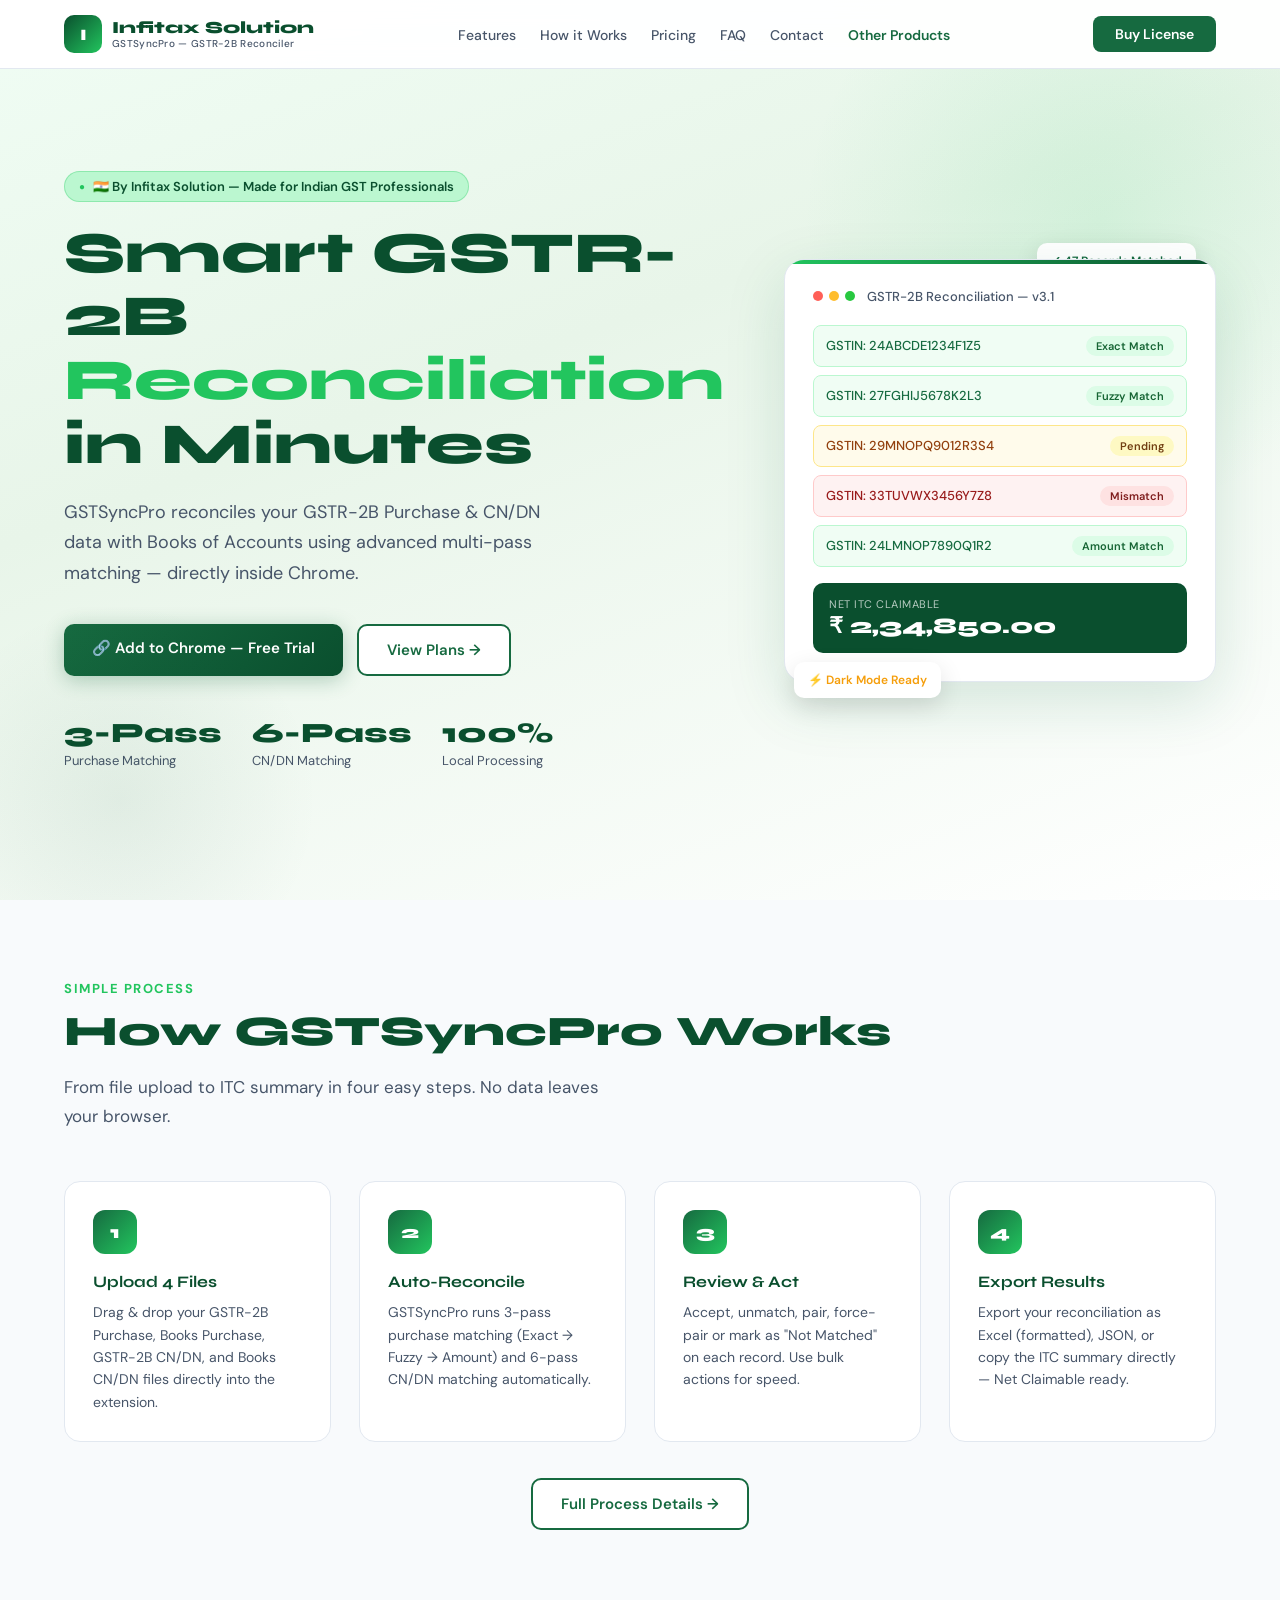
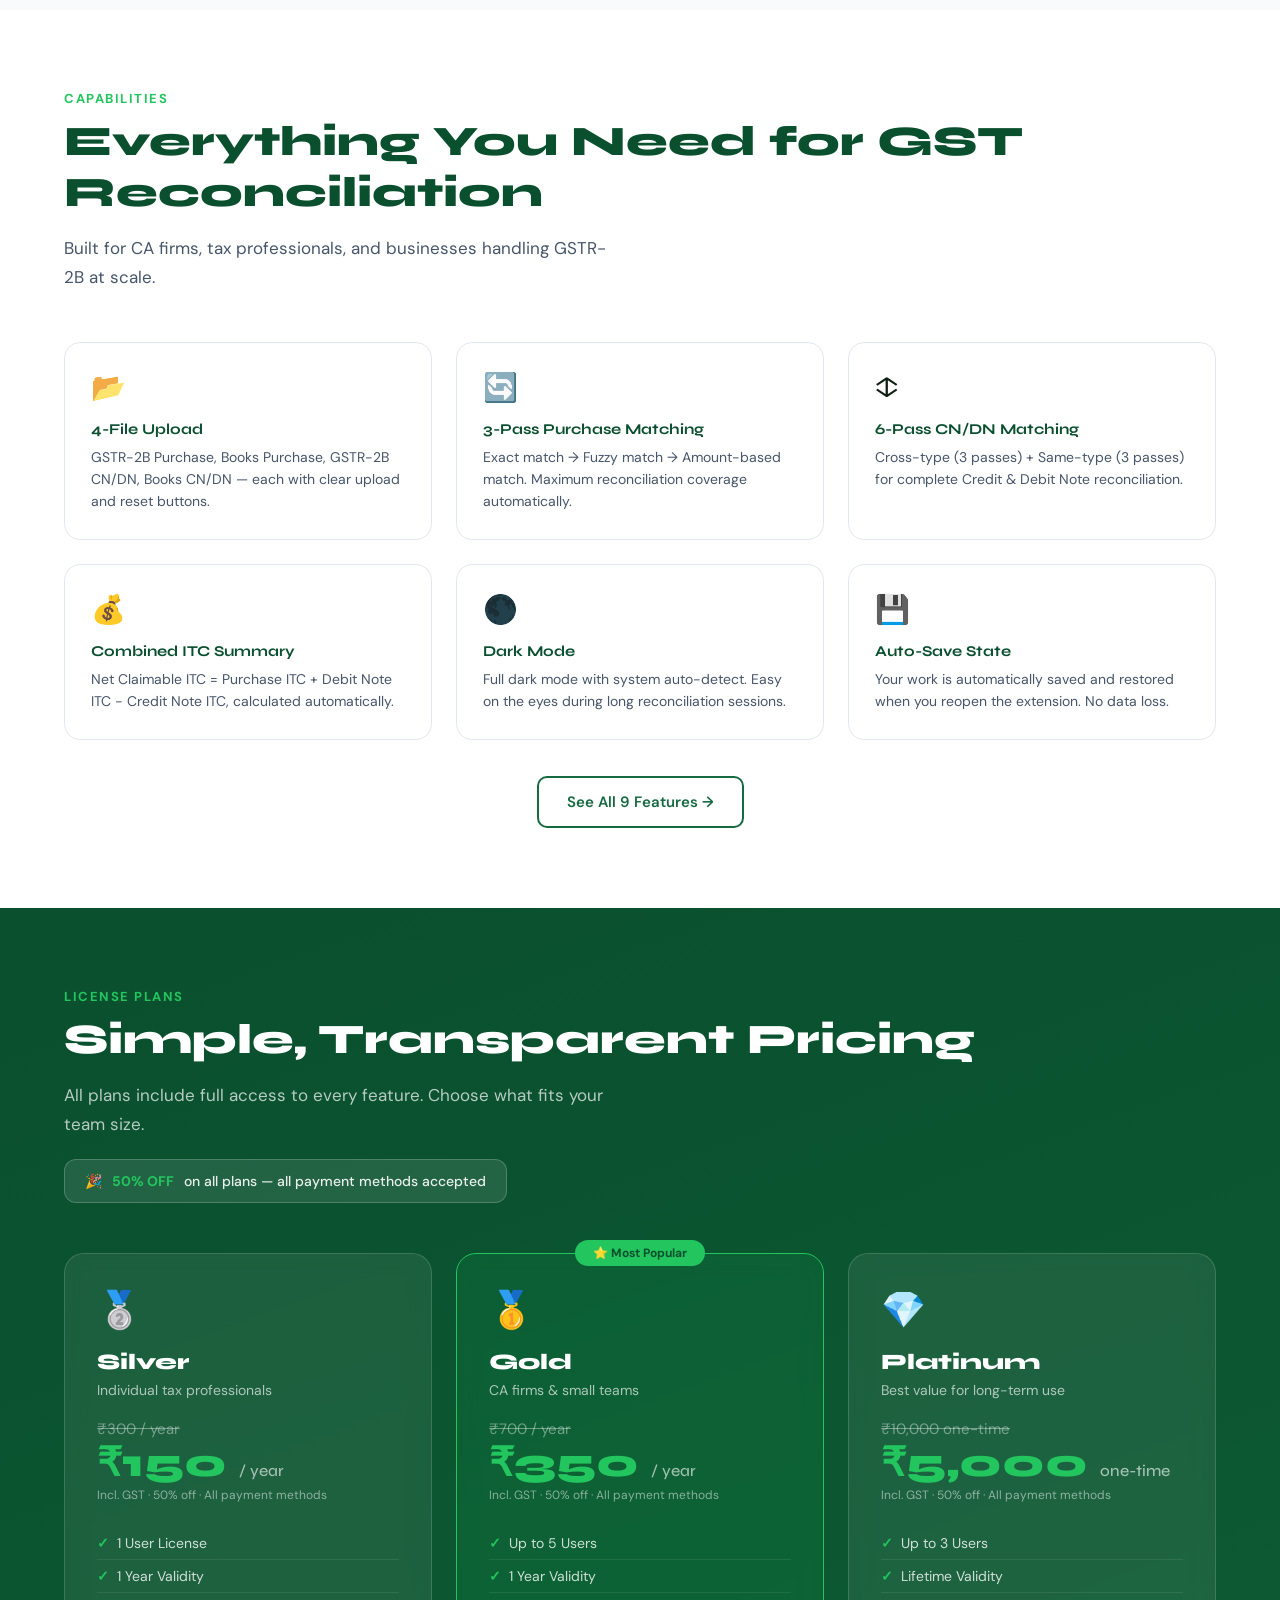
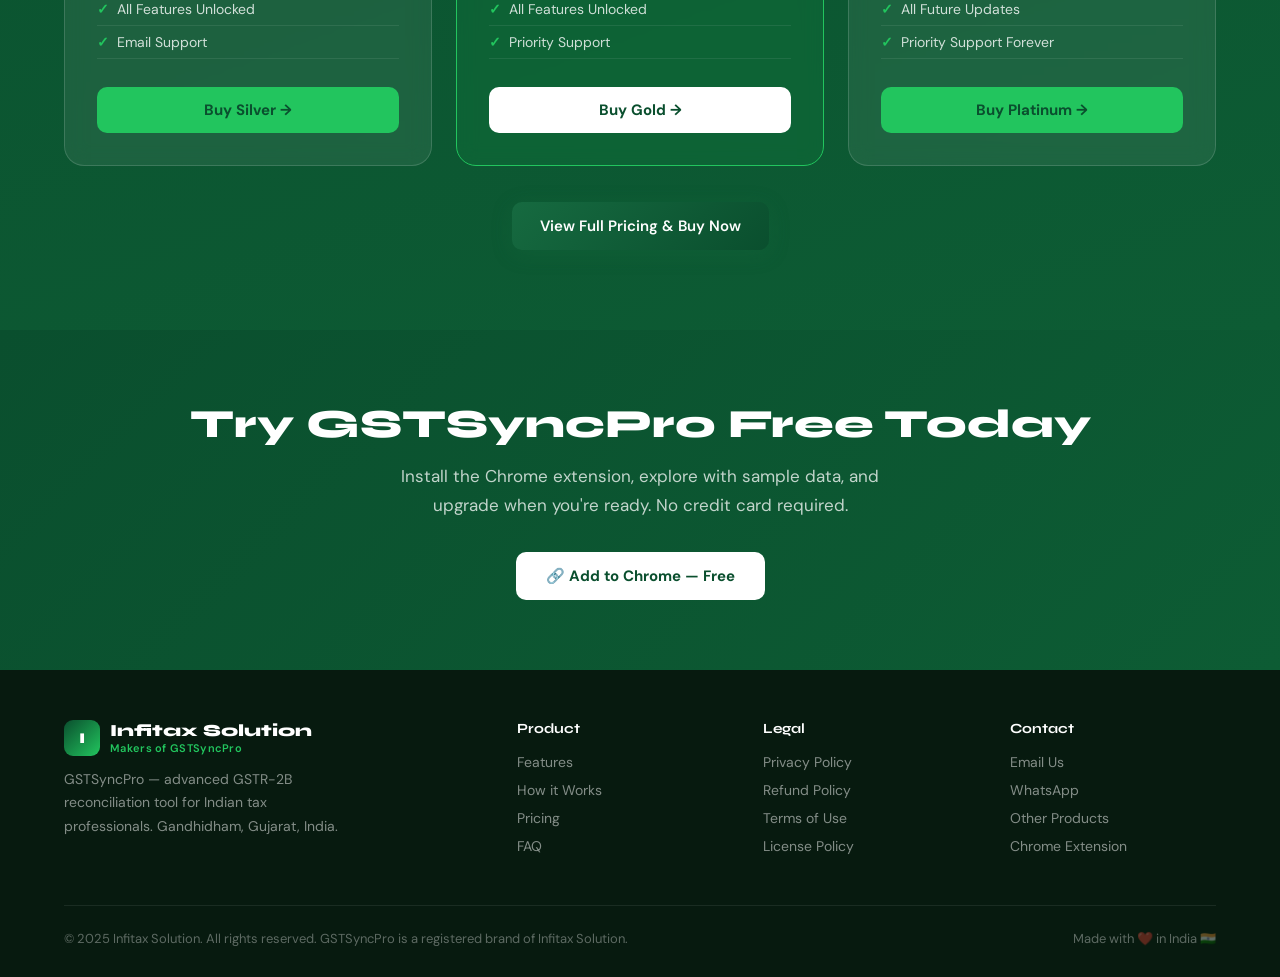
<file: index.html>
<!DOCTYPE html>
<html lang="en">
<head>
<meta charset="UTF-8">
<meta name="viewport" content="width=device-width, initial-scale=1.0">
<title>GSTSyncPro – Advanced GSTR-2B Reconciliation | Infitax Solution</title>
<meta name="description" content="GSTSyncPro by Infitax Solution — powerful Chrome extension for GSTR-2B vs Books reconciliation. Trusted by GST professionals across India.">
<link rel="preconnect" href="https://fonts.googleapis.com"><link href="https://fonts.googleapis.com/css2?family=Syne:wght@400;600;700;800&family=DM+Sans:wght@300;400;500;600&display=swap" rel="stylesheet">
<link rel="stylesheet" href="assets/style.css">
</head>
<body>
<nav>
  <div class="nav-inner">
    <a href="" class="nav-logo">
      <div class="logo-icon">I</div>
      <div class="logo-text">
        <span class="logo-brand">Infitax Solution</span>
        <span class="logo-sub">GSTSyncPro — GSTR-2B Reconciler</span>
      </div>
    </a>
    <ul class="nav-links">
      <li><a href="features/" data-nav="features">Features</a></li>
      <li><a href="how-it-works/" data-nav="how-it-works">How it Works</a></li>
      <li><a href="pricing/" data-nav="pricing">Pricing</a></li>
      <li><a href="faq/" data-nav="faq">FAQ</a></li>
      <li><a href="contact/" data-nav="contact">Contact</a></li>
      <li><a href="products/" data-nav="products" class="nav-products">Other Products</a></li>
      
    </ul>
    <a href="pricing/" class="nav-cta">Buy License</a>
    <div class="hamburger" onclick="toggleMenu()"><span></span><span></span><span></span></div>
  </div>
</nav>
<div class="mobile-menu" id="mobileMenu">
  <a href="features/" onclick="toggleMenu()">Features</a>
  <a href="how-it-works/" onclick="toggleMenu()">How it Works</a>
  <a href="pricing/" onclick="toggleMenu()">Pricing</a>
  <a href="faq/" onclick="toggleMenu()">FAQ</a>
  <a href="contact/" onclick="toggleMenu()">Contact</a>
  <a href="products/" onclick="toggleMenu()">Other Products</a>
  <a href="pricing/" onclick="toggleMenu()" style="color:var(--green-mid);font-weight:700;margin-top:8px">&#128273; Buy License</a>
</div>

<!-- HERO -->
<section class="hero" id="home">
  <div class="hero-inner">
    <div>
      <div class="hero-badge">&#127470;&#127475; By Infitax Solution &#8212; Made for Indian GST Professionals</div>
      <h1 class="hero-h1">Smart GSTR-2B<br><span>Reconciliation</span><br>in Minutes</h1>
      <p class="hero-sub">GSTSyncPro reconciles your GSTR-2B Purchase &amp; CN/DN data with Books of Accounts using advanced multi-pass matching &#8212; directly inside Chrome.</p>
      <div class="hero-actions">
        <a href="https://infitaxsolution.github.io/GstSynPro/" target="_blank" class="btn-primary">&#128279; Add to Chrome &#8212; Free Trial</a>
        <a href="pricing/" class="btn-secondary">View Plans &#8594;</a>
      </div>
      <div class="hero-stats">
        <div class="stat"><div class="stat-num">3-Pass</div><div class="stat-label">Purchase Matching</div></div>
        <div class="stat"><div class="stat-num">6-Pass</div><div class="stat-label">CN/DN Matching</div></div>
        <div class="stat"><div class="stat-num">100%</div><div class="stat-label">Local Processing</div></div>
      </div>
    </div>
    <div class="hero-visual">
      <div class="floating-tag t1">&#10003; 47 Records Matched</div>
      <div class="hero-card">
        <div class="card-header">
          <div class="card-dots"><span></span><span></span><span></span></div>
          <span class="card-title">GSTR-2B Reconciliation &#8212; v3.1</span>
        </div>
        <div class="match-row matched"><span>GSTIN: 24ABCDE1234F1Z5</span><span class="match-badge m">Exact Match</span></div>
        <div class="match-row matched"><span>GSTIN: 27FGHIJ5678K2L3</span><span class="match-badge m">Fuzzy Match</span></div>
        <div class="match-row pending"><span>GSTIN: 29MNOPQ9012R3S4</span><span class="match-badge p">Pending</span></div>
        <div class="match-row mismatch"><span>GSTIN: 33TUVWX3456Y7Z8</span><span class="match-badge x">Mismatch</span></div>
        <div class="match-row matched"><span>GSTIN: 24LMNOP7890Q1R2</span><span class="match-badge m">Amount Match</span></div>
        <div class="itc-box"><div class="itc-label">Net ITC Claimable</div><div class="itc-amount">&#8377; 2,34,850.00</div></div>
      </div>
      <div class="floating-tag t2">&#9889; Dark Mode Ready</div>
    </div>
  </div>
</section>

<!-- HOW IT WORKS TEASER -->
<section class="how-bg" id="how">
  <div class="section-inner">
    <div class="section-label">Simple Process</div>
    <div class="section-title">How GSTSyncPro Works</div>
    <p class="section-sub">From file upload to ITC summary in four easy steps. No data leaves your browser.</p>
    <div class="steps">
      <div class="step-card"><div class="step-num">1</div><h3>Upload 4 Files</h3><p>Drag &amp; drop your GSTR-2B Purchase, Books Purchase, GSTR-2B CN/DN, and Books CN/DN files directly into the extension.</p></div>
      <div class="step-card"><div class="step-num">2</div><h3>Auto-Reconcile</h3><p>GSTSyncPro runs 3-pass purchase matching (Exact &#8594; Fuzzy &#8594; Amount) and 6-pass CN/DN matching automatically.</p></div>
      <div class="step-card"><div class="step-num">3</div><h3>Review &amp; Act</h3><p>Accept, unmatch, pair, force-pair or mark as "Not Matched" on each record. Use bulk actions for speed.</p></div>
      <div class="step-card"><div class="step-num">4</div><h3>Export Results</h3><p>Export your reconciliation as Excel (formatted), JSON, or copy the ITC summary directly &#8212; Net Claimable ready.</p></div>
    </div>
    <div style="text-align:center;margin-top:36px"><a href="how-it-works/" class="btn-secondary">Full Process Details &#8594;</a></div>
  </div>
</section>

<!-- FEATURES TEASER -->
<section id="features">
  <div class="section-inner">
    <div class="section-label">Capabilities</div>
    <div class="section-title">Everything You Need for GST Reconciliation</div>
    <p class="section-sub">Built for CA firms, tax professionals, and businesses handling GSTR-2B at scale.</p>
    <div class="features-grid">
      <div class="feat"><div class="feat-icon">&#128194;</div><h3>4-File Upload</h3><p>GSTR-2B Purchase, Books Purchase, GSTR-2B CN/DN, Books CN/DN &#8212; each with clear upload and reset buttons.</p></div>
      <div class="feat"><div class="feat-icon">&#128260;</div><h3>3-Pass Purchase Matching</h3><p>Exact match &#8594; Fuzzy match &#8594; Amount-based match. Maximum reconciliation coverage automatically.</p></div>
      <div class="feat"><div class="feat-icon">&#8597;&#65039;</div><h3>6-Pass CN/DN Matching</h3><p>Cross-type (3 passes) + Same-type (3 passes) for complete Credit &amp; Debit Note reconciliation.</p></div>
      <div class="feat"><div class="feat-icon">&#128176;</div><h3>Combined ITC Summary</h3><p>Net Claimable ITC = Purchase ITC + Debit Note ITC &#8722; Credit Note ITC, calculated automatically.</p></div>
      <div class="feat"><div class="feat-icon">&#127761;</div><h3>Dark Mode</h3><p>Full dark mode with system auto-detect. Easy on the eyes during long reconciliation sessions.</p></div>
      <div class="feat"><div class="feat-icon">&#128190;</div><h3>Auto-Save State</h3><p>Your work is automatically saved and restored when you reopen the extension. No data loss.</p></div>
    </div>
    <div style="text-align:center;margin-top:36px"><a href="features/" class="btn-secondary">See All 9 Features &#8594;</a></div>
  </div>
</section>

<!-- PRICING TEASER -->
<section class="pricing-bg" id="pricing">
  <div class="section-inner">
    <div class="section-label">License Plans</div>
    <div class="section-title">Simple, Transparent Pricing</div>
    <p class="section-sub">All plans include full access to every feature. Choose what fits your team size.</p>
    <div class="discount-banner">&#127881; <strong>50% OFF</strong> on all plans &#8212; all payment methods accepted</div>
    <div class="plans">
      <div class="plan">
        <div class="plan-icon">&#129352;</div>
        <div class="plan-name">Silver</div>
        <div class="plan-desc">Individual tax professionals</div>
        <div class="plan-price"><span class="price-original">&#8377;300 / year</span><span class="price-current">&#8377;150 <span>/ year</span></span></div>
        <div class="price-note">Incl. GST &middot; 50% off &middot; All payment methods</div>
        <ul class="plan-features"><li>1 User License</li><li>1 Year Validity</li><li>All Features Unlocked</li><li>Email Support</li></ul>
        <a href="pricing/" class="plan-btn" style="text-decoration:none">Buy Silver &#8594;</a>
      </div>
      <div class="plan popular">
        <div class="popular-badge">&#11088; Most Popular</div>
        <div class="plan-icon">&#129351;</div>
        <div class="plan-name">Gold</div>
        <div class="plan-desc">CA firms &amp; small teams</div>
        <div class="plan-price"><span class="price-original">&#8377;700 / year</span><span class="price-current">&#8377;350 <span>/ year</span></span></div>
        <div class="price-note">Incl. GST &middot; 50% off &middot; All payment methods</div>
        <ul class="plan-features"><li>Up to 5 Users</li><li>1 Year Validity</li><li>All Features Unlocked</li><li>Priority Support</li></ul>
        <a href="pricing/" class="plan-btn" style="text-decoration:none">Buy Gold &#8594;</a>
      </div>
      <div class="plan">
        <div class="plan-icon">&#128142;</div>
        <div class="plan-name">Platinum</div>
        <div class="plan-desc">Best value for long-term use</div>
        <div class="plan-price"><span class="price-original">&#8377;10,000 one-time</span><span class="price-current">&#8377;5,000 <span>one-time</span></span></div>
        <div class="price-note">Incl. GST &middot; 50% off &middot; All payment methods</div>
        <ul class="plan-features"><li>Up to 3 Users</li><li>Lifetime Validity</li><li>All Future Updates</li><li>Priority Support Forever</li></ul>
        <a href="pricing/" class="plan-btn" style="text-decoration:none">Buy Platinum &#8594;</a>
      </div>
    </div>
    <div style="text-align:center;margin-top:36px"><a href="pricing/" class="btn-primary">View Full Pricing &amp; Buy Now</a></div>
  </div>
</section>

<!-- CTA -->
<div class="cta-band">
  <div class="section-inner">
    <h2>Try GSTSyncPro Free Today</h2>
    <p>Install the Chrome extension, explore with sample data, and upgrade when you're ready. No credit card required.</p>
    <a href="https://infitaxsolution.github.io/GstSynPro/" target="_blank" class="btn-white">&#128279; Add to Chrome &#8212; Free</a>
  </div>
</div>

<footer>
  <div class="footer-inner">
    <div class="footer-top">
      <div class="footer-brand">
        <div style="display:flex;align-items:center;gap:10px;margin-bottom:4px">
          <div style="width:36px;height:36px;background:linear-gradient(135deg,#0a4f2e,#22c55e);border-radius:9px;display:flex;align-items:center;justify-content:center;color:#fff;font-family:Syne,sans-serif;font-weight:800;font-size:15px">I</div>
          <div>
            <div style="color:#fff;font-family:Syne,sans-serif;font-weight:800;font-size:17px">Infitax Solution</div>
            <div style="color:#22c55e;font-size:11px;font-weight:600;letter-spacing:.3px">Makers of GSTSyncPro</div>
          </div>
        </div>
        <p>GSTSyncPro — advanced GSTR-2B reconciliation tool for Indian tax professionals. Gandhidham, Gujarat, India.</p>
      </div>
      <div class="footer-col">
        <h4>Product</h4>
        <a href="features/">Features</a>
        <a href="how-it-works/">How it Works</a>
        <a href="pricing/">Pricing</a>
        <a href="faq/">FAQ</a>
      </div>
      <div class="footer-col">
        <h4>Legal</h4>
        <a href="policies/privacy/">Privacy Policy</a>
        <a href="policies/refund/">Refund Policy</a>
        <a href="policies/terms/">Terms of Use</a>
        <a href="policies/license/">License Policy</a>
      </div>
      <div class="footer-col">
        <h4>Contact</h4>
        <a href="mailto:Infitaxsolution@gmail.com">Email Us</a>
        <a href="https://wa.me/916354030446" target="_blank">WhatsApp</a>
        <a href="products/">Other Products</a>
        <a href="https://infitaxsolution.github.io/GstSynPro/" target="_blank">Chrome Extension</a>
      </div>
    </div>
    <div class="footer-bottom">
      <p>&#169; 2025 Infitax Solution. All rights reserved. GSTSyncPro is a registered brand of Infitax Solution.</p>
      <p>Made with &#10084;&#65039; in India &#127470;&#127475;</p>
    </div>
  </div>
</footer>
<div class="modal-overlay" id="payModal">
  <div class="modal">
    <button class="modal-close" onclick="closeModal()">&#10005;</button>
    <div id="modal-body"></div>
  </div>
</div>
<div class="toast" id="toast"></div>
<script src="assets/script.js"></script>
</body>
</html>
</file>
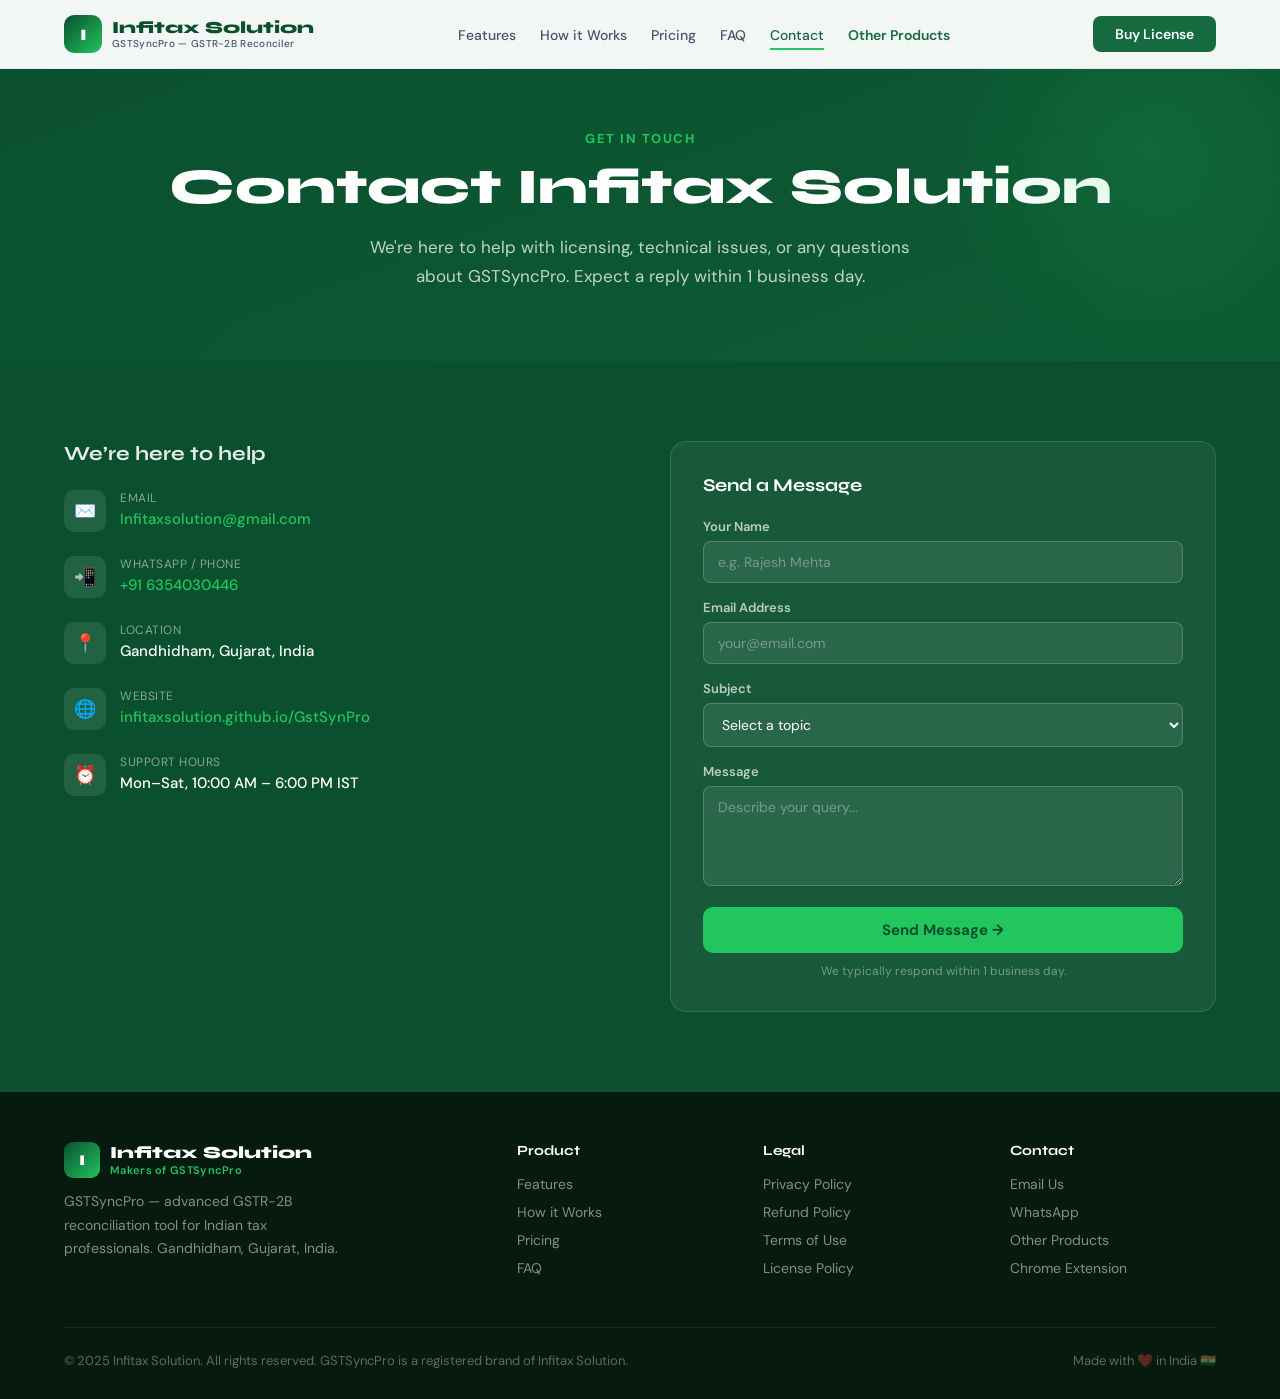
<file: contact/index.html>
<!DOCTYPE html>
<html lang="en">
<head>
<meta charset="UTF-8">
<meta name="viewport" content="width=device-width, initial-scale=1.0">
<title>Contact — GSTSyncPro | Infitax Solution</title>
<meta name="description" content="Contact Infitax Solution for GSTSyncPro support, licensing queries, or technical help. Email, WhatsApp, or use our contact form.">
<link rel="preconnect" href="https://fonts.googleapis.com"><link href="https://fonts.googleapis.com/css2?family=Syne:wght@400;600;700;800&family=DM+Sans:wght@300;400;500;600&display=swap" rel="stylesheet">
<link rel="stylesheet" href="../assets/style.css">
</head>
<body>
<nav>
  <div class="nav-inner">
    <a href="../" class="nav-logo">
      <div class="logo-icon">I</div>
      <div class="logo-text">
        <span class="logo-brand">Infitax Solution</span>
        <span class="logo-sub">GSTSyncPro — GSTR-2B Reconciler</span>
      </div>
    </a>
    <ul class="nav-links">
      <li><a href="../features/" data-nav="features">Features</a></li>
      <li><a href="../how-it-works/" data-nav="how-it-works">How it Works</a></li>
      <li><a href="../pricing/" data-nav="pricing">Pricing</a></li>
      <li><a href="../faq/" data-nav="faq">FAQ</a></li>
      <li><a href="../contact/" data-nav="contact">Contact</a></li>
      <li><a href="../products/" data-nav="products" class="nav-products">Other Products</a></li>
      
    </ul>
    <a href="../pricing/" class="nav-cta">Buy License</a>
    <div class="hamburger" onclick="toggleMenu()"><span></span><span></span><span></span></div>
  </div>
</nav>
<div class="mobile-menu" id="mobileMenu">
  <a href="../features/" onclick="toggleMenu()">Features</a>
  <a href="../how-it-works/" onclick="toggleMenu()">How it Works</a>
  <a href="../pricing/" onclick="toggleMenu()">Pricing</a>
  <a href="../faq/" onclick="toggleMenu()">FAQ</a>
  <a href="../contact/" onclick="toggleMenu()">Contact</a>
  <a href="../products/" onclick="toggleMenu()">Other Products</a>
  <a href="../pricing/" onclick="toggleMenu()" style="color:var(--green-mid);font-weight:700;margin-top:8px">&#128273; Buy License</a>
</div>
<div class="page-header">
  <div class="section-inner">
    <div class="section-label">Get in Touch</div>
    <h1>Contact Infitax Solution</h1>
    <p>We're here to help with licensing, technical issues, or any questions about GSTSyncPro. Expect a reply within 1 business day.</p>
  </div>
</div>
<section class="contact-dark">
  <div class="section-inner">
    <div class="contact-grid">
      <div class="contact-info">
        <h3>We&#8217;re here to help</h3>
        <div class="contact-item">
          <div class="c-icon">&#9993;&#65039;</div>
          <div><div class="c-label">Email</div><div class="c-val"><a href="mailto:Infitaxsolution@gmail.com">Infitaxsolution@gmail.com</a></div></div>
        </div>
        <div class="contact-item">
          <div class="c-icon">&#128242;</div>
          <div><div class="c-label">WhatsApp / Phone</div><div class="c-val"><a href="https://wa.me/916354030446" target="_blank">+91 6354030446</a></div></div>
        </div>
        <div class="contact-item">
          <div class="c-icon">&#128205;</div>
          <div><div class="c-label">Location</div><div class="c-val">Gandhidham, Gujarat, India</div></div>
        </div>
        <div class="contact-item">
          <div class="c-icon">&#127760;</div>
          <div><div class="c-label">Website</div><div class="c-val"><a href="https://infitaxsolution.github.io/GstSynPro/" target="_blank">infitaxsolution.github.io/GstSynPro</a></div></div>
        </div>
        <div class="contact-item">
          <div class="c-icon">&#9200;</div>
          <div><div class="c-label">Support Hours</div><div class="c-val">Mon&#8211;Sat, 10:00 AM &#8211; 6:00 PM IST</div></div>
        </div>
      </div>
      <div class="contact-form-box">
        <h3>Send a Message</h3>
        <div class="form-group"><label>Your Name</label><input type="text" placeholder="e.g. Rajesh Mehta" id="cf-name"></div>
        <div class="form-group"><label>Email Address</label><input type="email" placeholder="your@email.com" id="cf-email"></div>
        <div class="form-group"><label>Subject</label>
          <select id="cf-subject">
            <option value="">Select a topic</option>
            <option>License Activation Issue</option>
            <option>Purchase / Payment Query</option>
            <option>Refund Request</option>
            <option>Technical Support</option>
            <option>General Inquiry</option>
          </select>
        </div>
        <div class="form-group"><label>Message</label><textarea placeholder="Describe your query..." id="cf-msg"></textarea></div>
        <button class="submit-btn" onclick="submitForm()">Send Message &#8594;</button>
        <p class="form-note">We typically respond within 1 business day.</p>
      </div>
    </div>
  </div>
</section>
<footer>
  <div class="footer-inner">
    <div class="footer-top">
      <div class="footer-brand">
        <div style="display:flex;align-items:center;gap:10px;margin-bottom:4px">
          <div style="width:36px;height:36px;background:linear-gradient(135deg,#0a4f2e,#22c55e);border-radius:9px;display:flex;align-items:center;justify-content:center;color:#fff;font-family:Syne,sans-serif;font-weight:800;font-size:15px">I</div>
          <div>
            <div style="color:#fff;font-family:Syne,sans-serif;font-weight:800;font-size:17px">Infitax Solution</div>
            <div style="color:#22c55e;font-size:11px;font-weight:600;letter-spacing:.3px">Makers of GSTSyncPro</div>
          </div>
        </div>
        <p>GSTSyncPro — advanced GSTR-2B reconciliation tool for Indian tax professionals. Gandhidham, Gujarat, India.</p>
      </div>
      <div class="footer-col">
        <h4>Product</h4>
        <a href="../features/">Features</a>
        <a href="../how-it-works/">How it Works</a>
        <a href="../pricing/">Pricing</a>
        <a href="../faq/">FAQ</a>
      </div>
      <div class="footer-col">
        <h4>Legal</h4>
        <a href="../policies/privacy/">Privacy Policy</a>
        <a href="../policies/refund/">Refund Policy</a>
        <a href="../policies/terms/">Terms of Use</a>
        <a href="../policies/license/">License Policy</a>
      </div>
      <div class="footer-col">
        <h4>Contact</h4>
        <a href="mailto:Infitaxsolution@gmail.com">Email Us</a>
        <a href="https://wa.me/916354030446" target="_blank">WhatsApp</a>
        <a href="../products/">Other Products</a>
        <a href="https://infitaxsolution.github.io/GstSynPro/" target="_blank">Chrome Extension</a>
      </div>
    </div>
    <div class="footer-bottom">
      <p>&#169; 2025 Infitax Solution. All rights reserved. GSTSyncPro is a registered brand of Infitax Solution.</p>
      <p>Made with &#10084;&#65039; in India &#127470;&#127475;</p>
    </div>
  </div>
</footer>

<div class="toast" id="toast"></div>
<script src="../assets/script.js"></script>
</body>
</html>
</file>
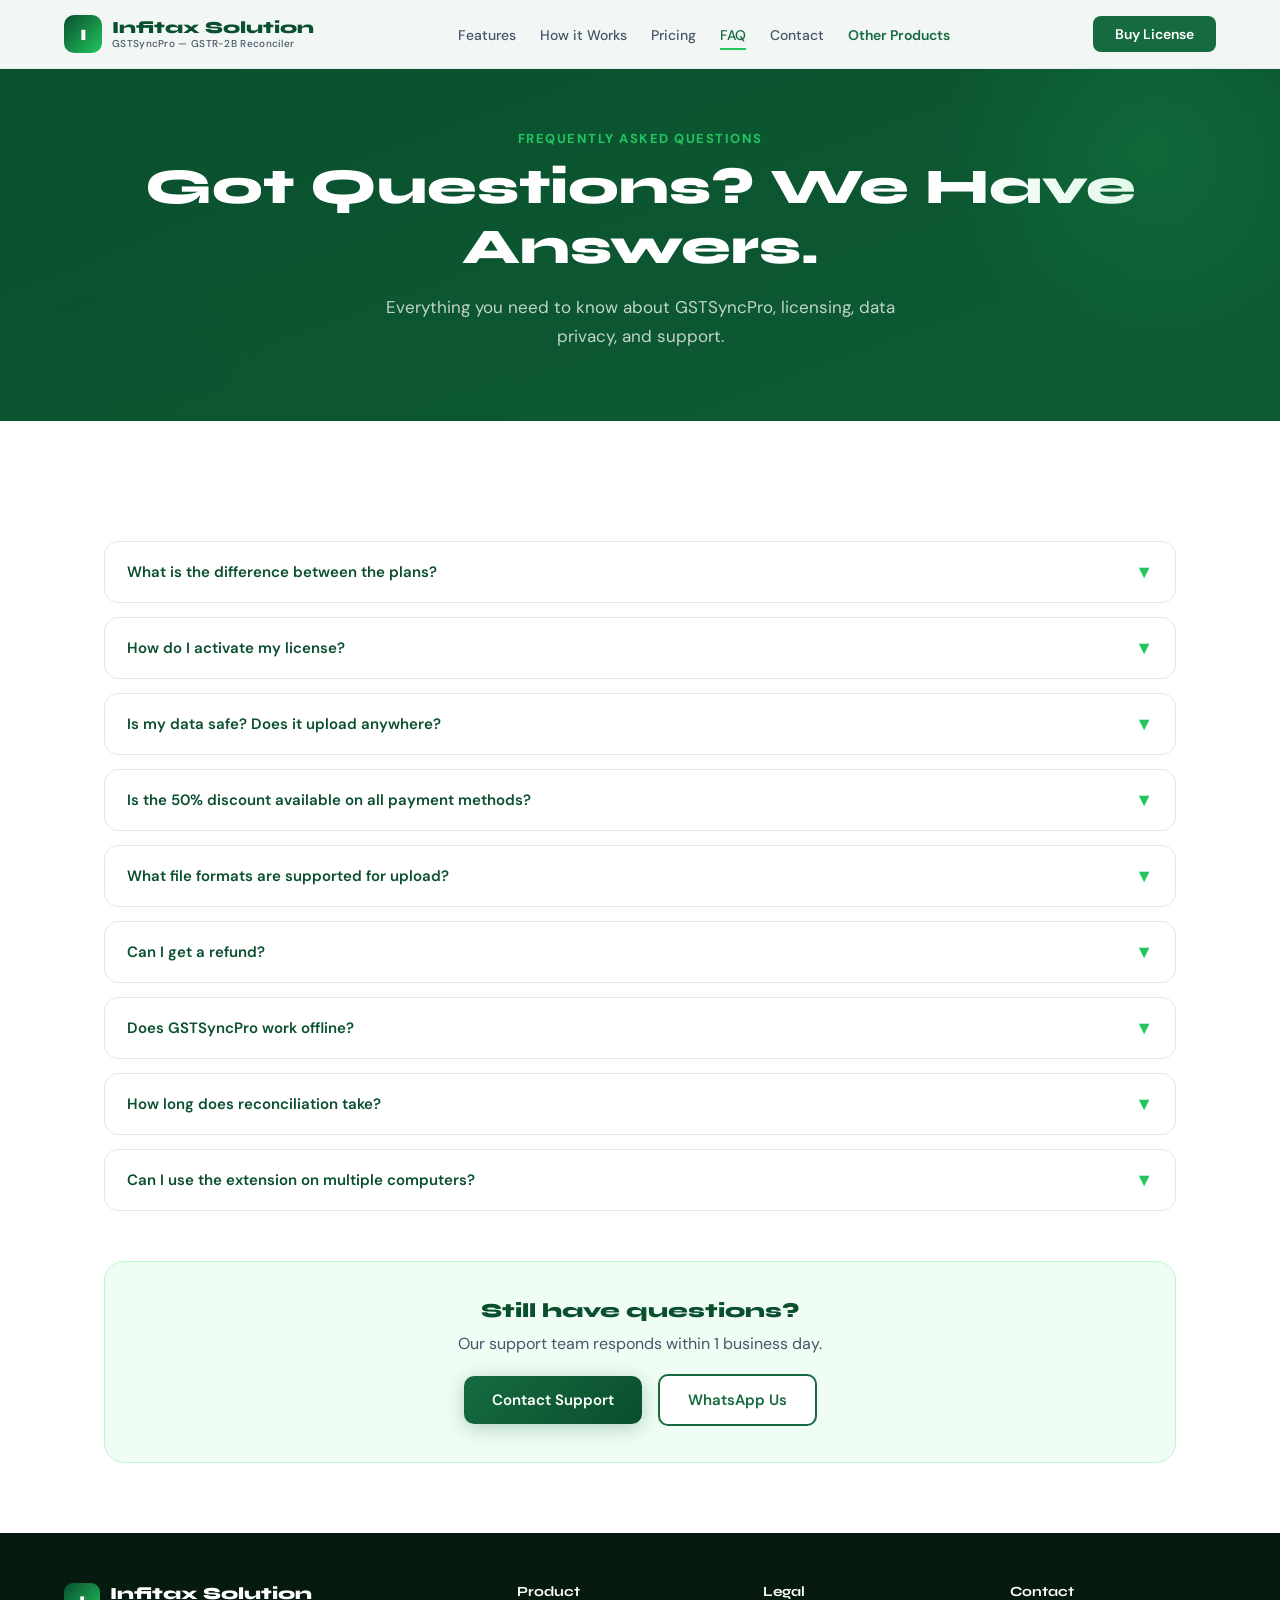
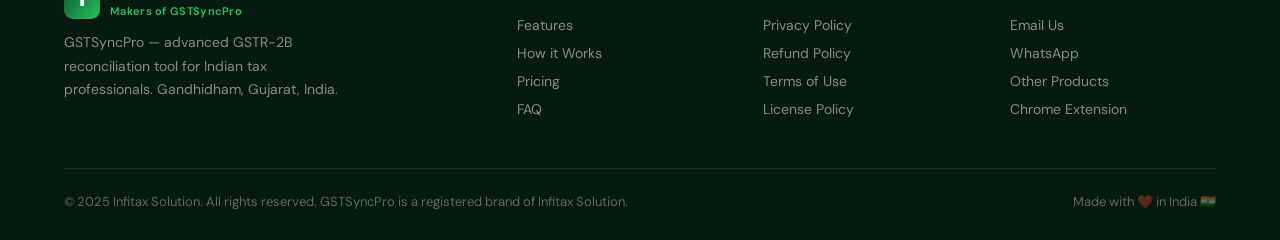
<file: faq/index.html>
<!DOCTYPE html>
<html lang="en">
<head>
<meta charset="UTF-8">
<meta name="viewport" content="width=device-width, initial-scale=1.0">
<title>FAQ — GSTSyncPro | Infitax Solution</title>
<meta name="description" content="Frequently asked questions about GSTSyncPro: licensing, activation, data privacy, refunds, file formats and more.">
<link rel="preconnect" href="https://fonts.googleapis.com"><link href="https://fonts.googleapis.com/css2?family=Syne:wght@400;600;700;800&family=DM+Sans:wght@300;400;500;600&display=swap" rel="stylesheet">
<link rel="stylesheet" href="../assets/style.css">
</head>
<body>
<nav>
  <div class="nav-inner">
    <a href="../" class="nav-logo">
      <div class="logo-icon">I</div>
      <div class="logo-text">
        <span class="logo-brand">Infitax Solution</span>
        <span class="logo-sub">GSTSyncPro — GSTR-2B Reconciler</span>
      </div>
    </a>
    <ul class="nav-links">
      <li><a href="../features/" data-nav="features">Features</a></li>
      <li><a href="../how-it-works/" data-nav="how-it-works">How it Works</a></li>
      <li><a href="../pricing/" data-nav="pricing">Pricing</a></li>
      <li><a href="../faq/" data-nav="faq">FAQ</a></li>
      <li><a href="../contact/" data-nav="contact">Contact</a></li>
      <li><a href="../products/" data-nav="products" class="nav-products">Other Products</a></li>
      
    </ul>
    <a href="../pricing/" class="nav-cta">Buy License</a>
    <div class="hamburger" onclick="toggleMenu()"><span></span><span></span><span></span></div>
  </div>
</nav>
<div class="mobile-menu" id="mobileMenu">
  <a href="../features/" onclick="toggleMenu()">Features</a>
  <a href="../how-it-works/" onclick="toggleMenu()">How it Works</a>
  <a href="../pricing/" onclick="toggleMenu()">Pricing</a>
  <a href="../faq/" onclick="toggleMenu()">FAQ</a>
  <a href="../contact/" onclick="toggleMenu()">Contact</a>
  <a href="../products/" onclick="toggleMenu()">Other Products</a>
  <a href="../pricing/" onclick="toggleMenu()" style="color:var(--green-mid);font-weight:700;margin-top:8px">&#128273; Buy License</a>
</div>
<div class="page-header">
  <div class="section-inner">
    <div class="section-label">Frequently Asked Questions</div>
    <h1>Got Questions? We Have Answers.</h1>
    <p>Everything you need to know about GSTSyncPro, licensing, data privacy, and support.</p>
  </div>
</div>
<div class="page-inner">
  <div class="faq-list">
  <div class="faq-item">
    <div class="faq-q" onclick="toggleFaq(this)">What is the difference between the plans? <span class="faq-arrow">&#9660;</span></div>
    <div class="faq-a">Silver is for 1 user for 1 year (&#8377;150 incl. GST). Gold is for up to 5 users for 1 year (&#8377;350 incl. GST). Platinum is for up to 3 users with lifetime access and all future updates (&#8377;5,000 incl. GST). All plans unlock the same features &#8212; only user count and validity differ. All prices shown are after the 50% launch discount.</div>
  </div>
  <div class="faq-item">
    <div class="faq-q" onclick="toggleFaq(this)">How do I activate my license? <span class="faq-arrow">&#9660;</span></div>
    <div class="faq-a">After purchase, you will receive your license key via email at the address you provide during checkout. Open the GSTSyncPro extension, go to the Activate License screen, enter your email and license key, and click Verify &amp; Activate.</div>
  </div>
  <div class="faq-item">
    <div class="faq-q" onclick="toggleFaq(this)">Is my data safe? Does it upload anywhere? <span class="faq-arrow">&#9660;</span></div>
    <div class="faq-a">Your financial data never leaves your device. GSTSyncPro processes all files locally inside your browser. Only license validation communicates with our server &#8212; no GST data, GSTIN, or invoice data is ever transmitted.</div>
  </div>
  <div class="faq-item">
    <div class="faq-q" onclick="toggleFaq(this)">Is the 50% discount available on all payment methods? <span class="faq-arrow">&#9660;</span></div>
    <div class="faq-a">Yes &#8212; the 50% launch discount applies to <strong>all payment methods</strong>: UPI, Credit Card, Debit Card, Net Banking, Wallets, and more. All prices shown on the site are already after the discount and inclusive of GST. No coupon code needed.</div>
  </div>
  <div class="faq-item">
    <div class="faq-q" onclick="toggleFaq(this)">What file formats are supported for upload? <span class="faq-arrow">&#9660;</span></div>
    <div class="faq-a">GSTSyncPro supports Excel (.xlsx, .xls) and CSV formats for all four file types &#8212; GSTR-2B Purchase, Books Purchase, GSTR-2B CN/DN, and Books CN/DN.</div>
  </div>
  <div class="faq-item">
    <div class="faq-q" onclick="toggleFaq(this)">Can I get a refund? <span class="faq-arrow">&#9660;</span></div>
    <div class="faq-a">Refunds are only considered for proven technical deficiencies or service failures caused by Infitax Solution that cannot be resolved within 7 working days. Refunds are <strong>not available</strong> for change of mind, user-side compatibility issues, or general dissatisfaction. Annual plan requests must be raised within 7 days of purchase. See our full <a href="../policies/refund/">Refund Policy</a> or email <a href="mailto:Infitaxsolution@gmail.com">Infitaxsolution@gmail.com</a>.</div>
  </div>
  <div class="faq-item">
    <div class="faq-q" onclick="toggleFaq(this)">Does GSTSyncPro work offline? <span class="faq-arrow">&#9660;</span></div>
    <div class="faq-a">Yes &#8212; reconciliation, matching, and export all work offline. An internet connection is only needed during initial license activation and periodic validation checks.</div>
  </div>
  <div class="faq-item">
    <div class="faq-q" onclick="toggleFaq(this)">How long does reconciliation take? <span class="faq-arrow">&#9660;</span></div>
    <div class="faq-a">For most datasets (up to a few thousand records), GSTSyncPro completes all matching passes in under 10 seconds. Performance depends on your computer and browser, but it is significantly faster than manual spreadsheet reconciliation.</div>
  </div>
  <div class="faq-item">
    <div class="faq-q" onclick="toggleFaq(this)">Can I use the extension on multiple computers? <span class="faq-arrow">&#9660;</span></div>
    <div class="faq-a">Each license is tied to the number of users &#8212; Silver (1 user), Gold (up to 5 users), Platinum (up to 3 users). You can install the extension on multiple devices, but only the licensed number of concurrent users may use file upload features.</div>
  </div>
  </div>
  <div style="text-align:center;margin-top:50px;padding:36px;background:var(--green-pale);border-radius:20px;border:1px solid var(--green-light)">
    <h3 style="font-family:Syne,sans-serif;font-size:20px;font-weight:800;color:var(--green-deep);margin-bottom:10px">Still have questions?</h3>
    <p style="color:var(--gray-600);margin-bottom:20px">Our support team responds within 1 business day.</p>
    <a href="../contact/" class="btn-primary" style="margin-right:12px">Contact Support</a>
    <a href="https://wa.me/916354030446" target="_blank" class="btn-secondary">WhatsApp Us</a>
  </div>
</div>
<footer>
  <div class="footer-inner">
    <div class="footer-top">
      <div class="footer-brand">
        <div style="display:flex;align-items:center;gap:10px;margin-bottom:4px">
          <div style="width:36px;height:36px;background:linear-gradient(135deg,#0a4f2e,#22c55e);border-radius:9px;display:flex;align-items:center;justify-content:center;color:#fff;font-family:Syne,sans-serif;font-weight:800;font-size:15px">I</div>
          <div>
            <div style="color:#fff;font-family:Syne,sans-serif;font-weight:800;font-size:17px">Infitax Solution</div>
            <div style="color:#22c55e;font-size:11px;font-weight:600;letter-spacing:.3px">Makers of GSTSyncPro</div>
          </div>
        </div>
        <p>GSTSyncPro — advanced GSTR-2B reconciliation tool for Indian tax professionals. Gandhidham, Gujarat, India.</p>
      </div>
      <div class="footer-col">
        <h4>Product</h4>
        <a href="../features/">Features</a>
        <a href="../how-it-works/">How it Works</a>
        <a href="../pricing/">Pricing</a>
        <a href="../faq/">FAQ</a>
      </div>
      <div class="footer-col">
        <h4>Legal</h4>
        <a href="../policies/privacy/">Privacy Policy</a>
        <a href="../policies/refund/">Refund Policy</a>
        <a href="../policies/terms/">Terms of Use</a>
        <a href="../policies/license/">License Policy</a>
      </div>
      <div class="footer-col">
        <h4>Contact</h4>
        <a href="mailto:Infitaxsolution@gmail.com">Email Us</a>
        <a href="https://wa.me/916354030446" target="_blank">WhatsApp</a>
        <a href="../products/">Other Products</a>
        <a href="https://infitaxsolution.github.io/GstSynPro/" target="_blank">Chrome Extension</a>
      </div>
    </div>
    <div class="footer-bottom">
      <p>&#169; 2025 Infitax Solution. All rights reserved. GSTSyncPro is a registered brand of Infitax Solution.</p>
      <p>Made with &#10084;&#65039; in India &#127470;&#127475;</p>
    </div>
  </div>
</footer>

<div class="toast" id="toast"></div>
<script src="../assets/script.js"></script>
</body>
</html>
</file>
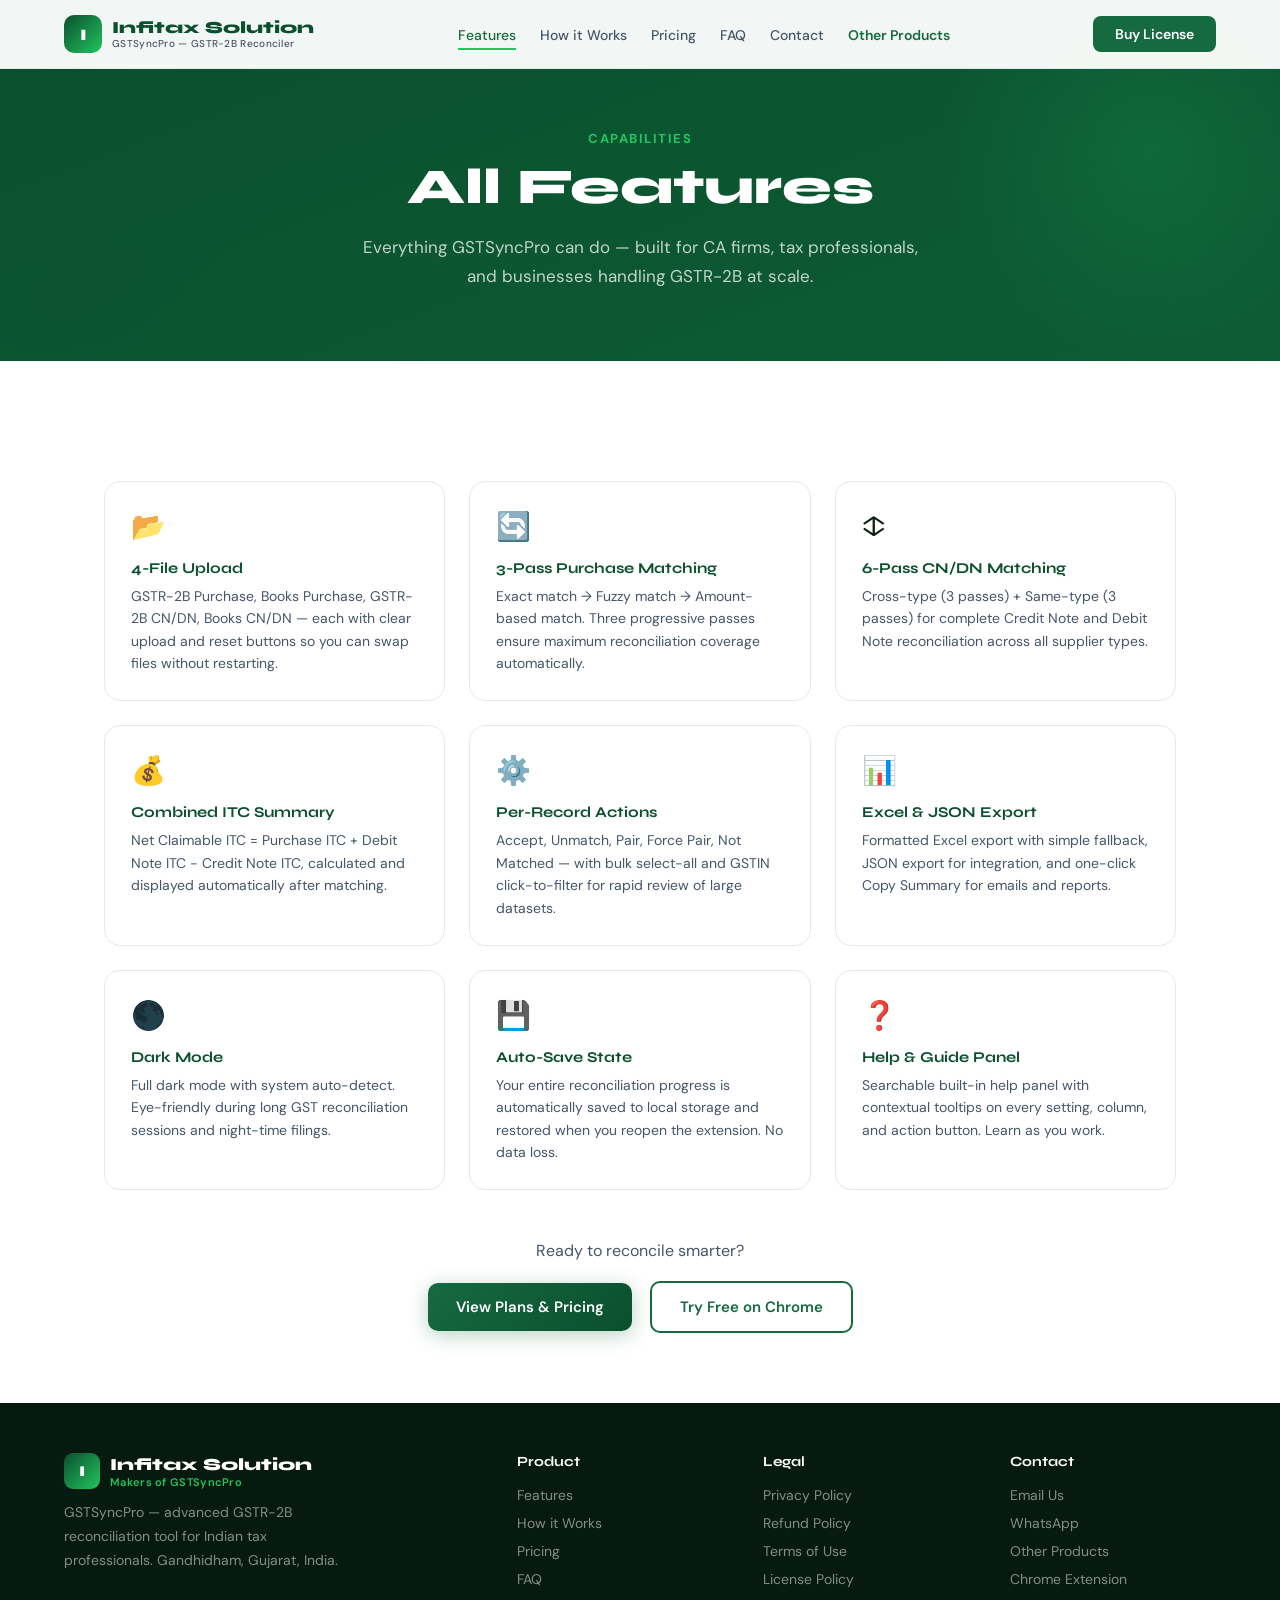
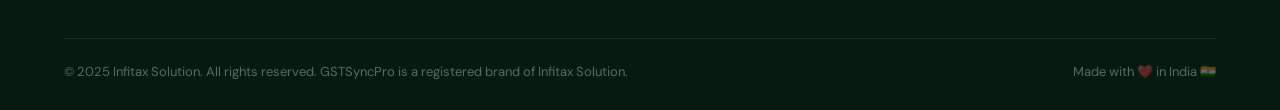
<file: features/index.html>
<!DOCTYPE html>
<html lang="en">
<head>
<meta charset="UTF-8">
<meta name="viewport" content="width=device-width, initial-scale=1.0">
<title>Features — GSTSyncPro | Infitax Solution</title>
<meta name="description" content="Explore all GSTSyncPro features: 3-pass purchase matching, 6-pass CN/DN matching, ITC summary, Excel export, dark mode and more.">
<link rel="preconnect" href="https://fonts.googleapis.com"><link href="https://fonts.googleapis.com/css2?family=Syne:wght@400;600;700;800&family=DM+Sans:wght@300;400;500;600&display=swap" rel="stylesheet">
<link rel="stylesheet" href="../assets/style.css">
</head>
<body>
<nav>
  <div class="nav-inner">
    <a href="../" class="nav-logo">
      <div class="logo-icon">I</div>
      <div class="logo-text">
        <span class="logo-brand">Infitax Solution</span>
        <span class="logo-sub">GSTSyncPro — GSTR-2B Reconciler</span>
      </div>
    </a>
    <ul class="nav-links">
      <li><a href="../features/" data-nav="features">Features</a></li>
      <li><a href="../how-it-works/" data-nav="how-it-works">How it Works</a></li>
      <li><a href="../pricing/" data-nav="pricing">Pricing</a></li>
      <li><a href="../faq/" data-nav="faq">FAQ</a></li>
      <li><a href="../contact/" data-nav="contact">Contact</a></li>
      <li><a href="../products/" data-nav="products" class="nav-products">Other Products</a></li>
      
    </ul>
    <a href="../pricing/" class="nav-cta">Buy License</a>
    <div class="hamburger" onclick="toggleMenu()"><span></span><span></span><span></span></div>
  </div>
</nav>
<div class="mobile-menu" id="mobileMenu">
  <a href="../features/" onclick="toggleMenu()">Features</a>
  <a href="../how-it-works/" onclick="toggleMenu()">How it Works</a>
  <a href="../pricing/" onclick="toggleMenu()">Pricing</a>
  <a href="../faq/" onclick="toggleMenu()">FAQ</a>
  <a href="../contact/" onclick="toggleMenu()">Contact</a>
  <a href="../products/" onclick="toggleMenu()">Other Products</a>
  <a href="../pricing/" onclick="toggleMenu()" style="color:var(--green-mid);font-weight:700;margin-top:8px">&#128273; Buy License</a>
</div>
<div class="page-header">
  <div class="section-inner">
    <div class="section-label">Capabilities</div>
    <h1>All Features</h1>
    <p>Everything GSTSyncPro can do — built for CA firms, tax professionals, and businesses handling GSTR-2B at scale.</p>
  </div>
</div>
<div class="page-inner">
  <div class="features-grid">
    <div class="feat"><div class="feat-icon">&#128194;</div><h3>4-File Upload</h3><p>GSTR-2B Purchase, Books Purchase, GSTR-2B CN/DN, Books CN/DN &#8212; each with clear upload and reset buttons so you can swap files without restarting.</p></div>
    <div class="feat"><div class="feat-icon">&#128260;</div><h3>3-Pass Purchase Matching</h3><p>Exact match &#8594; Fuzzy match &#8594; Amount-based match. Three progressive passes ensure maximum reconciliation coverage automatically.</p></div>
    <div class="feat"><div class="feat-icon">&#8597;&#65039;</div><h3>6-Pass CN/DN Matching</h3><p>Cross-type (3 passes) + Same-type (3 passes) for complete Credit Note and Debit Note reconciliation across all supplier types.</p></div>
    <div class="feat"><div class="feat-icon">&#128176;</div><h3>Combined ITC Summary</h3><p>Net Claimable ITC = Purchase ITC + Debit Note ITC &#8722; Credit Note ITC, calculated and displayed automatically after matching.</p></div>
    <div class="feat"><div class="feat-icon">&#9881;&#65039;</div><h3>Per-Record Actions</h3><p>Accept, Unmatch, Pair, Force Pair, Not Matched &#8212; with bulk select-all and GSTIN click-to-filter for rapid review of large datasets.</p></div>
    <div class="feat"><div class="feat-icon">&#128202;</div><h3>Excel &amp; JSON Export</h3><p>Formatted Excel export with simple fallback, JSON export for integration, and one-click Copy Summary for emails and reports.</p></div>
    <div class="feat"><div class="feat-icon">&#127761;</div><h3>Dark Mode</h3><p>Full dark mode with system auto-detect. Eye-friendly during long GST reconciliation sessions and night-time filings.</p></div>
    <div class="feat"><div class="feat-icon">&#128190;</div><h3>Auto-Save State</h3><p>Your entire reconciliation progress is automatically saved to local storage and restored when you reopen the extension. No data loss.</p></div>
    <div class="feat"><div class="feat-icon">&#10067;</div><h3>Help &amp; Guide Panel</h3><p>Searchable built-in help panel with contextual tooltips on every setting, column, and action button. Learn as you work.</p></div>
  </div>
  <div style="text-align:center;margin-top:50px">
    <p style="color:var(--gray-600);margin-bottom:20px">Ready to reconcile smarter?</p>
    <a href="../pricing/" class="btn-primary" style="margin-right:14px">View Plans &amp; Pricing</a>
    <a href="https://infitaxsolution.github.io/GstSynPro/" target="_blank" class="btn-secondary">Try Free on Chrome</a>
  </div>
</div>
<footer>
  <div class="footer-inner">
    <div class="footer-top">
      <div class="footer-brand">
        <div style="display:flex;align-items:center;gap:10px;margin-bottom:4px">
          <div style="width:36px;height:36px;background:linear-gradient(135deg,#0a4f2e,#22c55e);border-radius:9px;display:flex;align-items:center;justify-content:center;color:#fff;font-family:Syne,sans-serif;font-weight:800;font-size:15px">I</div>
          <div>
            <div style="color:#fff;font-family:Syne,sans-serif;font-weight:800;font-size:17px">Infitax Solution</div>
            <div style="color:#22c55e;font-size:11px;font-weight:600;letter-spacing:.3px">Makers of GSTSyncPro</div>
          </div>
        </div>
        <p>GSTSyncPro — advanced GSTR-2B reconciliation tool for Indian tax professionals. Gandhidham, Gujarat, India.</p>
      </div>
      <div class="footer-col">
        <h4>Product</h4>
        <a href="../features/">Features</a>
        <a href="../how-it-works/">How it Works</a>
        <a href="../pricing/">Pricing</a>
        <a href="../faq/">FAQ</a>
      </div>
      <div class="footer-col">
        <h4>Legal</h4>
        <a href="../policies/privacy/">Privacy Policy</a>
        <a href="../policies/refund/">Refund Policy</a>
        <a href="../policies/terms/">Terms of Use</a>
        <a href="../policies/license/">License Policy</a>
      </div>
      <div class="footer-col">
        <h4>Contact</h4>
        <a href="mailto:Infitaxsolution@gmail.com">Email Us</a>
        <a href="https://wa.me/916354030446" target="_blank">WhatsApp</a>
        <a href="../products/">Other Products</a>
        <a href="https://infitaxsolution.github.io/GstSynPro/" target="_blank">Chrome Extension</a>
      </div>
    </div>
    <div class="footer-bottom">
      <p>&#169; 2025 Infitax Solution. All rights reserved. GSTSyncPro is a registered brand of Infitax Solution.</p>
      <p>Made with &#10084;&#65039; in India &#127470;&#127475;</p>
    </div>
  </div>
</footer>

<div class="toast" id="toast"></div>
<script src="../assets/script.js"></script>
</body>
</html>
</file>
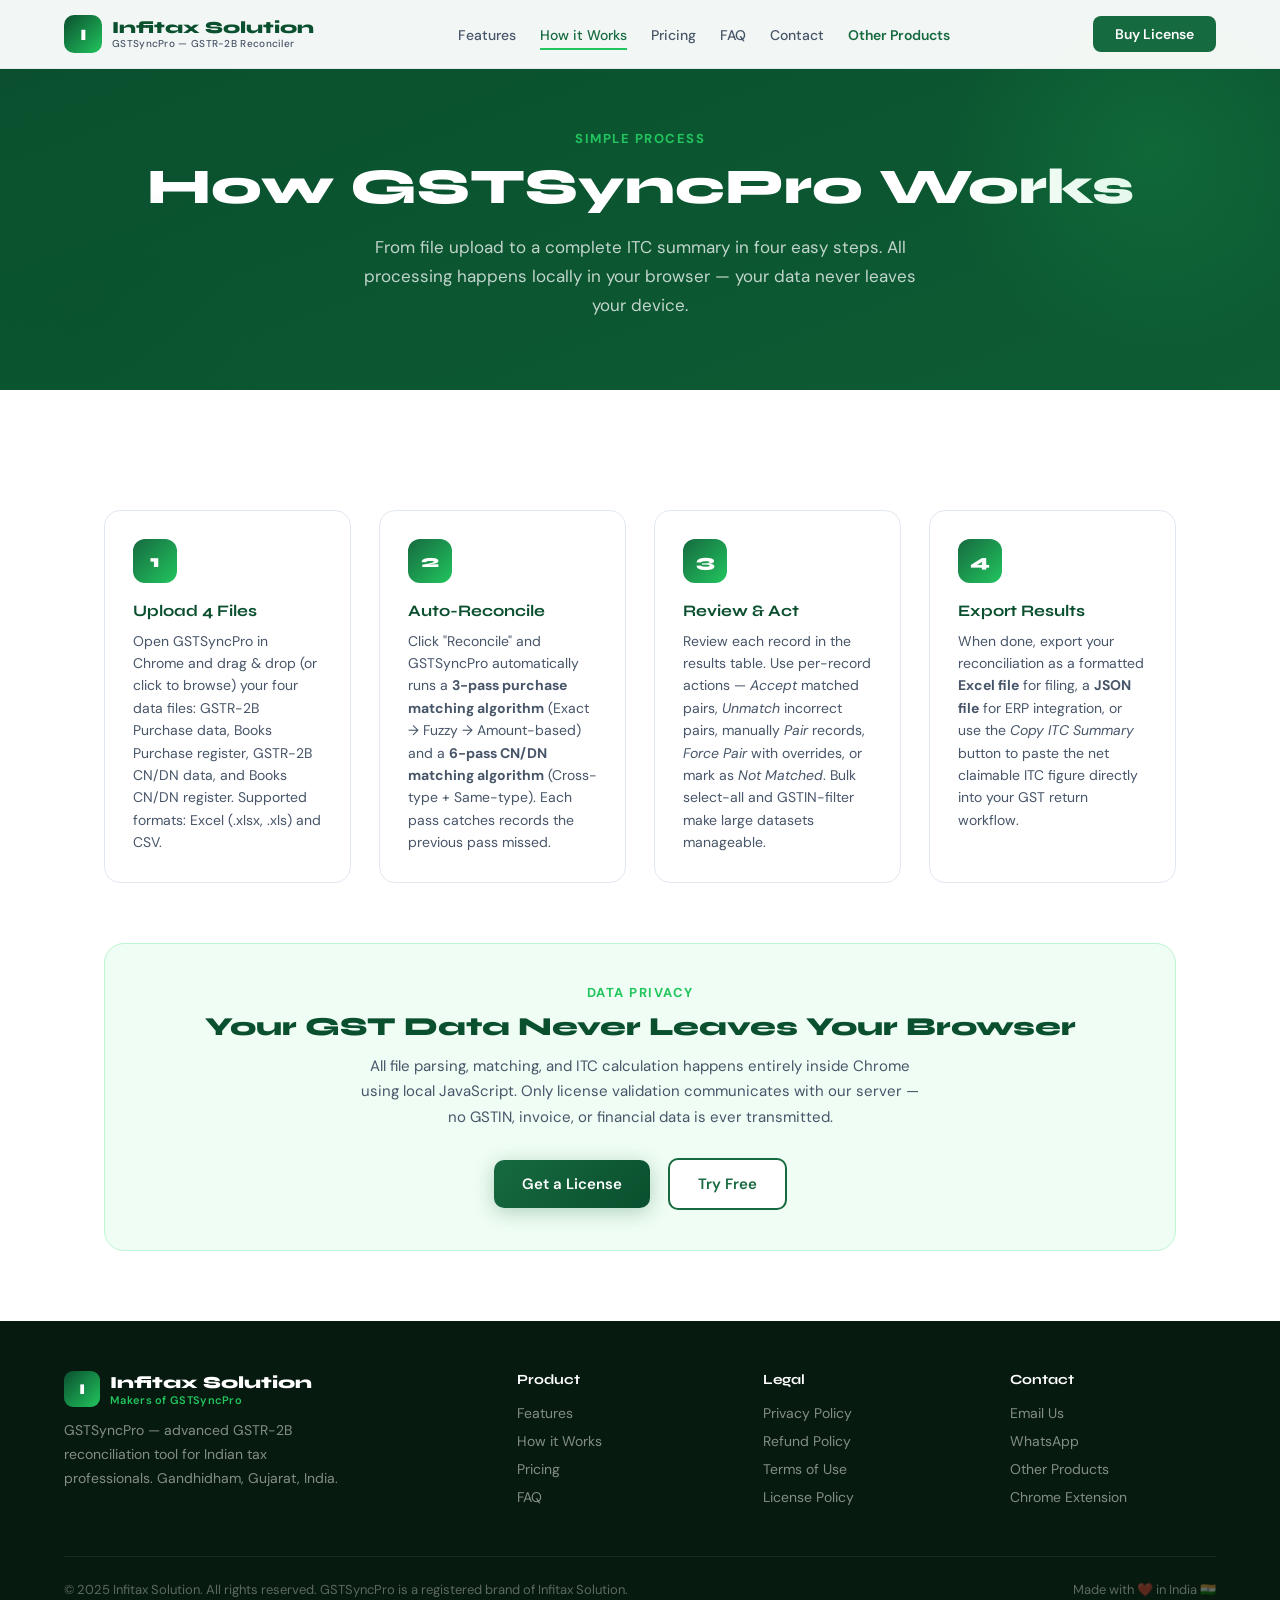
<file: how-it-works/index.html>
<!DOCTYPE html>
<html lang="en">
<head>
<meta charset="UTF-8">
<meta name="viewport" content="width=device-width, initial-scale=1.0">
<title>How It Works — GSTSyncPro | Infitax Solution</title>
<meta name="description" content="Learn how GSTSyncPro reconciles GSTR-2B with Books in 4 steps: upload, auto-match, review, and export. 100% local processing.">
<link rel="preconnect" href="https://fonts.googleapis.com"><link href="https://fonts.googleapis.com/css2?family=Syne:wght@400;600;700;800&family=DM+Sans:wght@300;400;500;600&display=swap" rel="stylesheet">
<link rel="stylesheet" href="../assets/style.css">
</head>
<body>
<nav>
  <div class="nav-inner">
    <a href="../" class="nav-logo">
      <div class="logo-icon">I</div>
      <div class="logo-text">
        <span class="logo-brand">Infitax Solution</span>
        <span class="logo-sub">GSTSyncPro — GSTR-2B Reconciler</span>
      </div>
    </a>
    <ul class="nav-links">
      <li><a href="../features/" data-nav="features">Features</a></li>
      <li><a href="../how-it-works/" data-nav="how-it-works">How it Works</a></li>
      <li><a href="../pricing/" data-nav="pricing">Pricing</a></li>
      <li><a href="../faq/" data-nav="faq">FAQ</a></li>
      <li><a href="../contact/" data-nav="contact">Contact</a></li>
      <li><a href="../products/" data-nav="products" class="nav-products">Other Products</a></li>
      
    </ul>
    <a href="../pricing/" class="nav-cta">Buy License</a>
    <div class="hamburger" onclick="toggleMenu()"><span></span><span></span><span></span></div>
  </div>
</nav>
<div class="mobile-menu" id="mobileMenu">
  <a href="../features/" onclick="toggleMenu()">Features</a>
  <a href="../how-it-works/" onclick="toggleMenu()">How it Works</a>
  <a href="../pricing/" onclick="toggleMenu()">Pricing</a>
  <a href="../faq/" onclick="toggleMenu()">FAQ</a>
  <a href="../contact/" onclick="toggleMenu()">Contact</a>
  <a href="../products/" onclick="toggleMenu()">Other Products</a>
  <a href="../pricing/" onclick="toggleMenu()" style="color:var(--green-mid);font-weight:700;margin-top:8px">&#128273; Buy License</a>
</div>
<div class="page-header">
  <div class="section-inner">
    <div class="section-label">Simple Process</div>
    <h1>How GSTSyncPro Works</h1>
    <p>From file upload to a complete ITC summary in four easy steps. All processing happens locally in your browser — your data never leaves your device.</p>
  </div>
</div>
<div class="page-inner">
  <div class="steps">
    <div class="step-card">
      <div class="step-num">1</div>
      <h3>Upload 4 Files</h3>
      <p>Open GSTSyncPro in Chrome and drag &amp; drop (or click to browse) your four data files: GSTR-2B Purchase data, Books Purchase register, GSTR-2B CN/DN data, and Books CN/DN register. Supported formats: Excel (.xlsx, .xls) and CSV.</p>
    </div>
    <div class="step-card">
      <div class="step-num">2</div>
      <h3>Auto-Reconcile</h3>
      <p>Click "Reconcile" and GSTSyncPro automatically runs a <strong>3-pass purchase matching algorithm</strong> (Exact &#8594; Fuzzy &#8594; Amount-based) and a <strong>6-pass CN/DN matching algorithm</strong> (Cross-type + Same-type). Each pass catches records the previous pass missed.</p>
    </div>
    <div class="step-card">
      <div class="step-num">3</div>
      <h3>Review &amp; Act</h3>
      <p>Review each record in the results table. Use per-record actions — <em>Accept</em> matched pairs, <em>Unmatch</em> incorrect pairs, manually <em>Pair</em> records, <em>Force Pair</em> with overrides, or mark as <em>Not Matched</em>. Bulk select-all and GSTIN-filter make large datasets manageable.</p>
    </div>
    <div class="step-card">
      <div class="step-num">4</div>
      <h3>Export Results</h3>
      <p>When done, export your reconciliation as a formatted <strong>Excel file</strong> for filing, a <strong>JSON file</strong> for ERP integration, or use the <em>Copy ITC Summary</em> button to paste the net claimable ITC figure directly into your GST return workflow.</p>
    </div>
  </div>

  <div style="background:var(--green-pale);border-radius:20px;padding:40px;margin-top:60px;text-align:center;border:1px solid var(--green-light)">
    <div class="section-label">Data Privacy</div>
    <h2 style="font-family:Syne,sans-serif;font-size:26px;font-weight:800;color:var(--green-deep);margin-bottom:12px">Your GST Data Never Leaves Your Browser</h2>
    <p style="color:var(--gray-600);font-size:15px;max-width:560px;margin:0 auto 28px;line-height:1.7">All file parsing, matching, and ITC calculation happens entirely inside Chrome using local JavaScript. Only license validation communicates with our server &#8212; no GSTIN, invoice, or financial data is ever transmitted.</p>
    <a href="../pricing/" class="btn-primary" style="margin-right:14px">Get a License</a>
    <a href="https://infitaxsolution.github.io/GstSynPro/" target="_blank" class="btn-secondary">Try Free</a>
  </div>
</div>
<footer>
  <div class="footer-inner">
    <div class="footer-top">
      <div class="footer-brand">
        <div style="display:flex;align-items:center;gap:10px;margin-bottom:4px">
          <div style="width:36px;height:36px;background:linear-gradient(135deg,#0a4f2e,#22c55e);border-radius:9px;display:flex;align-items:center;justify-content:center;color:#fff;font-family:Syne,sans-serif;font-weight:800;font-size:15px">I</div>
          <div>
            <div style="color:#fff;font-family:Syne,sans-serif;font-weight:800;font-size:17px">Infitax Solution</div>
            <div style="color:#22c55e;font-size:11px;font-weight:600;letter-spacing:.3px">Makers of GSTSyncPro</div>
          </div>
        </div>
        <p>GSTSyncPro — advanced GSTR-2B reconciliation tool for Indian tax professionals. Gandhidham, Gujarat, India.</p>
      </div>
      <div class="footer-col">
        <h4>Product</h4>
        <a href="../features/">Features</a>
        <a href="../how-it-works/">How it Works</a>
        <a href="../pricing/">Pricing</a>
        <a href="../faq/">FAQ</a>
      </div>
      <div class="footer-col">
        <h4>Legal</h4>
        <a href="../policies/privacy/">Privacy Policy</a>
        <a href="../policies/refund/">Refund Policy</a>
        <a href="../policies/terms/">Terms of Use</a>
        <a href="../policies/license/">License Policy</a>
      </div>
      <div class="footer-col">
        <h4>Contact</h4>
        <a href="mailto:Infitaxsolution@gmail.com">Email Us</a>
        <a href="https://wa.me/916354030446" target="_blank">WhatsApp</a>
        <a href="../products/">Other Products</a>
        <a href="https://infitaxsolution.github.io/GstSynPro/" target="_blank">Chrome Extension</a>
      </div>
    </div>
    <div class="footer-bottom">
      <p>&#169; 2025 Infitax Solution. All rights reserved. GSTSyncPro is a registered brand of Infitax Solution.</p>
      <p>Made with &#10084;&#65039; in India &#127470;&#127475;</p>
    </div>
  </div>
</footer>

<div class="toast" id="toast"></div>
<script src="../assets/script.js"></script>
</body>
</html>
</file>
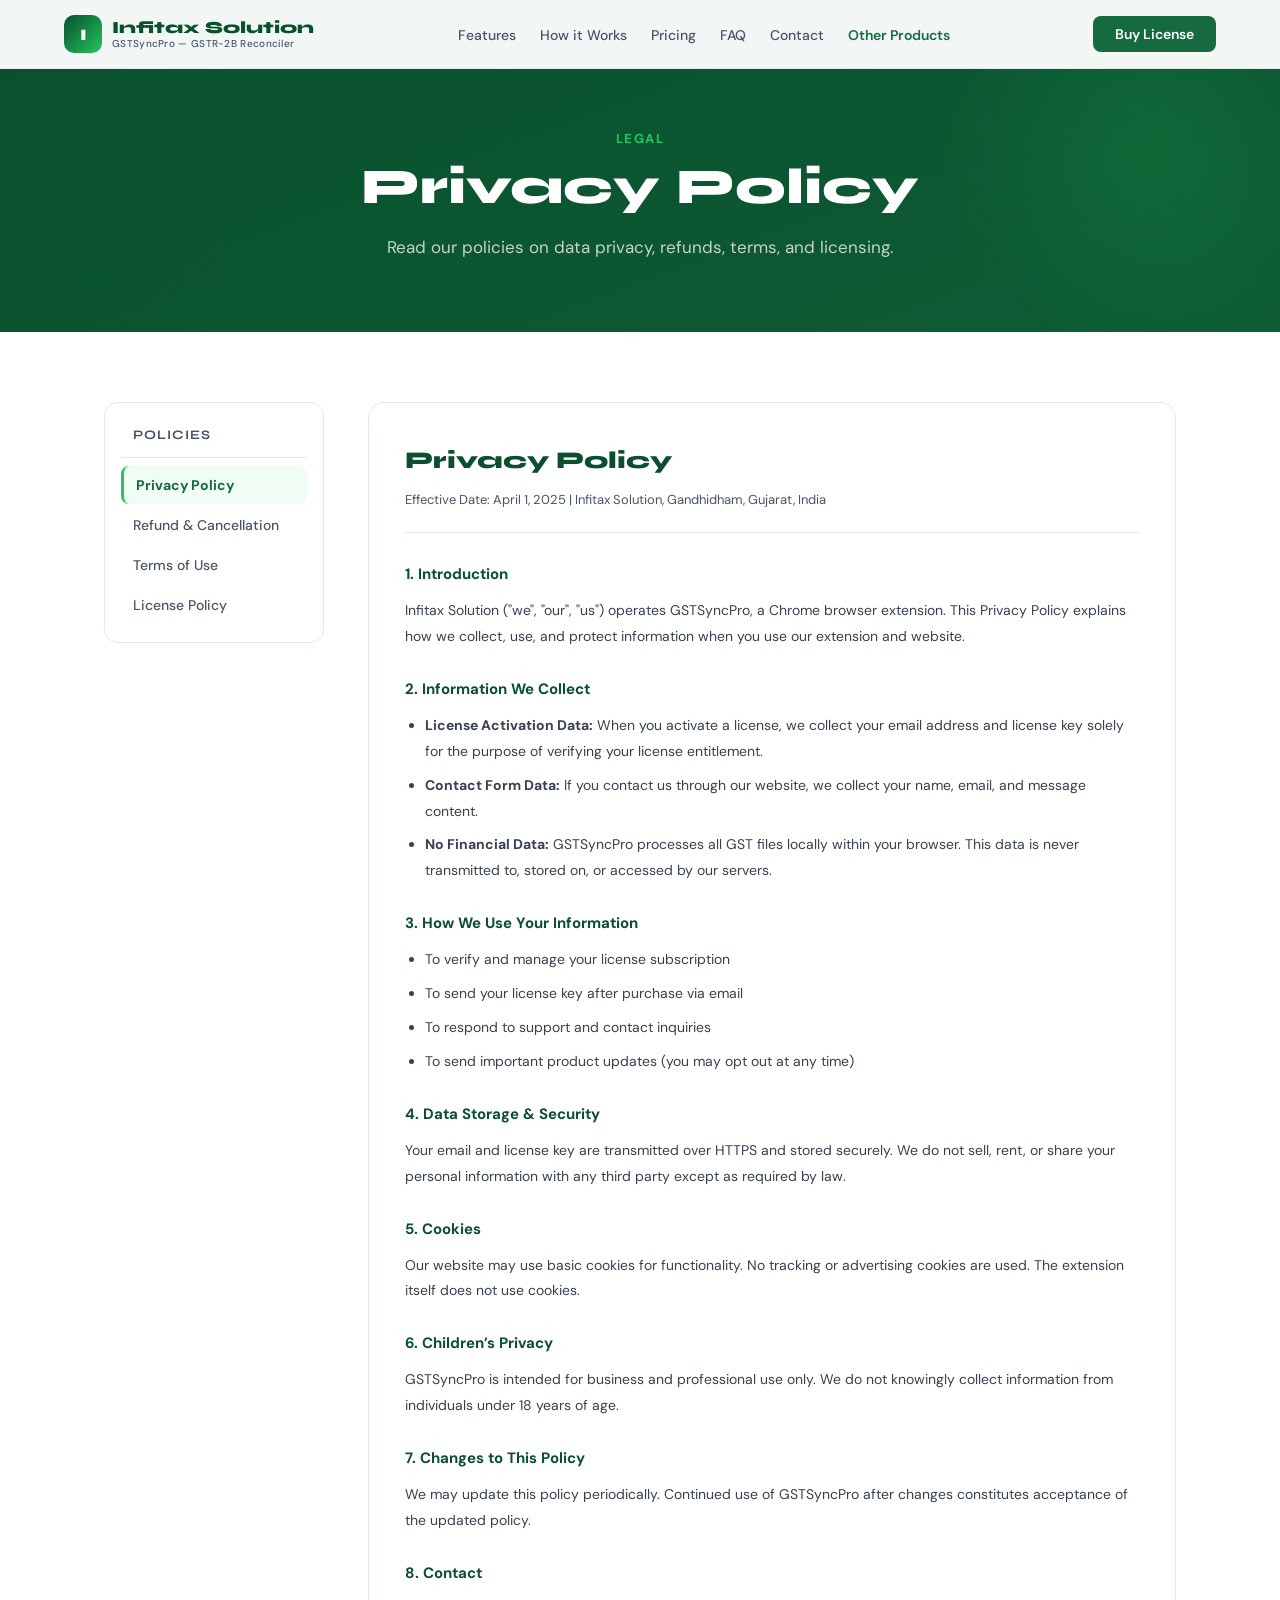
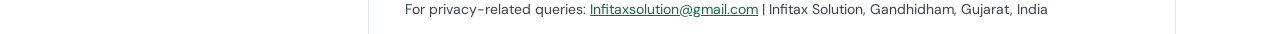
<file: policies/index.html>
<!DOCTYPE html>
<html lang="en">
<head>
<meta charset="UTF-8">
<meta name="viewport" content="width=device-width, initial-scale=1.0">
<title>Policies — GSTSyncPro | Infitax Solution</title>
<meta http-equiv="refresh" content="0;url=privacy/">
<link rel="preconnect" href="https://fonts.googleapis.com">
<link href="https://fonts.googleapis.com/css2?family=Syne:wght@400;600;700;800&family=DM+Sans:wght@300;400;500;600&display=swap" rel="stylesheet">
<link rel="stylesheet" href="../assets/style.css">
</head>
<body>
<nav>
  <div class="nav-inner">
    <a href="../" class="nav-logo">
      <div class="logo-icon">I</div>
      <div class="logo-text">
        <span class="logo-brand">Infitax Solution</span>
        <span class="logo-sub">GSTSyncPro — GSTR-2B Reconciler</span>
      </div>
    </a>
    <ul class="nav-links">
      <li><a href="../features/" data-nav="features">Features</a></li>
      <li><a href="../how-it-works/" data-nav="how-it-works">How it Works</a></li>
      <li><a href="../pricing/" data-nav="pricing">Pricing</a></li>
      <li><a href="../faq/" data-nav="faq">FAQ</a></li>
      <li><a href="../contact/" data-nav="contact">Contact</a></li>
      <li><a href="../products/" data-nav="products" class="nav-products">Other Products</a></li>
    </ul>
    <a href="../pricing/" class="nav-cta">Buy License</a>
    <div class="hamburger" onclick="toggleMenu()"><span></span><span></span><span></span></div>
  </div>
</nav>
<div class="mobile-menu" id="mobileMenu">
  <a href="../features/" onclick="toggleMenu()">Features</a>
  <a href="../how-it-works/" onclick="toggleMenu()">How it Works</a>
  <a href="../pricing/" onclick="toggleMenu()">Pricing</a>
  <a href="../faq/" onclick="toggleMenu()">FAQ</a>
  <a href="../contact/" onclick="toggleMenu()">Contact</a>
  <a href="../products/" onclick="toggleMenu()">Other Products</a>
  <a href="../pricing/" onclick="toggleMenu()" style="color:var(--green-mid);font-weight:700;margin-top:8px">&#128273; Buy License</a>
</div>

<div class="page-header">
  <div class="section-inner">
    <div class="section-label">Legal</div>
    <h1>Our Policies</h1>
    <p>Transparent policies on privacy, refunds, terms of use, and licensing. Please read them carefully.</p>
  </div>
</div>

<div class="page-inner">
  <div style="display:grid;grid-template-columns:repeat(auto-fit,minmax(240px,1fr));gap:20px;max-width:800px;margin:0 auto">
    <a href="privacy/" style="display:block;background:#fff;border:1px solid var(--gray-200);border-radius:16px;padding:28px;transition:.3s;text-decoration:none" onmouseover="this.style.transform='translateY(-3px)';this.style.boxShadow='0 4px 32px rgba(22,106,64,.1)'" onmouseout="this.style.transform='';this.style.boxShadow=''">
      <div style="font-size:28px;margin-bottom:12px">&#128274;</div>
      <h3 style="font-family:Syne,sans-serif;font-size:16px;font-weight:700;color:var(--green-deep);margin-bottom:8px">Privacy Policy</h3>
      <p style="font-size:14px;color:var(--gray-600);line-height:1.6">How we collect, use, and protect your data.</p>
    </a>
    <a href="refund/" style="display:block;background:#fff;border:1px solid var(--gray-200);border-radius:16px;padding:28px;transition:.3s;text-decoration:none" onmouseover="this.style.transform='translateY(-3px)';this.style.boxShadow='0 4px 32px rgba(22,106,64,.1)'" onmouseout="this.style.transform='';this.style.boxShadow=''">
      <div style="font-size:28px;margin-bottom:12px">&#128176;</div>
      <h3 style="font-family:Syne,sans-serif;font-size:16px;font-weight:700;color:var(--green-deep);margin-bottom:8px">Refund Policy</h3>
      <p style="font-size:14px;color:var(--gray-600);line-height:1.6">Refund conditions, time limits, and how to request.</p>
    </a>
    <a href="terms/" style="display:block;background:#fff;border:1px solid var(--gray-200);border-radius:16px;padding:28px;transition:.3s;text-decoration:none" onmouseover="this.style.transform='translateY(-3px)';this.style.boxShadow='0 4px 32px rgba(22,106,64,.1)'" onmouseout="this.style.transform='';this.style.boxShadow=''">
      <div style="font-size:28px;margin-bottom:12px">&#128203;</div>
      <h3 style="font-family:Syne,sans-serif;font-size:16px;font-weight:700;color:var(--green-deep);margin-bottom:8px">Terms of Use</h3>
      <p style="font-size:14px;color:var(--gray-600);line-height:1.6">License grant, permitted use, and liability limits.</p>
    </a>
    <a href="license/" style="display:block;background:#fff;border:1px solid var(--gray-200);border-radius:16px;padding:28px;transition:.3s;text-decoration:none" onmouseover="this.style.transform='translateY(-3px)';this.style.boxShadow='0 4px 32px rgba(22,106,64,.1)'" onmouseout="this.style.transform='';this.style.boxShadow=''">
      <div style="font-size:28px;margin-bottom:12px">&#128273;</div>
      <h3 style="font-family:Syne,sans-serif;font-size:16px;font-weight:700;color:var(--green-deep);margin-bottom:8px">License Policy</h3>
      <p style="font-size:14px;color:var(--gray-600);line-height:1.6">Plan types, activation, renewal, and violations.</p>
    </a>
  </div>
</div>

<footer>
  <div class="footer-inner">
    <div class="footer-top">
      <div class="footer-brand">
        <div style="display:flex;align-items:center;gap:10px;margin-bottom:4px">
          <div style="width:36px;height:36px;background:linear-gradient(135deg,#0a4f2e,#22c55e);border-radius:9px;display:flex;align-items:center;justify-content:center;color:#fff;font-family:Syne,sans-serif;font-weight:800;font-size:15px">I</div>
          <div>
            <div style="color:#fff;font-family:Syne,sans-serif;font-weight:800;font-size:17px">Infitax Solution</div>
            <div style="color:#22c55e;font-size:11px;font-weight:600;letter-spacing:.3px">Makers of GSTSyncPro</div>
          </div>
        </div>
        <p>GSTSyncPro — advanced GSTR-2B reconciliation tool for Indian tax professionals. Gandhidham, Gujarat, India.</p>
      </div>
      <div class="footer-col">
        <h4>Product</h4>
        <a href="../features/">Features</a>
        <a href="../how-it-works/">How it Works</a>
        <a href="../pricing/">Pricing</a>
        <a href="../faq/">FAQ</a>
      </div>
      <div class="footer-col">
        <h4>Legal</h4>
        <a href="privacy/">Privacy Policy</a>
        <a href="refund/">Refund Policy</a>
        <a href="terms/">Terms of Use</a>
        <a href="license/">License Policy</a>
      </div>
      <div class="footer-col">
        <h4>Contact</h4>
        <a href="mailto:Infitaxsolution@gmail.com">Email Us</a>
        <a href="https://wa.me/916354030446" target="_blank">WhatsApp</a>
        <a href="../products/">Other Products</a>
        <a href="https://infitaxsolution.github.io/GstSynPro/" target="_blank">Chrome Extension</a>
      </div>
    </div>
    <div class="footer-bottom">
      <p>&#169; 2025 Infitax Solution. All rights reserved.</p>
      <p>Made with &#10084;&#65039; in India &#127470;&#127475;</p>
    </div>
  </div>
</footer>
<div class="toast" id="toast"></div>
<script src="../assets/script.js"></script>
</body>
</html>
</file>
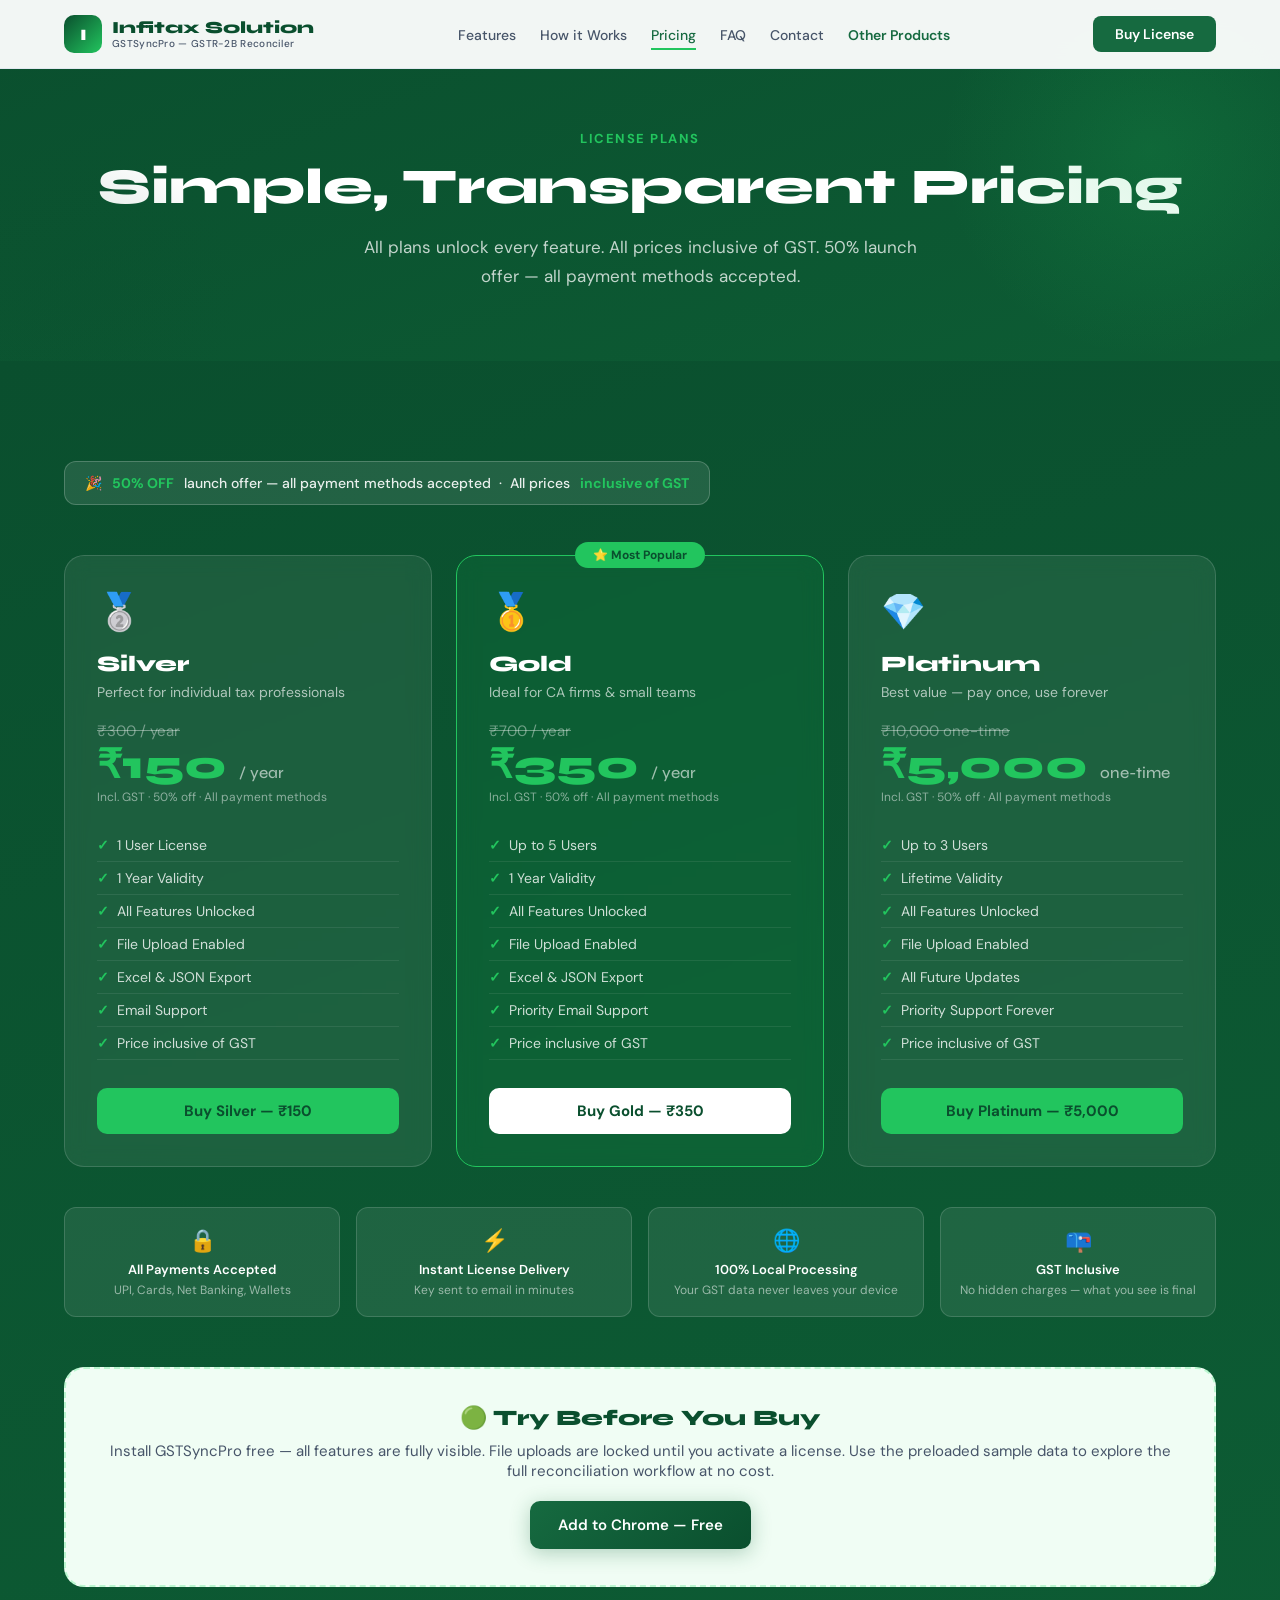
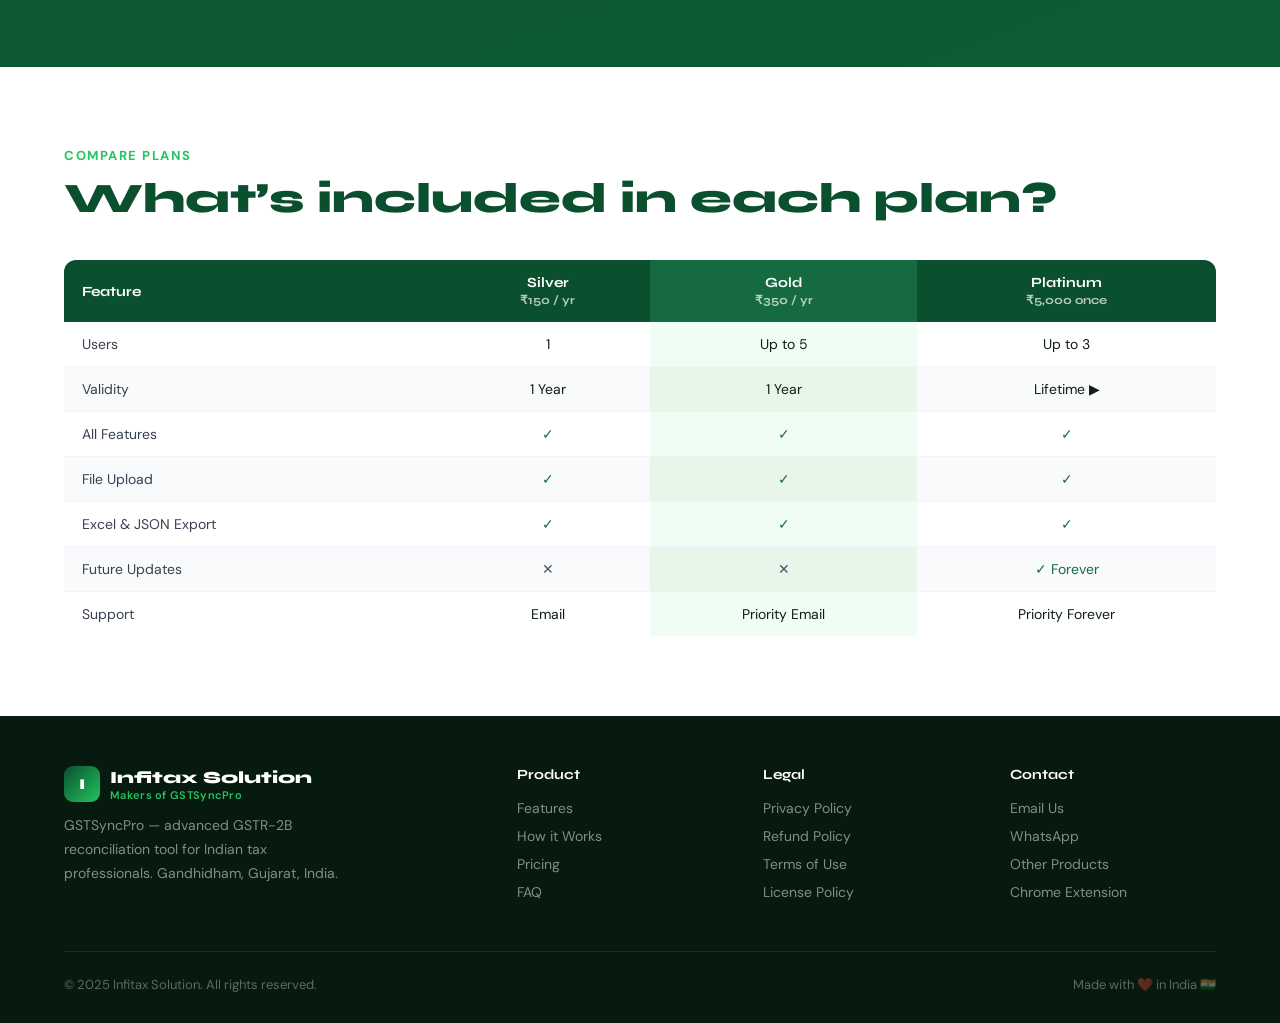
<file: pricing/index.html>
<!DOCTYPE html>
<html lang="en">
<head>
<meta charset="UTF-8">
<meta name="viewport" content="width=device-width, initial-scale=1.0">
<title>Pricing — GSTSyncPro | Infitax Solution</title>
<meta name="description" content="GSTSyncPro license plans: Silver ₹150/yr, Gold ₹350/yr, Platinum ₹5,000 lifetime. All prices inclusive of GST. 50% off — all payment methods accepted.">
<link rel="preconnect" href="https://fonts.googleapis.com">
<link href="https://fonts.googleapis.com/css2?family=Syne:wght@400;600;700;800&family=DM+Sans:wght@300;400;500;600&display=swap" rel="stylesheet">
<link rel="stylesheet" href="../assets/style.css">
</head>
<body>

<nav>
  <div class="nav-inner">
    <a href="../" class="nav-logo">
      <div class="logo-icon">I</div>
      <div class="logo-text">
        <span class="logo-brand">Infitax Solution</span>
        <span class="logo-sub">GSTSyncPro — GSTR-2B Reconciler</span>
      </div>
    </a>
    <ul class="nav-links">
      <li><a href="../features/" data-nav="features">Features</a></li>
      <li><a href="../how-it-works/" data-nav="how-it-works">How it Works</a></li>
      <li><a href="../pricing/" data-nav="pricing">Pricing</a></li>
      <li><a href="../faq/" data-nav="faq">FAQ</a></li>
      <li><a href="../contact/" data-nav="contact">Contact</a></li>
      <li><a href="../products/" data-nav="products" class="nav-products">Other Products</a></li>
    </ul>
    <a href="../pricing/" class="nav-cta">Buy License</a>
    <div class="hamburger" onclick="toggleMenu()"><span></span><span></span><span></span></div>
  </div>
</nav>
<div class="mobile-menu" id="mobileMenu">
  <a href="../features/" onclick="toggleMenu()">Features</a>
  <a href="../how-it-works/" onclick="toggleMenu()">How it Works</a>
  <a href="../pricing/" onclick="toggleMenu()">Pricing</a>
  <a href="../faq/" onclick="toggleMenu()">FAQ</a>
  <a href="../contact/" onclick="toggleMenu()">Contact</a>
  <a href="../products/" onclick="toggleMenu()">Other Products</a>
  <a href="../pricing/" onclick="toggleMenu()" style="color:var(--green-mid);font-weight:700;margin-top:8px">&#128273; Buy License</a>
</div>

<div class="page-header">
  <div class="section-inner">
    <div class="section-label">License Plans</div>
    <h1>Simple, Transparent Pricing</h1>
    <p>All plans unlock every feature. All prices inclusive of GST. 50% launch offer — all payment methods accepted.</p>
  </div>
</div>

<section class="pricing-bg">
  <div class="section-inner">
    <div class="discount-banner">&#127881; <strong>50% OFF</strong> launch offer — all payment methods accepted &nbsp;&middot;&nbsp; All prices <strong>inclusive of GST</strong></div>
    <div class="plans">

      <!-- SILVER -->
      <div class="plan">
        <div class="plan-icon">&#129352;</div>
        <div class="plan-name">Silver</div>
        <div class="plan-desc">Perfect for individual tax professionals</div>
        <div class="plan-price">
          <span class="price-original">&#8377;300 / year</span>
          <span class="price-current">&#8377;150 <span>/ year</span></span>
        </div>
        <div class="price-note">Incl. GST &middot; 50% off &middot; All payment methods</div>
        <ul class="plan-features">
          <li>1 User License</li>
          <li>1 Year Validity</li>
          <li>All Features Unlocked</li>
          <li>File Upload Enabled</li>
          <li>Excel &amp; JSON Export</li>
          <li>Email Support</li>
          <li>Price inclusive of GST</li>
        </ul>
        <button class="plan-btn" onclick="openModal('silver')">Buy Silver &#8212; &#8377;150</button>
      </div>

      <!-- GOLD -->
      <div class="plan popular">
        <div class="popular-badge">&#11088; Most Popular</div>
        <div class="plan-icon">&#129351;</div>
        <div class="plan-name">Gold</div>
        <div class="plan-desc">Ideal for CA firms &amp; small teams</div>
        <div class="plan-price">
          <span class="price-original">&#8377;700 / year</span>
          <span class="price-current">&#8377;350 <span>/ year</span></span>
        </div>
        <div class="price-note">Incl. GST &middot; 50% off &middot; All payment methods</div>
        <ul class="plan-features">
          <li>Up to 5 Users</li>
          <li>1 Year Validity</li>
          <li>All Features Unlocked</li>
          <li>File Upload Enabled</li>
          <li>Excel &amp; JSON Export</li>
          <li>Priority Email Support</li>
          <li>Price inclusive of GST</li>
        </ul>
        <button class="plan-btn" onclick="openModal('gold')">Buy Gold &#8212; &#8377;350</button>
      </div>

      <!-- PLATINUM -->
      <div class="plan">
        <div class="plan-icon">&#128142;</div>
        <div class="plan-name">Platinum</div>
        <div class="plan-desc">Best value — pay once, use forever</div>
        <div class="plan-price">
          <span class="price-original">&#8377;10,000 one-time</span>
          <span class="price-current">&#8377;5,000 <span>one-time</span></span>
        </div>
        <div class="price-note">Incl. GST &middot; 50% off &middot; All payment methods</div>
        <ul class="plan-features">
          <li>Up to 3 Users</li>
          <li>Lifetime Validity</li>
          <li>All Features Unlocked</li>
          <li>File Upload Enabled</li>
          <li>All Future Updates</li>
          <li>Priority Support Forever</li>
          <li>Price inclusive of GST</li>
        </ul>
        <button class="plan-btn" onclick="openModal('platinum')">Buy Platinum &#8212; &#8377;5,000</button>
      </div>

    </div>

    <!-- COMPARISON NOTE -->
    <div style="margin-top:40px;display:grid;grid-template-columns:repeat(auto-fit,minmax(200px,1fr));gap:16px;text-align:center">
      <div style="background:rgba(255,255,255,.08);border:1px solid rgba(255,255,255,.15);border-radius:12px;padding:18px">
        <div style="font-size:22px;margin-bottom:6px">&#128274;</div>
        <div style="font-size:13px;font-weight:600;color:#fff;margin-bottom:4px">All Payments Accepted</div>
        <div style="font-size:12px;color:rgba(255,255,255,.55)">UPI, Cards, Net Banking, Wallets</div>
      </div>
      <div style="background:rgba(255,255,255,.08);border:1px solid rgba(255,255,255,.15);border-radius:12px;padding:18px">
        <div style="font-size:22px;margin-bottom:6px">&#9889;</div>
        <div style="font-size:13px;font-weight:600;color:#fff;margin-bottom:4px">Instant License Delivery</div>
        <div style="font-size:12px;color:rgba(255,255,255,.55)">Key sent to email in minutes</div>
      </div>
      <div style="background:rgba(255,255,255,.08);border:1px solid rgba(255,255,255,.15);border-radius:12px;padding:18px">
        <div style="font-size:22px;margin-bottom:6px">&#127760;</div>
        <div style="font-size:13px;font-weight:600;color:#fff;margin-bottom:4px">100% Local Processing</div>
        <div style="font-size:12px;color:rgba(255,255,255,.55)">Your GST data never leaves your device</div>
      </div>
      <div style="background:rgba(255,255,255,.08);border:1px solid rgba(255,255,255,.15);border-radius:12px;padding:18px">
        <div style="font-size:22px;margin-bottom:6px">&#128234;</div>
        <div style="font-size:13px;font-weight:600;color:#fff;margin-bottom:4px">GST Inclusive</div>
        <div style="font-size:12px;color:rgba(255,255,255,.55)">No hidden charges — what you see is final</div>
      </div>
    </div>

    <!-- FREE TRIAL -->
    <div class="trial-box">
      <h3>&#128994; Try Before You Buy</h3>
      <p>Install GSTSyncPro free — all features are fully visible. File uploads are locked until you activate a license. Use the preloaded sample data to explore the full reconciliation workflow at no cost.</p>
      <a href="https://infitaxsolution.github.io/GstSynPro/" target="_blank" class="btn-primary" style="display:inline-block">Add to Chrome &#8212; Free</a>
    </div>
  </div>
</section>

<!-- PLAN COMPARISON TABLE -->
<section>
  <div class="section-inner">
    <div class="section-label">Compare Plans</div>
    <div class="section-title">What&#8217;s included in each plan?</div>
    <div style="overflow-x:auto;margin-top:36px">
      <table style="width:100%;border-collapse:collapse;font-size:14px">
        <thead>
          <tr style="background:var(--green-deep);color:#fff">
            <th style="padding:14px 18px;text-align:left;border-radius:12px 0 0 0;font-family:Syne,sans-serif">Feature</th>
            <th style="padding:14px 18px;text-align:center;font-family:Syne,sans-serif">Silver<br><span style="font-size:12px;opacity:.7">&#8377;150 / yr</span></th>
            <th style="padding:14px 18px;text-align:center;background:#166a40;font-family:Syne,sans-serif">Gold<br><span style="font-size:12px;opacity:.7">&#8377;350 / yr</span></th>
            <th style="padding:14px 18px;text-align:center;border-radius:0 12px 0 0;font-family:Syne,sans-serif">Platinum<br><span style="font-size:12px;opacity:.7">&#8377;5,000 once</span></th>
          </tr>
        </thead>
        <tbody>
          <tr style="background:#fff"><td style="padding:13px 18px;border-bottom:1px solid var(--gray-100);color:var(--gray-700)">Users</td><td style="padding:13px 18px;text-align:center;border-bottom:1px solid var(--gray-100)">1</td><td style="padding:13px 18px;text-align:center;border-bottom:1px solid var(--gray-100);background:var(--green-pale)">Up to 5</td><td style="padding:13px 18px;text-align:center;border-bottom:1px solid var(--gray-100)">Up to 3</td></tr>
          <tr style="background:var(--gray-50)"><td style="padding:13px 18px;border-bottom:1px solid var(--gray-100);color:var(--gray-700)">Validity</td><td style="padding:13px 18px;text-align:center;border-bottom:1px solid var(--gray-100)">1 Year</td><td style="padding:13px 18px;text-align:center;border-bottom:1px solid var(--gray-100);background:#e8f5e9">1 Year</td><td style="padding:13px 18px;text-align:center;border-bottom:1px solid var(--gray-100)">Lifetime &#9654;</td></tr>
          <tr style="background:#fff"><td style="padding:13px 18px;border-bottom:1px solid var(--gray-100);color:var(--gray-700)">All Features</td><td style="padding:13px 18px;text-align:center;border-bottom:1px solid var(--gray-100);color:var(--green-mid)">&#10003;</td><td style="padding:13px 18px;text-align:center;border-bottom:1px solid var(--gray-100);background:var(--green-pale);color:var(--green-mid)">&#10003;</td><td style="padding:13px 18px;text-align:center;border-bottom:1px solid var(--gray-100);color:var(--green-mid)">&#10003;</td></tr>
          <tr style="background:var(--gray-50)"><td style="padding:13px 18px;border-bottom:1px solid var(--gray-100);color:var(--gray-700)">File Upload</td><td style="padding:13px 18px;text-align:center;border-bottom:1px solid var(--gray-100);color:var(--green-mid)">&#10003;</td><td style="padding:13px 18px;text-align:center;border-bottom:1px solid var(--gray-100);background:#e8f5e9;color:var(--green-mid)">&#10003;</td><td style="padding:13px 18px;text-align:center;border-bottom:1px solid var(--gray-100);color:var(--green-mid)">&#10003;</td></tr>
          <tr style="background:#fff"><td style="padding:13px 18px;border-bottom:1px solid var(--gray-100);color:var(--gray-700)">Excel &amp; JSON Export</td><td style="padding:13px 18px;text-align:center;border-bottom:1px solid var(--gray-100);color:var(--green-mid)">&#10003;</td><td style="padding:13px 18px;text-align:center;border-bottom:1px solid var(--gray-100);background:var(--green-pale);color:var(--green-mid)">&#10003;</td><td style="padding:13px 18px;text-align:center;border-bottom:1px solid var(--gray-100);color:var(--green-mid)">&#10003;</td></tr>
          <tr style="background:var(--gray-50)"><td style="padding:13px 18px;border-bottom:1px solid var(--gray-100);color:var(--gray-700)">Future Updates</td><td style="padding:13px 18px;text-align:center;border-bottom:1px solid var(--gray-100);color:var(--gray-600)">&#10005;</td><td style="padding:13px 18px;text-align:center;border-bottom:1px solid var(--gray-100);background:#e8f5e9;color:var(--gray-600)">&#10005;</td><td style="padding:13px 18px;text-align:center;border-bottom:1px solid var(--gray-100);color:var(--green-mid)">&#10003; Forever</td></tr>
          <tr style="background:#fff"><td style="padding:13px 18px;color:var(--gray-700)">Support</td><td style="padding:13px 18px;text-align:center">Email</td><td style="padding:13px 18px;text-align:center;background:var(--green-pale)">Priority Email</td><td style="padding:13px 18px;text-align:center">Priority Forever</td></tr>
        </tbody>
      </table>
    </div>
  </div>
</section>

<footer>
  <div class="footer-inner">
    <div class="footer-top">
      <div class="footer-brand">
        <div style="display:flex;align-items:center;gap:10px;margin-bottom:4px">
          <div style="width:36px;height:36px;background:linear-gradient(135deg,#0a4f2e,#22c55e);border-radius:9px;display:flex;align-items:center;justify-content:center;color:#fff;font-family:Syne,sans-serif;font-weight:800;font-size:15px">I</div>
          <div>
            <div style="color:#fff;font-family:Syne,sans-serif;font-weight:800;font-size:17px">Infitax Solution</div>
            <div style="color:#22c55e;font-size:11px;font-weight:600;letter-spacing:.3px">Makers of GSTSyncPro</div>
          </div>
        </div>
        <p>GSTSyncPro — advanced GSTR-2B reconciliation tool for Indian tax professionals. Gandhidham, Gujarat, India.</p>
      </div>
      <div class="footer-col">
        <h4>Product</h4>
        <a href="../features/">Features</a>
        <a href="../how-it-works/">How it Works</a>
        <a href="../pricing/">Pricing</a>
        <a href="../faq/">FAQ</a>
      </div>
      <div class="footer-col">
        <h4>Legal</h4>
        <a href="../policies/privacy/">Privacy Policy</a>
        <a href="../policies/refund/">Refund Policy</a>
        <a href="../policies/terms/">Terms of Use</a>
        <a href="../policies/license/">License Policy</a>
      </div>
      <div class="footer-col">
        <h4>Contact</h4>
        <a href="mailto:Infitaxsolution@gmail.com">Email Us</a>
        <a href="https://wa.me/916354030446" target="_blank">WhatsApp</a>
        <a href="../products/">Other Products</a>
        <a href="https://infitaxsolution.github.io/GstSynPro/" target="_blank">Chrome Extension</a>
      </div>
    </div>
    <div class="footer-bottom">
      <p>&#169; 2025 Infitax Solution. All rights reserved.</p>
      <p>Made with &#10084;&#65039; in India &#127470;&#127475;</p>
    </div>
  </div>
</footer>

<div class="modal-overlay" id="payModal">
  <div class="modal">
    <button class="modal-close" onclick="closeModal()">&#10005;</button>
    <div id="modal-body"></div>
  </div>
</div>
<div class="toast" id="toast"></div>
<script src="../assets/script.js"></script>
</body>
</html>
</file>
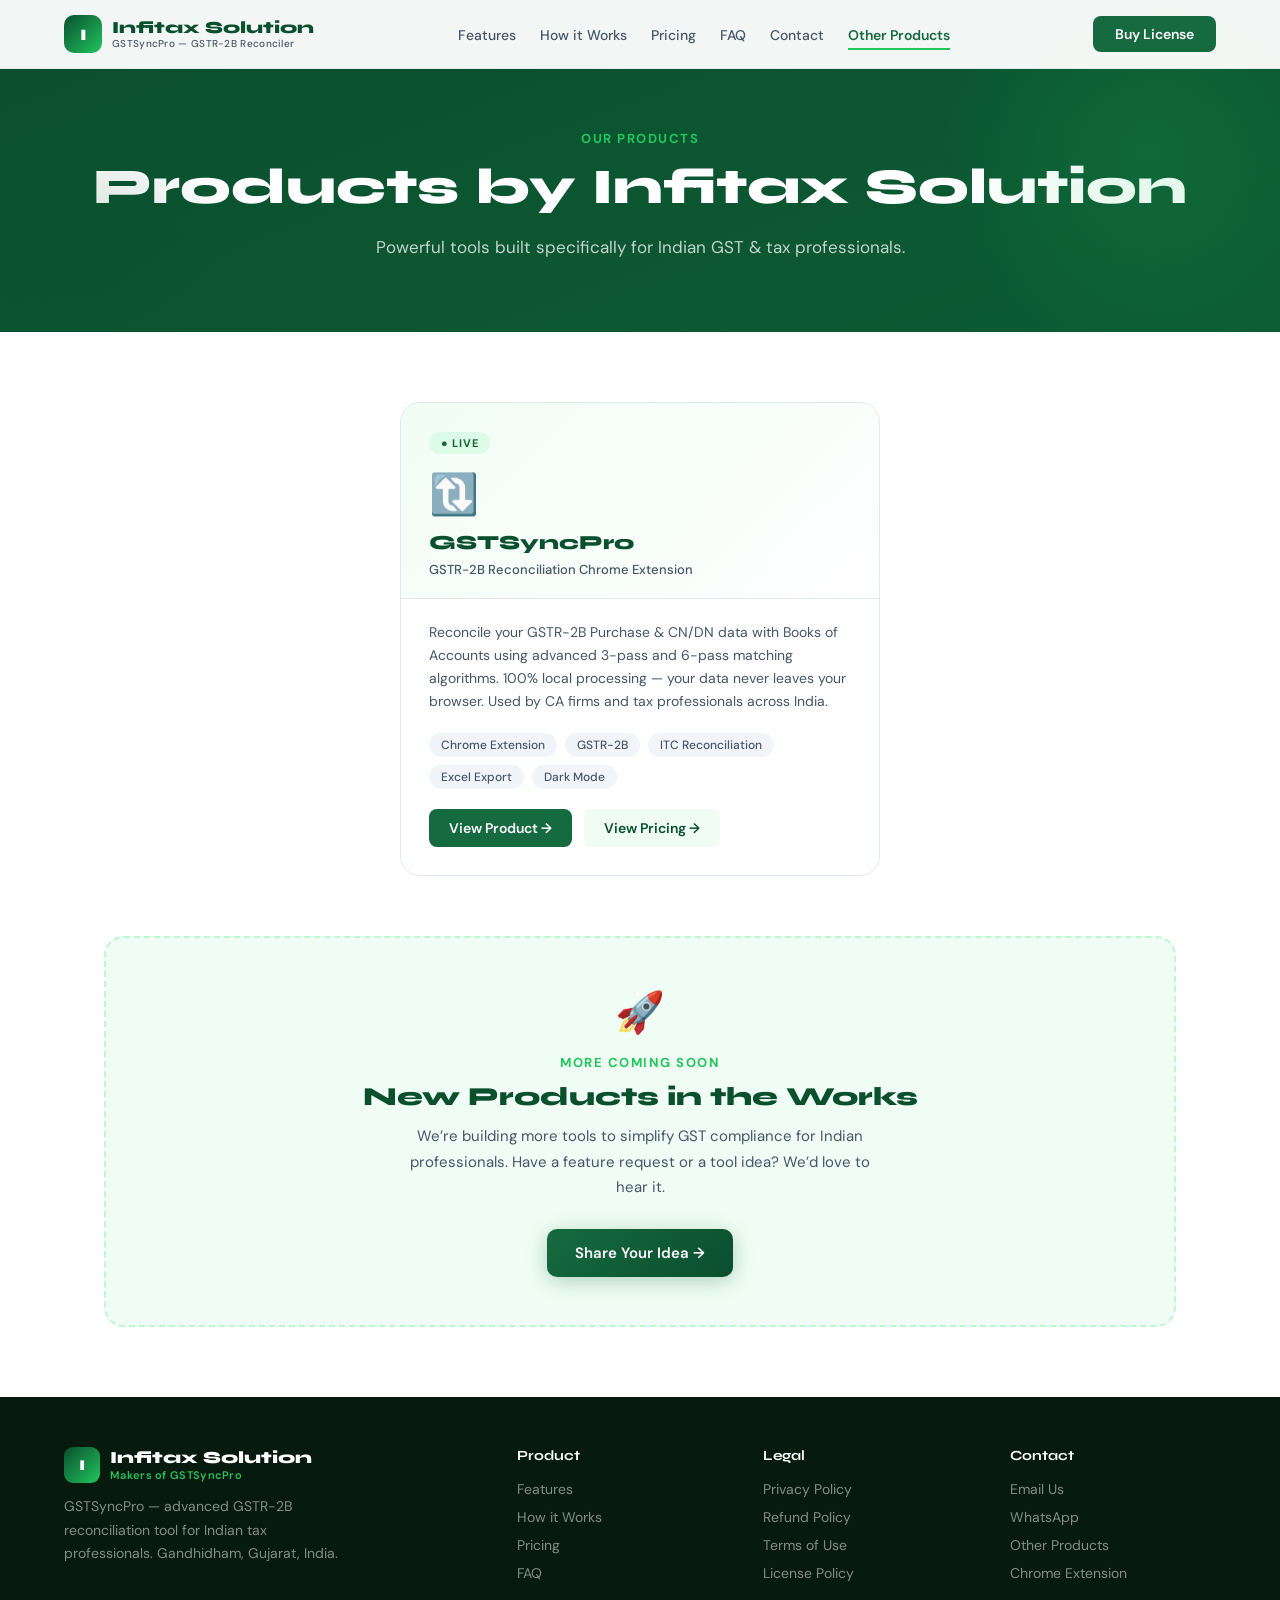
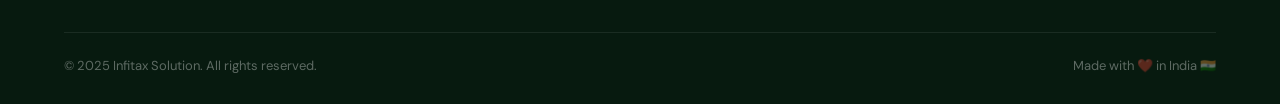
<file: products/index.html>
<!DOCTYPE html>
<html lang="en">
<head>
<meta charset="UTF-8">
<meta name="viewport" content="width=device-width, initial-scale=1.0">
<title>Products — Infitax Solution</title>
<meta name="description" content="Products by Infitax Solution — powerful tools built for Indian GST & tax professionals.">
<link rel="preconnect" href="https://fonts.googleapis.com">
<link href="https://fonts.googleapis.com/css2?family=Syne:wght@400;600;700;800&family=DM+Sans:wght@300;400;500;600&display=swap" rel="stylesheet">
<link rel="stylesheet" href="../assets/style.css">
</head>
<body>

<nav>
  <div class="nav-inner">
    <a href="../" class="nav-logo">
      <div class="logo-icon">I</div>
      <div class="logo-text">
        <span class="logo-brand">Infitax Solution</span>
        <span class="logo-sub">GSTSyncPro — GSTR-2B Reconciler</span>
      </div>
    </a>
    <ul class="nav-links">
      <li><a href="../features/" data-nav="features">Features</a></li>
      <li><a href="../how-it-works/" data-nav="how-it-works">How it Works</a></li>
      <li><a href="../pricing/" data-nav="pricing">Pricing</a></li>
      <li><a href="../faq/" data-nav="faq">FAQ</a></li>
      <li><a href="../contact/" data-nav="contact">Contact</a></li>
      <li><a href="../products/" data-nav="products" class="nav-products">Other Products</a></li>
    </ul>
    <a href="../pricing/" class="nav-cta">Buy License</a>
    <div class="hamburger" onclick="toggleMenu()"><span></span><span></span><span></span></div>
  </div>
</nav>
<div class="mobile-menu" id="mobileMenu">
  <a href="../features/" onclick="toggleMenu()">Features</a>
  <a href="../how-it-works/" onclick="toggleMenu()">How it Works</a>
  <a href="../pricing/" onclick="toggleMenu()">Pricing</a>
  <a href="../faq/" onclick="toggleMenu()">FAQ</a>
  <a href="../contact/" onclick="toggleMenu()">Contact</a>
  <a href="../products/" onclick="toggleMenu()">Other Products</a>
  <a href="../pricing/" onclick="toggleMenu()" style="color:var(--green-mid);font-weight:700;margin-top:8px">&#128273; Buy License</a>
</div>

<div class="page-header">
  <div class="section-inner">
    <div class="section-label">Our Products</div>
    <h1>Products by Infitax Solution</h1>
    <p>Powerful tools built specifically for Indian GST &amp; tax professionals.</p>
  </div>
</div>

<div class="page-inner">
  <!-- Single product card — centred -->
  <div style="max-width:480px;margin:0 auto">
    <div class="product-card">
      <div class="product-card-head">
        <span class="product-badge active-badge">&#9679; Live</span>
        <div class="product-icon">&#128259;</div>
        <div class="product-name">GSTSyncPro</div>
        <div class="product-tagline">GSTR-2B Reconciliation Chrome Extension</div>
      </div>
      <div class="product-card-body">
        <p class="product-desc">Reconcile your GSTR-2B Purchase &amp; CN/DN data with Books of Accounts using advanced 3-pass and 6-pass matching algorithms. 100% local processing — your data never leaves your browser. Used by CA firms and tax professionals across India.</p>
        <div class="product-tags">
          <span class="product-tag">Chrome Extension</span>
          <span class="product-tag">GSTR-2B</span>
          <span class="product-tag">ITC Reconciliation</span>
          <span class="product-tag">Excel Export</span>
          <span class="product-tag">Dark Mode</span>
        </div>
        <div style="display:flex;gap:12px;flex-wrap:wrap">
          <a href="../" class="product-link">View Product &#8594;</a>
          <a href="../pricing/" class="product-link" style="background:var(--green-pale);color:var(--green-deep)">View Pricing &#8594;</a>
        </div>
      </div>
    </div>
  </div>

  <!-- More products coming -->
  <div style="text-align:center;margin-top:60px;padding:48px 36px;background:var(--green-pale);border-radius:20px;border:2px dashed var(--green-light)">
    <div style="font-size:40px;margin-bottom:16px">&#128640;</div>
    <div class="section-label" style="justify-content:center;display:flex">More Coming Soon</div>
    <h2 style="font-family:Syne,sans-serif;font-size:26px;font-weight:800;color:var(--green-deep);margin-bottom:12px">New Products in the Works</h2>
    <p style="color:var(--gray-600);max-width:480px;margin:0 auto 28px;line-height:1.7;font-size:15px">We&#8217;re building more tools to simplify GST compliance for Indian professionals. Have a feature request or a tool idea? We&#8217;d love to hear it.</p>
    <a href="../contact/" class="btn-primary">Share Your Idea &#8594;</a>
  </div>
</div>

<footer>
  <div class="footer-inner">
    <div class="footer-top">
      <div class="footer-brand">
        <div style="display:flex;align-items:center;gap:10px;margin-bottom:4px">
          <div style="width:36px;height:36px;background:linear-gradient(135deg,#0a4f2e,#22c55e);border-radius:9px;display:flex;align-items:center;justify-content:center;color:#fff;font-family:Syne,sans-serif;font-weight:800;font-size:15px">I</div>
          <div>
            <div style="color:#fff;font-family:Syne,sans-serif;font-weight:800;font-size:17px">Infitax Solution</div>
            <div style="color:#22c55e;font-size:11px;font-weight:600;letter-spacing:.3px">Makers of GSTSyncPro</div>
          </div>
        </div>
        <p>GSTSyncPro — advanced GSTR-2B reconciliation tool for Indian tax professionals. Gandhidham, Gujarat, India.</p>
      </div>
      <div class="footer-col">
        <h4>Product</h4>
        <a href="../features/">Features</a>
        <a href="../how-it-works/">How it Works</a>
        <a href="../pricing/">Pricing</a>
        <a href="../faq/">FAQ</a>
      </div>
      <div class="footer-col">
        <h4>Legal</h4>
        <a href="../policies/privacy/">Privacy Policy</a>
        <a href="../policies/refund/">Refund Policy</a>
        <a href="../policies/terms/">Terms of Use</a>
        <a href="../policies/license/">License Policy</a>
      </div>
      <div class="footer-col">
        <h4>Contact</h4>
        <a href="mailto:Infitaxsolution@gmail.com">Email Us</a>
        <a href="https://wa.me/916354030446" target="_blank">WhatsApp</a>
        <a href="../products/">Other Products</a>
        <a href="https://infitaxsolution.github.io/GstSynPro/" target="_blank">Chrome Extension</a>
      </div>
    </div>
    <div class="footer-bottom">
      <p>&#169; 2025 Infitax Solution. All rights reserved.</p>
      <p>Made with &#10084;&#65039; in India &#127470;&#127475;</p>
    </div>
  </div>
</footer>

<div class="toast" id="toast"></div>
<script src="../assets/script.js"></script>
</body>
</html>
</file>
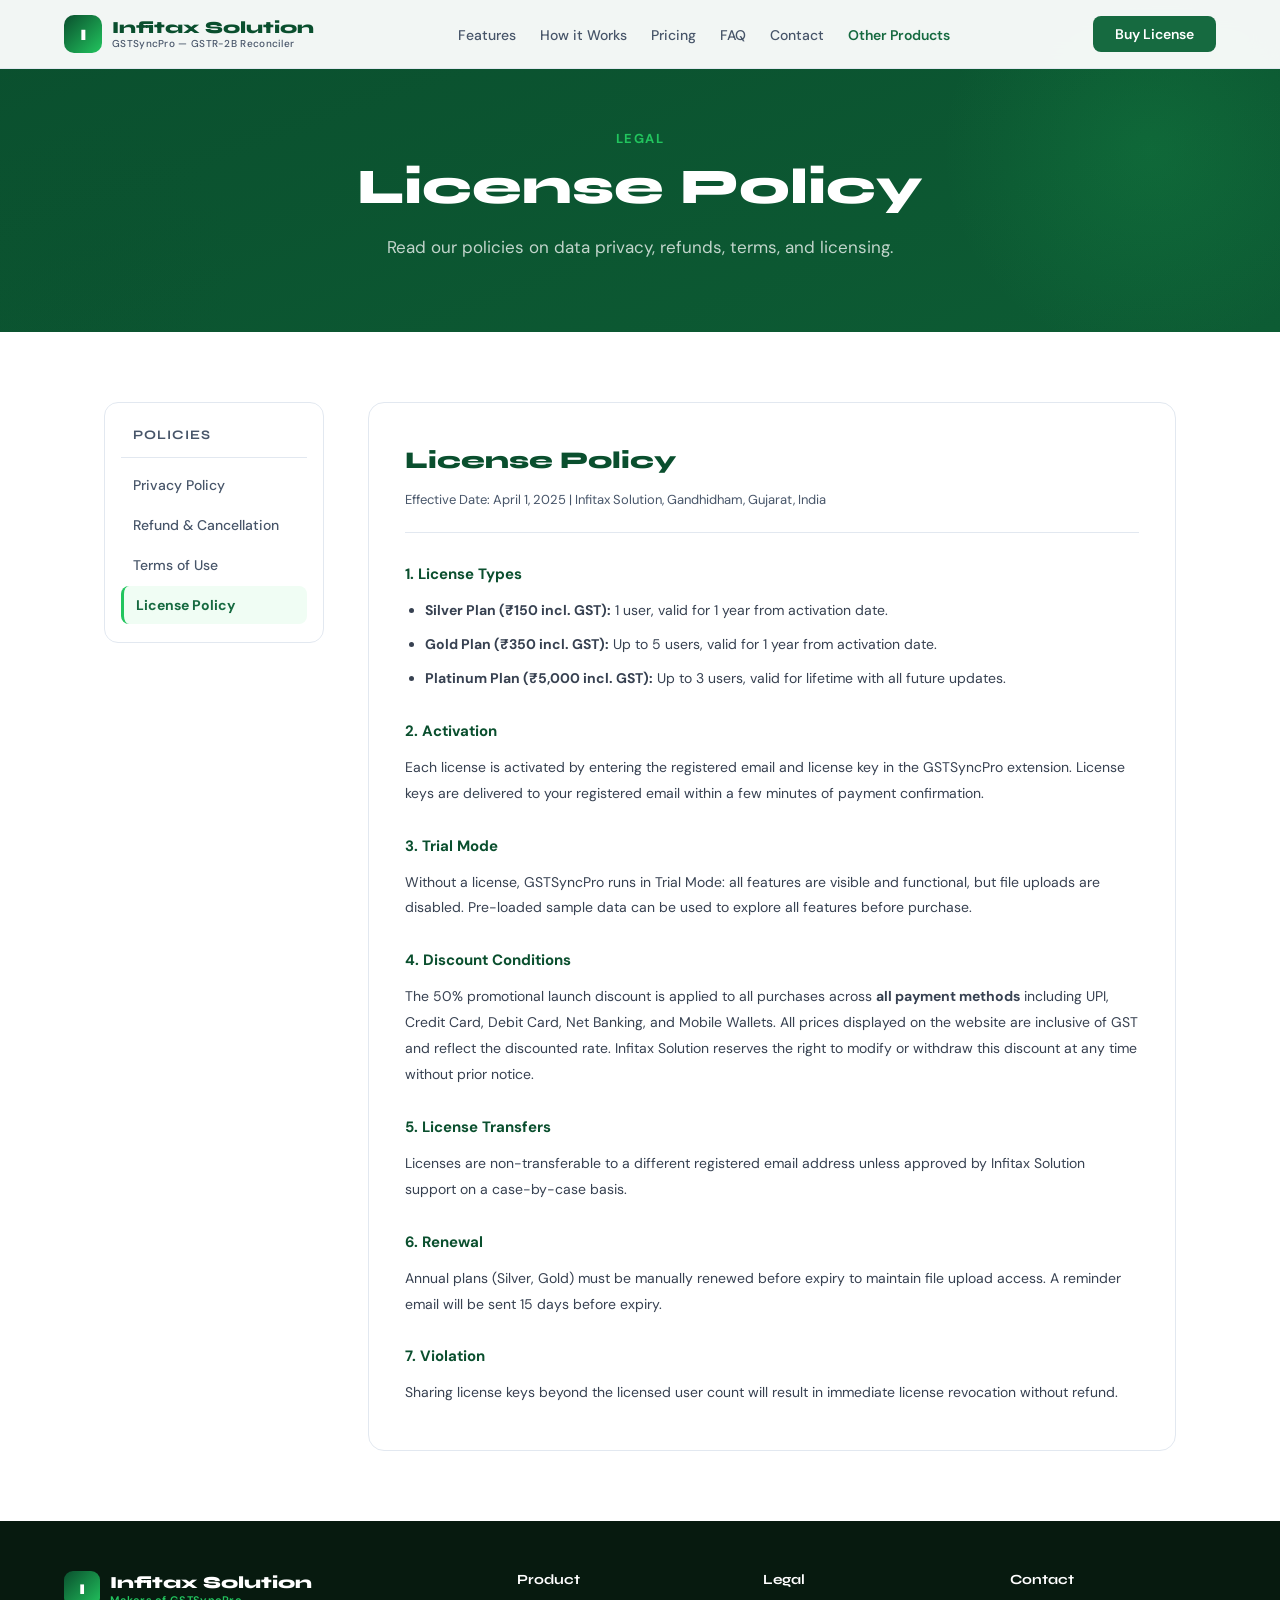
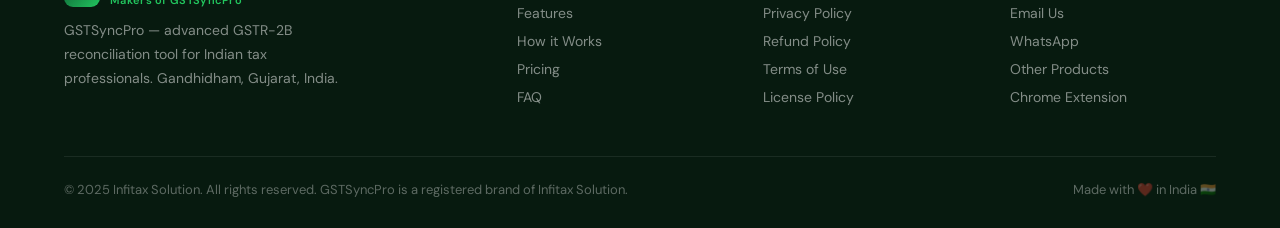
<file: policies/license/index.html>
<!DOCTYPE html>
<html lang="en">
<head>
<meta charset="UTF-8">
<meta name="viewport" content="width=device-width, initial-scale=1.0">
<title>License Policy — GSTSyncPro | Infitax Solution</title>
<meta name="description" content="GSTSyncPro License Policy — types, activation, trial mode, discount conditions, renewal, and violation rules.">
<link rel="preconnect" href="https://fonts.googleapis.com"><link href="https://fonts.googleapis.com/css2?family=Syne:wght@400;600;700;800&family=DM+Sans:wght@300;400;500;600&display=swap" rel="stylesheet">
<link rel="stylesheet" href="../../../assets/style.css">
</head>
<body>
<nav>
  <div class="nav-inner">
    <a href="../../../" class="nav-logo">
      <div class="logo-icon">I</div>
      <div class="logo-text">
        <span class="logo-brand">Infitax Solution</span>
        <span class="logo-sub">GSTSyncPro — GSTR-2B Reconciler</span>
      </div>
    </a>
    <ul class="nav-links">
      <li><a href="../../../features/" data-nav="features">Features</a></li>
      <li><a href="../../../how-it-works/" data-nav="how-it-works">How it Works</a></li>
      <li><a href="../../../pricing/" data-nav="pricing">Pricing</a></li>
      <li><a href="../../../faq/" data-nav="faq">FAQ</a></li>
      <li><a href="../../../contact/" data-nav="contact">Contact</a></li>
      <li><a href="../../../products/" data-nav="products" class="nav-products">Other Products</a></li>
      
    </ul>
    <a href="../../../pricing/" class="nav-cta">Buy License</a>
    <div class="hamburger" onclick="toggleMenu()"><span></span><span></span><span></span></div>
  </div>
</nav>
<div class="mobile-menu" id="mobileMenu">
  <a href="../../../features/" onclick="toggleMenu()">Features</a>
  <a href="../../../how-it-works/" onclick="toggleMenu()">How it Works</a>
  <a href="../../../pricing/" onclick="toggleMenu()">Pricing</a>
  <a href="../../../faq/" onclick="toggleMenu()">FAQ</a>
  <a href="../../../contact/" onclick="toggleMenu()">Contact</a>
  <a href="../../../products/" onclick="toggleMenu()">Other Products</a>
  <a href="../../../pricing/" onclick="toggleMenu()" style="color:var(--green-mid);font-weight:700;margin-top:8px">&#128273; Buy License</a>
</div>
<div class="page-header">
  <div class="section-inner">
    <div class="section-label">Legal</div>
    <h1>License Policy</h1>
    <p>Read our policies on data privacy, refunds, terms, and licensing.</p>
  </div>
</div>
<div class="page-inner">
  <div class="policy-layout">
    <div class="policy-sidebar">
  <h4>Policies</h4>
  <a href="../../../policies/privacy/" class="policy-nav-link">Privacy Policy</a>
    <a href="../../../policies/refund/" class="policy-nav-link">Refund &amp; Cancellation</a>
    <a href="../../../policies/terms/" class="policy-nav-link">Terms of Use</a>
    <a href="../../../policies/license/" class="policy-nav-link active">License Policy</a>
    
</div>
    <div class="policy-content-box">
      <h2>License Policy</h2>
<p class="eff-date">Effective Date: April 1, 2025 | Infitax Solution, Gandhidham, Gujarat, India</p>
<h3>1. License Types</h3>
<ul>
  <li><strong>Silver Plan (&#8377;150 incl. GST):</strong> 1 user, valid for 1 year from activation date.</li>
  <li><strong>Gold Plan (&#8377;350 incl. GST):</strong> Up to 5 users, valid for 1 year from activation date.</li>
  <li><strong>Platinum Plan (&#8377;5,000 incl. GST):</strong> Up to 3 users, valid for lifetime with all future updates.</li>
</ul>
<h3>2. Activation</h3>
<p>Each license is activated by entering the registered email and license key in the GSTSyncPro extension. License keys are delivered to your registered email within a few minutes of payment confirmation.</p>
<h3>3. Trial Mode</h3>
<p>Without a license, GSTSyncPro runs in Trial Mode: all features are visible and functional, but file uploads are disabled. Pre-loaded sample data can be used to explore all features before purchase.</p>
<h3>4. Discount Conditions</h3>
<p>The 50% promotional launch discount is applied to all purchases across <strong>all payment methods</strong> including UPI, Credit Card, Debit Card, Net Banking, and Mobile Wallets. All prices displayed on the website are inclusive of GST and reflect the discounted rate. Infitax Solution reserves the right to modify or withdraw this discount at any time without prior notice.</p>
<h3>5. License Transfers</h3>
<p>Licenses are non-transferable to a different registered email address unless approved by Infitax Solution support on a case-by-case basis.</p>
<h3>6. Renewal</h3>
<p>Annual plans (Silver, Gold) must be manually renewed before expiry to maintain file upload access. A reminder email will be sent 15 days before expiry.</p>
<h3>7. Violation</h3>
<p>Sharing license keys beyond the licensed user count will result in immediate license revocation without refund.</p>
    </div>
  </div>
</div>
<footer>
  <div class="footer-inner">
    <div class="footer-top">
      <div class="footer-brand">
        <div style="display:flex;align-items:center;gap:10px;margin-bottom:4px">
          <div style="width:36px;height:36px;background:linear-gradient(135deg,#0a4f2e,#22c55e);border-radius:9px;display:flex;align-items:center;justify-content:center;color:#fff;font-family:Syne,sans-serif;font-weight:800;font-size:15px">I</div>
          <div>
            <div style="color:#fff;font-family:Syne,sans-serif;font-weight:800;font-size:17px">Infitax Solution</div>
            <div style="color:#22c55e;font-size:11px;font-weight:600;letter-spacing:.3px">Makers of GSTSyncPro</div>
          </div>
        </div>
        <p>GSTSyncPro — advanced GSTR-2B reconciliation tool for Indian tax professionals. Gandhidham, Gujarat, India.</p>
      </div>
      <div class="footer-col">
        <h4>Product</h4>
        <a href="../../../features/">Features</a>
        <a href="../../../how-it-works/">How it Works</a>
        <a href="../../../pricing/">Pricing</a>
        <a href="../../../faq/">FAQ</a>
      </div>
      <div class="footer-col">
        <h4>Legal</h4>
        <a href="../../../policies/privacy/">Privacy Policy</a>
        <a href="../../../policies/refund/">Refund Policy</a>
        <a href="../../../policies/terms/">Terms of Use</a>
        <a href="../../../policies/license/">License Policy</a>
      </div>
      <div class="footer-col">
        <h4>Contact</h4>
        <a href="mailto:Infitaxsolution@gmail.com">Email Us</a>
        <a href="https://wa.me/916354030446" target="_blank">WhatsApp</a>
        <a href="../../../products/">Other Products</a>
        <a href="https://infitaxsolution.github.io/GstSynPro/" target="_blank">Chrome Extension</a>
      </div>
    </div>
    <div class="footer-bottom">
      <p>&#169; 2025 Infitax Solution. All rights reserved. GSTSyncPro is a registered brand of Infitax Solution.</p>
      <p>Made with &#10084;&#65039; in India &#127470;&#127475;</p>
    </div>
  </div>
</footer>

<div class="toast" id="toast"></div>
<script src="../../../assets/script.js"></script>
</body>
</html>
</file>
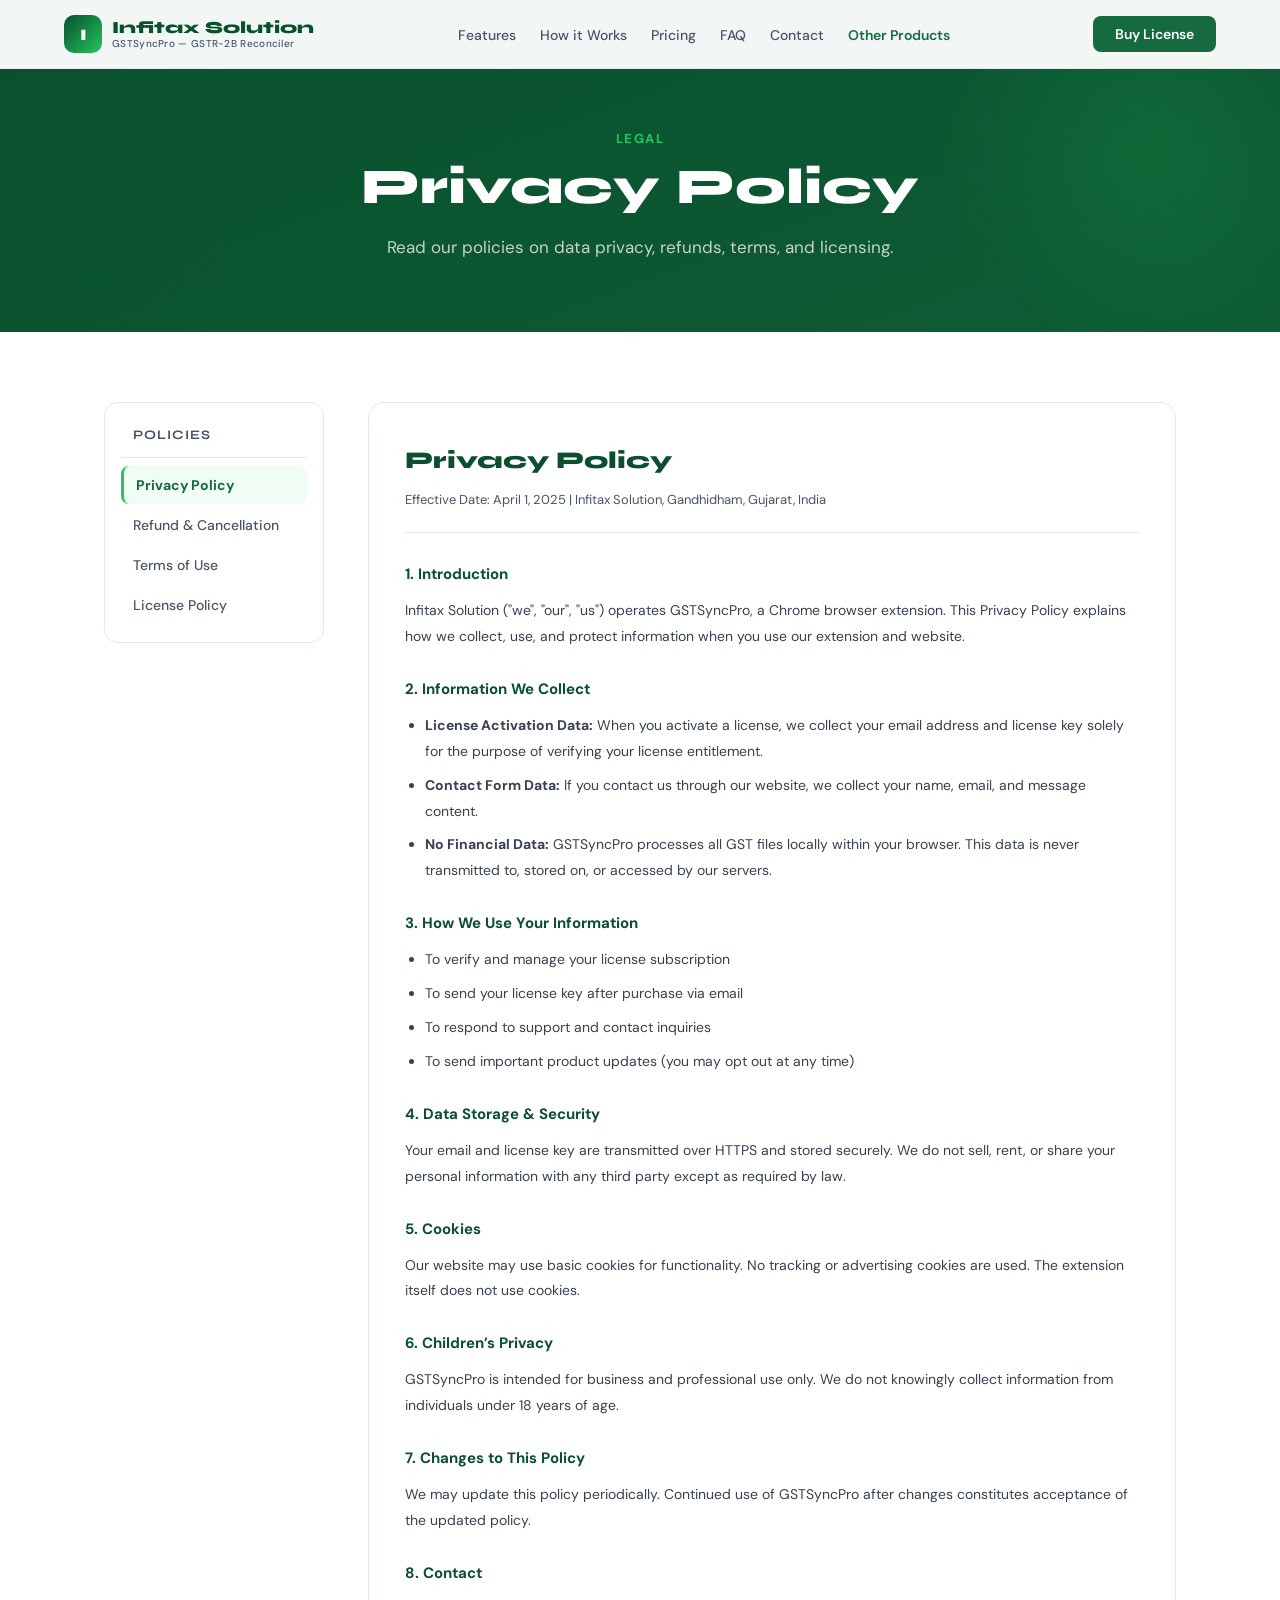
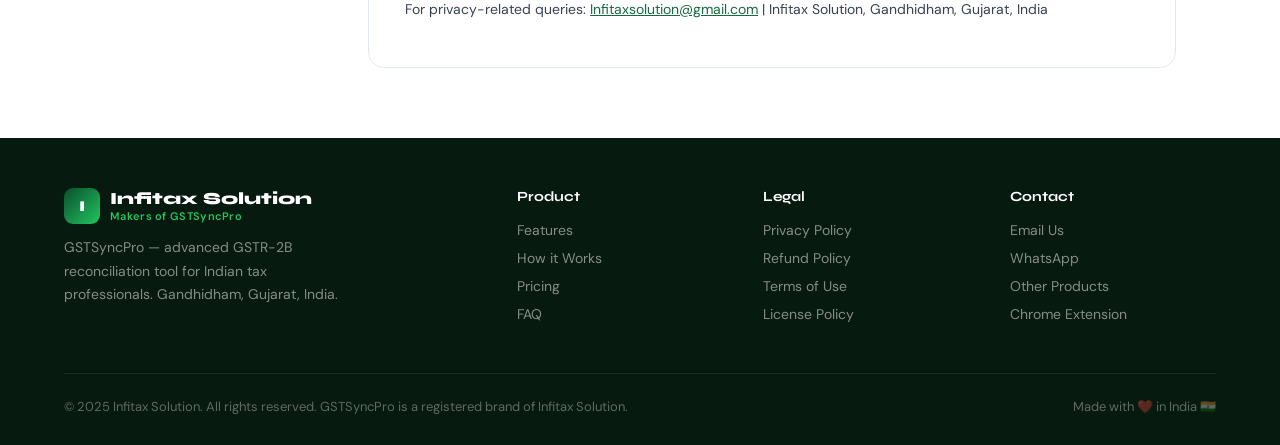
<file: policies/privacy/index.html>
<!DOCTYPE html>
<html lang="en">
<head>
<meta charset="UTF-8">
<meta name="viewport" content="width=device-width, initial-scale=1.0">
<title>Privacy Policy — GSTSyncPro | Infitax Solution</title>
<meta name="description" content="GSTSyncPro Privacy Policy — how Infitax Solution collects, uses, and protects your data.">
<link rel="preconnect" href="https://fonts.googleapis.com"><link href="https://fonts.googleapis.com/css2?family=Syne:wght@400;600;700;800&family=DM+Sans:wght@300;400;500;600&display=swap" rel="stylesheet">
<link rel="stylesheet" href="../../../assets/style.css">
</head>
<body>
<nav>
  <div class="nav-inner">
    <a href="../../../" class="nav-logo">
      <div class="logo-icon">I</div>
      <div class="logo-text">
        <span class="logo-brand">Infitax Solution</span>
        <span class="logo-sub">GSTSyncPro — GSTR-2B Reconciler</span>
      </div>
    </a>
    <ul class="nav-links">
      <li><a href="../../../features/" data-nav="features">Features</a></li>
      <li><a href="../../../how-it-works/" data-nav="how-it-works">How it Works</a></li>
      <li><a href="../../../pricing/" data-nav="pricing">Pricing</a></li>
      <li><a href="../../../faq/" data-nav="faq">FAQ</a></li>
      <li><a href="../../../contact/" data-nav="contact">Contact</a></li>
      <li><a href="../../../products/" data-nav="products" class="nav-products">Other Products</a></li>
      
    </ul>
    <a href="../../../pricing/" class="nav-cta">Buy License</a>
    <div class="hamburger" onclick="toggleMenu()"><span></span><span></span><span></span></div>
  </div>
</nav>
<div class="mobile-menu" id="mobileMenu">
  <a href="../../../features/" onclick="toggleMenu()">Features</a>
  <a href="../../../how-it-works/" onclick="toggleMenu()">How it Works</a>
  <a href="../../../pricing/" onclick="toggleMenu()">Pricing</a>
  <a href="../../../faq/" onclick="toggleMenu()">FAQ</a>
  <a href="../../../contact/" onclick="toggleMenu()">Contact</a>
  <a href="../../../products/" onclick="toggleMenu()">Other Products</a>
  <a href="../../../pricing/" onclick="toggleMenu()" style="color:var(--green-mid);font-weight:700;margin-top:8px">&#128273; Buy License</a>
</div>
<div class="page-header">
  <div class="section-inner">
    <div class="section-label">Legal</div>
    <h1>Privacy Policy</h1>
    <p>Read our policies on data privacy, refunds, terms, and licensing.</p>
  </div>
</div>
<div class="page-inner">
  <div class="policy-layout">
    <div class="policy-sidebar">
  <h4>Policies</h4>
  <a href="../../../policies/privacy/" class="policy-nav-link active">Privacy Policy</a>
    <a href="../../../policies/refund/" class="policy-nav-link">Refund &amp; Cancellation</a>
    <a href="../../../policies/terms/" class="policy-nav-link">Terms of Use</a>
    <a href="../../../policies/license/" class="policy-nav-link">License Policy</a>
    
</div>
    <div class="policy-content-box">
      <h2>Privacy Policy</h2>
<p class="eff-date">Effective Date: April 1, 2025 | Infitax Solution, Gandhidham, Gujarat, India</p>
<h3>1. Introduction</h3>
<p>Infitax Solution ("we", "our", "us") operates GSTSyncPro, a Chrome browser extension. This Privacy Policy explains how we collect, use, and protect information when you use our extension and website.</p>
<h3>2. Information We Collect</h3>
<ul>
  <li><strong>License Activation Data:</strong> When you activate a license, we collect your email address and license key solely for the purpose of verifying your license entitlement.</li>
  <li><strong>Contact Form Data:</strong> If you contact us through our website, we collect your name, email, and message content.</li>
  <li><strong>No Financial Data:</strong> GSTSyncPro processes all GST files locally within your browser. This data is never transmitted to, stored on, or accessed by our servers.</li>
</ul>
<h3>3. How We Use Your Information</h3>
<ul>
  <li>To verify and manage your license subscription</li>
  <li>To send your license key after purchase via email</li>
  <li>To respond to support and contact inquiries</li>
  <li>To send important product updates (you may opt out at any time)</li>
</ul>
<h3>4. Data Storage &amp; Security</h3>
<p>Your email and license key are transmitted over HTTPS and stored securely. We do not sell, rent, or share your personal information with any third party except as required by law.</p>
<h3>5. Cookies</h3>
<p>Our website may use basic cookies for functionality. No tracking or advertising cookies are used. The extension itself does not use cookies.</p>
<h3>6. Children&#8217;s Privacy</h3>
<p>GSTSyncPro is intended for business and professional use only. We do not knowingly collect information from individuals under 18 years of age.</p>
<h3>7. Changes to This Policy</h3>
<p>We may update this policy periodically. Continued use of GSTSyncPro after changes constitutes acceptance of the updated policy.</p>
<h3>8. Contact</h3>
<p>For privacy-related queries: <a href="mailto:Infitaxsolution@gmail.com">Infitaxsolution@gmail.com</a> | Infitax Solution, Gandhidham, Gujarat, India</p>
    </div>
  </div>
</div>
<footer>
  <div class="footer-inner">
    <div class="footer-top">
      <div class="footer-brand">
        <div style="display:flex;align-items:center;gap:10px;margin-bottom:4px">
          <div style="width:36px;height:36px;background:linear-gradient(135deg,#0a4f2e,#22c55e);border-radius:9px;display:flex;align-items:center;justify-content:center;color:#fff;font-family:Syne,sans-serif;font-weight:800;font-size:15px">I</div>
          <div>
            <div style="color:#fff;font-family:Syne,sans-serif;font-weight:800;font-size:17px">Infitax Solution</div>
            <div style="color:#22c55e;font-size:11px;font-weight:600;letter-spacing:.3px">Makers of GSTSyncPro</div>
          </div>
        </div>
        <p>GSTSyncPro — advanced GSTR-2B reconciliation tool for Indian tax professionals. Gandhidham, Gujarat, India.</p>
      </div>
      <div class="footer-col">
        <h4>Product</h4>
        <a href="../../../features/">Features</a>
        <a href="../../../how-it-works/">How it Works</a>
        <a href="../../../pricing/">Pricing</a>
        <a href="../../../faq/">FAQ</a>
      </div>
      <div class="footer-col">
        <h4>Legal</h4>
        <a href="../../../policies/privacy/">Privacy Policy</a>
        <a href="../../../policies/refund/">Refund Policy</a>
        <a href="../../../policies/terms/">Terms of Use</a>
        <a href="../../../policies/license/">License Policy</a>
      </div>
      <div class="footer-col">
        <h4>Contact</h4>
        <a href="mailto:Infitaxsolution@gmail.com">Email Us</a>
        <a href="https://wa.me/916354030446" target="_blank">WhatsApp</a>
        <a href="../../../products/">Other Products</a>
        <a href="https://infitaxsolution.github.io/GstSynPro/" target="_blank">Chrome Extension</a>
      </div>
    </div>
    <div class="footer-bottom">
      <p>&#169; 2025 Infitax Solution. All rights reserved. GSTSyncPro is a registered brand of Infitax Solution.</p>
      <p>Made with &#10084;&#65039; in India &#127470;&#127475;</p>
    </div>
  </div>
</footer>

<div class="toast" id="toast"></div>
<script src="../../../assets/script.js"></script>
</body>
</html>
</file>
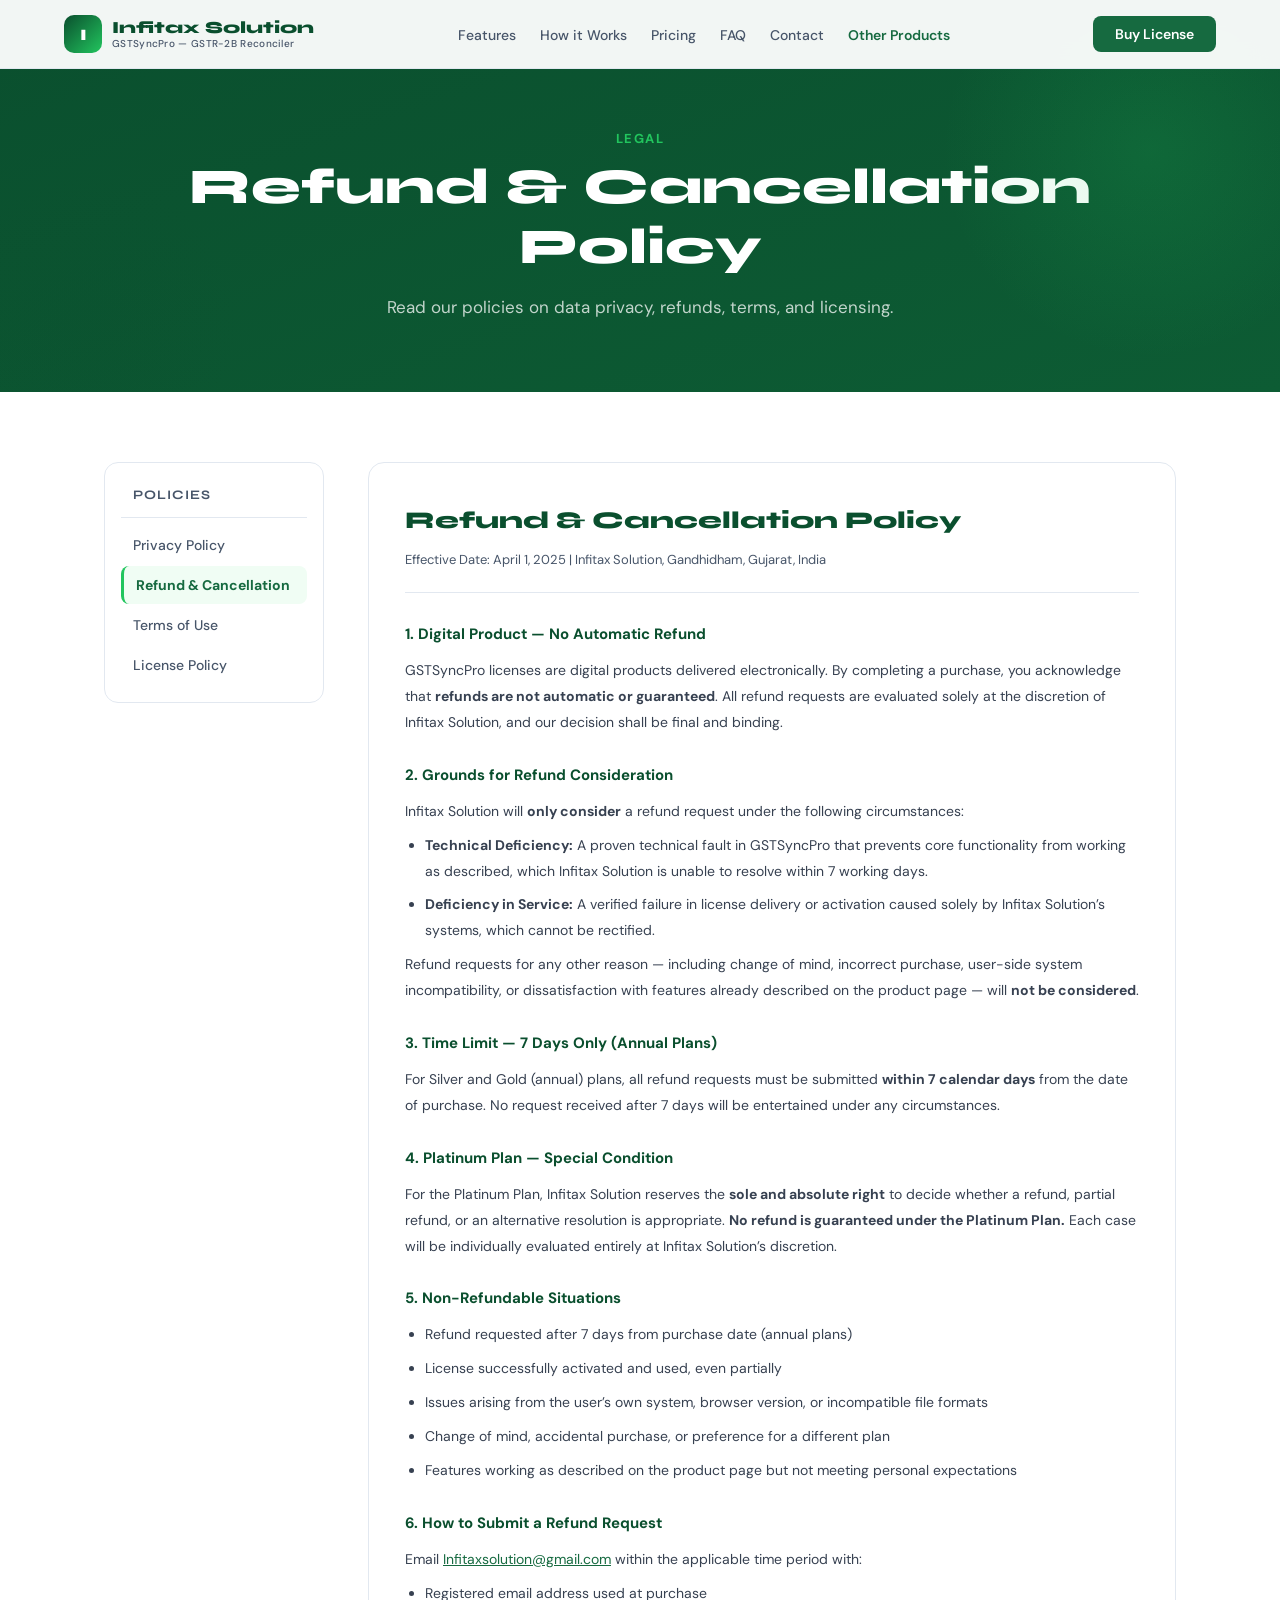
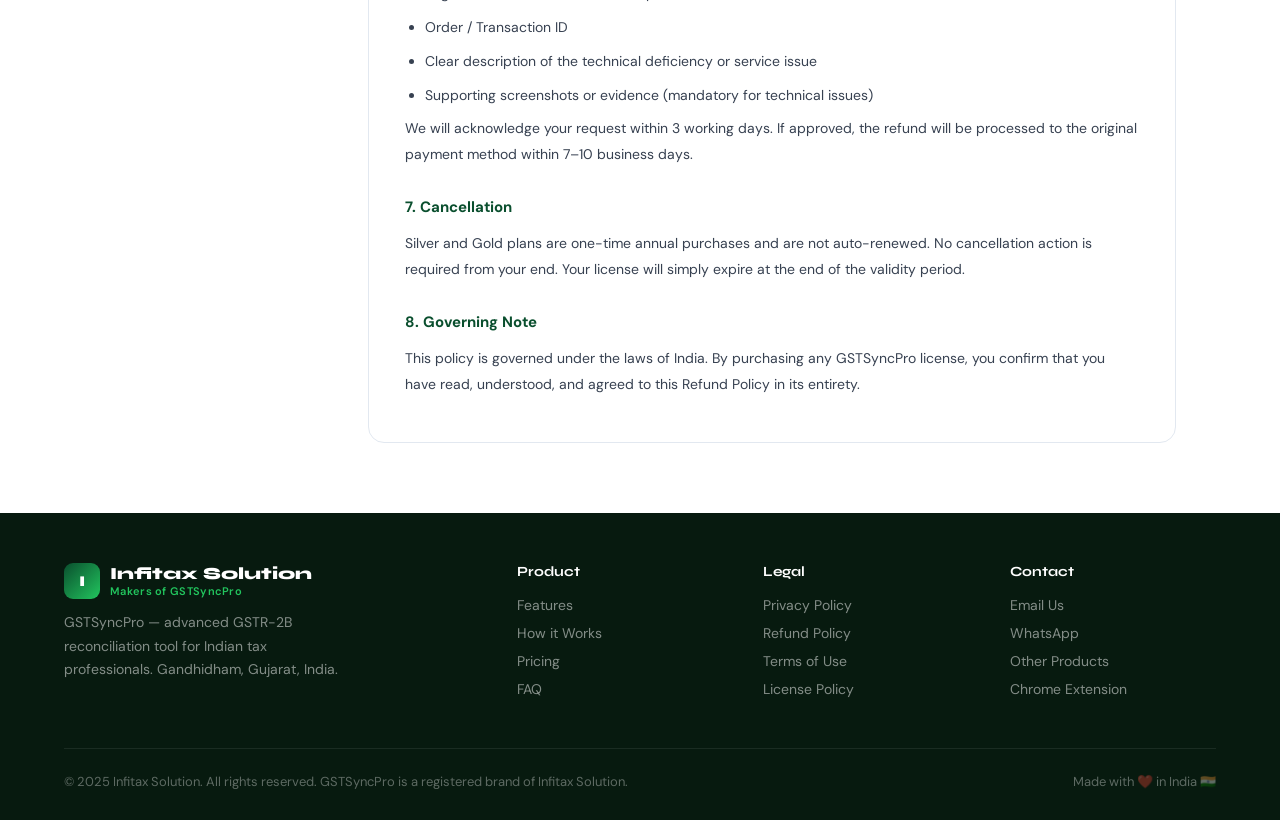
<file: policies/refund/index.html>
<!DOCTYPE html>
<html lang="en">
<head>
<meta charset="UTF-8">
<meta name="viewport" content="width=device-width, initial-scale=1.0">
<title>Refund & Cancellation Policy — GSTSyncPro | Infitax Solution</title>
<meta name="description" content="GSTSyncPro Refund Policy — understand our refund conditions, time limits, and how to submit a request.">
<link rel="preconnect" href="https://fonts.googleapis.com"><link href="https://fonts.googleapis.com/css2?family=Syne:wght@400;600;700;800&family=DM+Sans:wght@300;400;500;600&display=swap" rel="stylesheet">
<link rel="stylesheet" href="../../../assets/style.css">
</head>
<body>
<nav>
  <div class="nav-inner">
    <a href="../../../" class="nav-logo">
      <div class="logo-icon">I</div>
      <div class="logo-text">
        <span class="logo-brand">Infitax Solution</span>
        <span class="logo-sub">GSTSyncPro — GSTR-2B Reconciler</span>
      </div>
    </a>
    <ul class="nav-links">
      <li><a href="../../../features/" data-nav="features">Features</a></li>
      <li><a href="../../../how-it-works/" data-nav="how-it-works">How it Works</a></li>
      <li><a href="../../../pricing/" data-nav="pricing">Pricing</a></li>
      <li><a href="../../../faq/" data-nav="faq">FAQ</a></li>
      <li><a href="../../../contact/" data-nav="contact">Contact</a></li>
      <li><a href="../../../products/" data-nav="products" class="nav-products">Other Products</a></li>
      
    </ul>
    <a href="../../../pricing/" class="nav-cta">Buy License</a>
    <div class="hamburger" onclick="toggleMenu()"><span></span><span></span><span></span></div>
  </div>
</nav>
<div class="mobile-menu" id="mobileMenu">
  <a href="../../../features/" onclick="toggleMenu()">Features</a>
  <a href="../../../how-it-works/" onclick="toggleMenu()">How it Works</a>
  <a href="../../../pricing/" onclick="toggleMenu()">Pricing</a>
  <a href="../../../faq/" onclick="toggleMenu()">FAQ</a>
  <a href="../../../contact/" onclick="toggleMenu()">Contact</a>
  <a href="../../../products/" onclick="toggleMenu()">Other Products</a>
  <a href="../../../pricing/" onclick="toggleMenu()" style="color:var(--green-mid);font-weight:700;margin-top:8px">&#128273; Buy License</a>
</div>
<div class="page-header">
  <div class="section-inner">
    <div class="section-label">Legal</div>
    <h1>Refund & Cancellation Policy</h1>
    <p>Read our policies on data privacy, refunds, terms, and licensing.</p>
  </div>
</div>
<div class="page-inner">
  <div class="policy-layout">
    <div class="policy-sidebar">
  <h4>Policies</h4>
  <a href="../../../policies/privacy/" class="policy-nav-link">Privacy Policy</a>
    <a href="../../../policies/refund/" class="policy-nav-link active">Refund &amp; Cancellation</a>
    <a href="../../../policies/terms/" class="policy-nav-link">Terms of Use</a>
    <a href="../../../policies/license/" class="policy-nav-link">License Policy</a>
    
</div>
    <div class="policy-content-box">
      <h2>Refund &amp; Cancellation Policy</h2>
<p class="eff-date">Effective Date: April 1, 2025 | Infitax Solution, Gandhidham, Gujarat, India</p>
<h3>1. Digital Product — No Automatic Refund</h3>
<p>GSTSyncPro licenses are digital products delivered electronically. By completing a purchase, you acknowledge that <strong>refunds are not automatic or guaranteed</strong>. All refund requests are evaluated solely at the discretion of Infitax Solution, and our decision shall be final and binding.</p>
<h3>2. Grounds for Refund Consideration</h3>
<p>Infitax Solution will <strong>only consider</strong> a refund request under the following circumstances:</p>
<ul>
  <li><strong>Technical Deficiency:</strong> A proven technical fault in GSTSyncPro that prevents core functionality from working as described, which Infitax Solution is unable to resolve within 7 working days.</li>
  <li><strong>Deficiency in Service:</strong> A verified failure in license delivery or activation caused solely by Infitax Solution&#8217;s systems, which cannot be rectified.</li>
</ul>
<p>Refund requests for any other reason &#8212; including change of mind, incorrect purchase, user-side system incompatibility, or dissatisfaction with features already described on the product page &#8212; will <strong>not be considered</strong>.</p>
<h3>3. Time Limit &#8212; 7 Days Only (Annual Plans)</h3>
<p>For Silver and Gold (annual) plans, all refund requests must be submitted <strong>within 7 calendar days</strong> from the date of purchase. No request received after 7 days will be entertained under any circumstances.</p>
<h3>4. Platinum Plan &#8212; Special Condition</h3>
<p>For the Platinum Plan, Infitax Solution reserves the <strong>sole and absolute right</strong> to decide whether a refund, partial refund, or an alternative resolution is appropriate. <strong>No refund is guaranteed under the Platinum Plan.</strong> Each case will be individually evaluated entirely at Infitax Solution&#8217;s discretion.</p>
<h3>5. Non-Refundable Situations</h3>
<ul>
  <li>Refund requested after 7 days from purchase date (annual plans)</li>
  <li>License successfully activated and used, even partially</li>
  <li>Issues arising from the user&#8217;s own system, browser version, or incompatible file formats</li>
  <li>Change of mind, accidental purchase, or preference for a different plan</li>
  <li>Features working as described on the product page but not meeting personal expectations</li>
</ul>
<h3>6. How to Submit a Refund Request</h3>
<p>Email <a href="mailto:Infitaxsolution@gmail.com">Infitaxsolution@gmail.com</a> within the applicable time period with:</p>
<ul>
  <li>Registered email address used at purchase</li>
  <li>Order / Transaction ID</li>
  <li>Clear description of the technical deficiency or service issue</li>
  <li>Supporting screenshots or evidence (mandatory for technical issues)</li>
</ul>
<p>We will acknowledge your request within 3 working days. If approved, the refund will be processed to the original payment method within 7&#8211;10 business days.</p>
<h3>7. Cancellation</h3>
<p>Silver and Gold plans are one-time annual purchases and are not auto-renewed. No cancellation action is required from your end. Your license will simply expire at the end of the validity period.</p>
<h3>8. Governing Note</h3>
<p>This policy is governed under the laws of India. By purchasing any GSTSyncPro license, you confirm that you have read, understood, and agreed to this Refund Policy in its entirety.</p>
    </div>
  </div>
</div>
<footer>
  <div class="footer-inner">
    <div class="footer-top">
      <div class="footer-brand">
        <div style="display:flex;align-items:center;gap:10px;margin-bottom:4px">
          <div style="width:36px;height:36px;background:linear-gradient(135deg,#0a4f2e,#22c55e);border-radius:9px;display:flex;align-items:center;justify-content:center;color:#fff;font-family:Syne,sans-serif;font-weight:800;font-size:15px">I</div>
          <div>
            <div style="color:#fff;font-family:Syne,sans-serif;font-weight:800;font-size:17px">Infitax Solution</div>
            <div style="color:#22c55e;font-size:11px;font-weight:600;letter-spacing:.3px">Makers of GSTSyncPro</div>
          </div>
        </div>
        <p>GSTSyncPro — advanced GSTR-2B reconciliation tool for Indian tax professionals. Gandhidham, Gujarat, India.</p>
      </div>
      <div class="footer-col">
        <h4>Product</h4>
        <a href="../../../features/">Features</a>
        <a href="../../../how-it-works/">How it Works</a>
        <a href="../../../pricing/">Pricing</a>
        <a href="../../../faq/">FAQ</a>
      </div>
      <div class="footer-col">
        <h4>Legal</h4>
        <a href="../../../policies/privacy/">Privacy Policy</a>
        <a href="../../../policies/refund/">Refund Policy</a>
        <a href="../../../policies/terms/">Terms of Use</a>
        <a href="../../../policies/license/">License Policy</a>
      </div>
      <div class="footer-col">
        <h4>Contact</h4>
        <a href="mailto:Infitaxsolution@gmail.com">Email Us</a>
        <a href="https://wa.me/916354030446" target="_blank">WhatsApp</a>
        <a href="../../../products/">Other Products</a>
        <a href="https://infitaxsolution.github.io/GstSynPro/" target="_blank">Chrome Extension</a>
      </div>
    </div>
    <div class="footer-bottom">
      <p>&#169; 2025 Infitax Solution. All rights reserved. GSTSyncPro is a registered brand of Infitax Solution.</p>
      <p>Made with &#10084;&#65039; in India &#127470;&#127475;</p>
    </div>
  </div>
</footer>

<div class="toast" id="toast"></div>
<script src="../../../assets/script.js"></script>
</body>
</html>
</file>
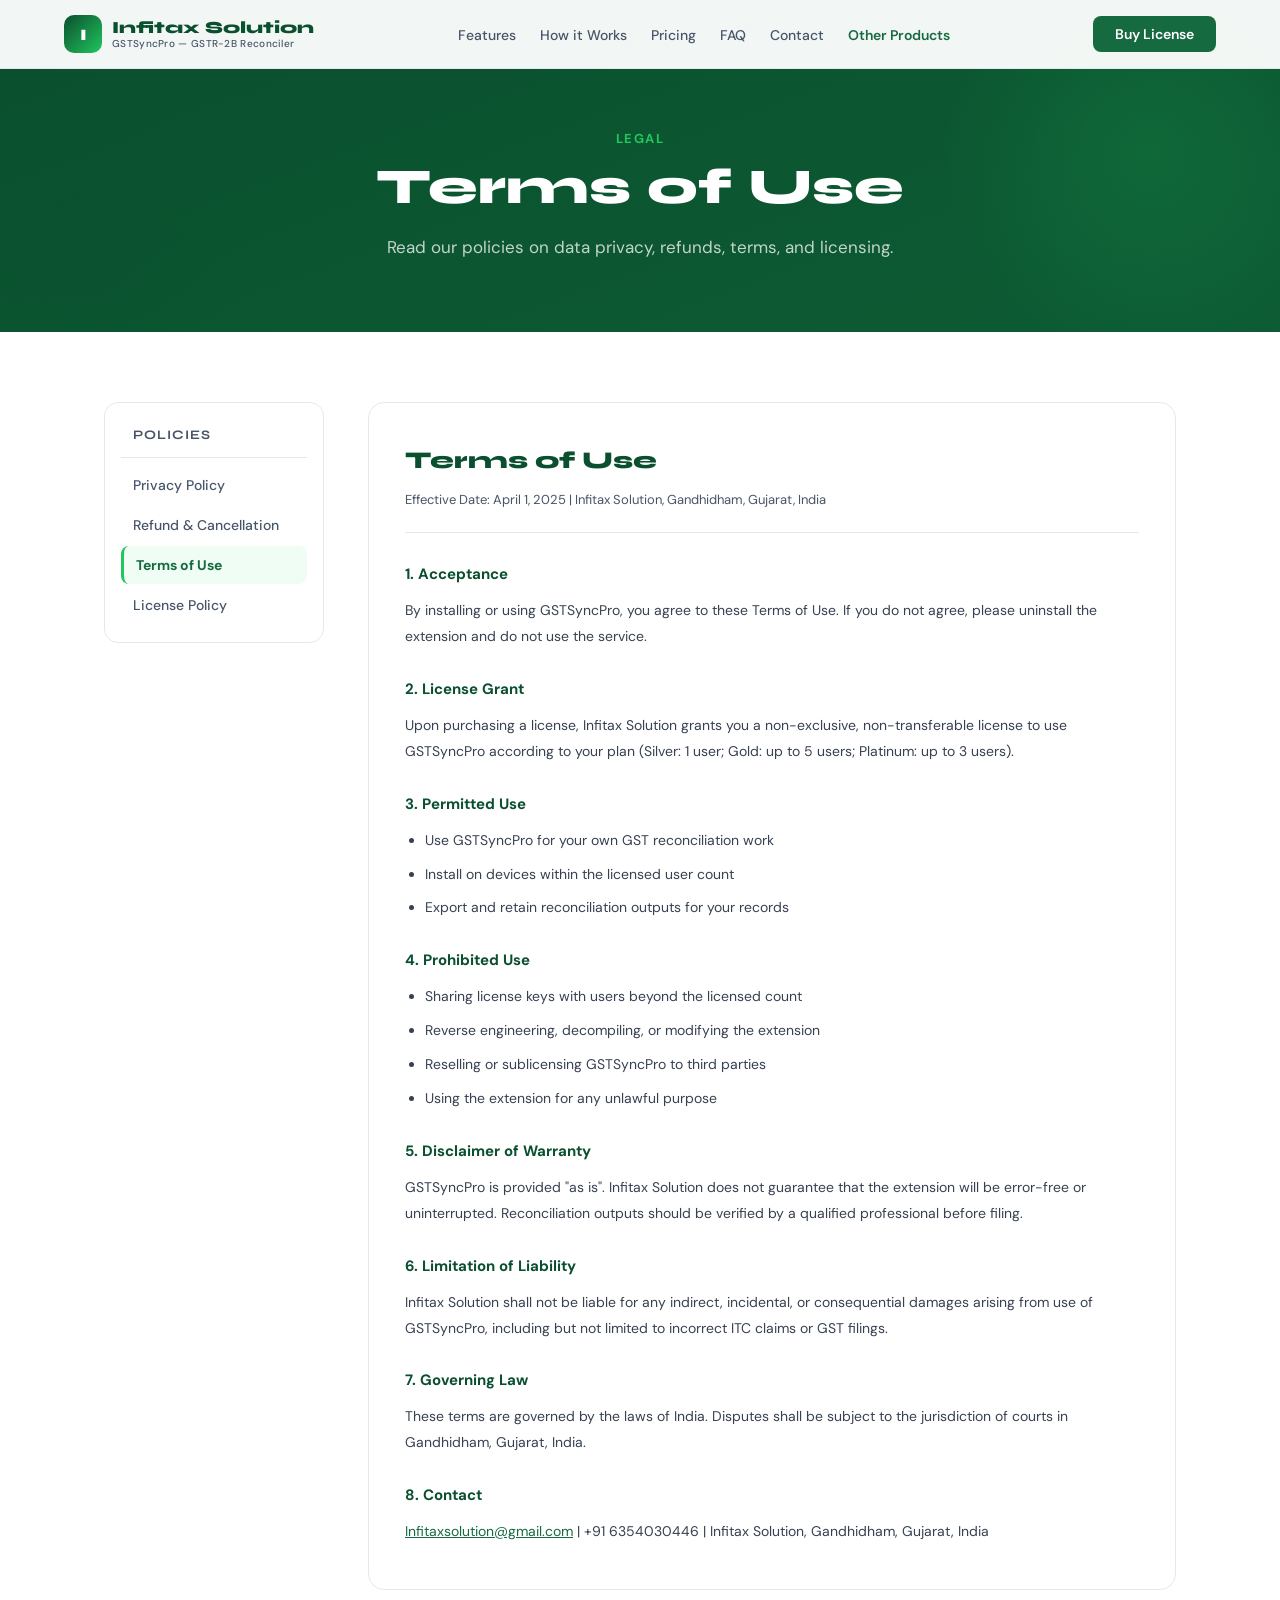
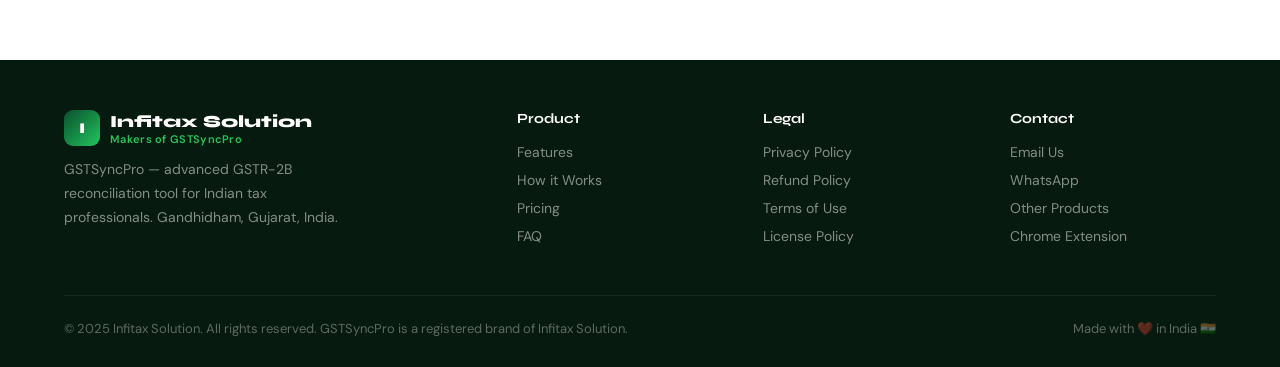
<file: policies/terms/index.html>
<!DOCTYPE html>
<html lang="en">
<head>
<meta charset="UTF-8">
<meta name="viewport" content="width=device-width, initial-scale=1.0">
<title>Terms of Use — GSTSyncPro | Infitax Solution</title>
<meta name="description" content="GSTSyncPro Terms of Use — license grant, permitted and prohibited use, disclaimer, and liability limits.">
<link rel="preconnect" href="https://fonts.googleapis.com"><link href="https://fonts.googleapis.com/css2?family=Syne:wght@400;600;700;800&family=DM+Sans:wght@300;400;500;600&display=swap" rel="stylesheet">
<link rel="stylesheet" href="../../../assets/style.css">
</head>
<body>
<nav>
  <div class="nav-inner">
    <a href="../../../" class="nav-logo">
      <div class="logo-icon">I</div>
      <div class="logo-text">
        <span class="logo-brand">Infitax Solution</span>
        <span class="logo-sub">GSTSyncPro — GSTR-2B Reconciler</span>
      </div>
    </a>
    <ul class="nav-links">
      <li><a href="../../../features/" data-nav="features">Features</a></li>
      <li><a href="../../../how-it-works/" data-nav="how-it-works">How it Works</a></li>
      <li><a href="../../../pricing/" data-nav="pricing">Pricing</a></li>
      <li><a href="../../../faq/" data-nav="faq">FAQ</a></li>
      <li><a href="../../../contact/" data-nav="contact">Contact</a></li>
      <li><a href="../../../products/" data-nav="products" class="nav-products">Other Products</a></li>
      
    </ul>
    <a href="../../../pricing/" class="nav-cta">Buy License</a>
    <div class="hamburger" onclick="toggleMenu()"><span></span><span></span><span></span></div>
  </div>
</nav>
<div class="mobile-menu" id="mobileMenu">
  <a href="../../../features/" onclick="toggleMenu()">Features</a>
  <a href="../../../how-it-works/" onclick="toggleMenu()">How it Works</a>
  <a href="../../../pricing/" onclick="toggleMenu()">Pricing</a>
  <a href="../../../faq/" onclick="toggleMenu()">FAQ</a>
  <a href="../../../contact/" onclick="toggleMenu()">Contact</a>
  <a href="../../../products/" onclick="toggleMenu()">Other Products</a>
  <a href="../../../pricing/" onclick="toggleMenu()" style="color:var(--green-mid);font-weight:700;margin-top:8px">&#128273; Buy License</a>
</div>
<div class="page-header">
  <div class="section-inner">
    <div class="section-label">Legal</div>
    <h1>Terms of Use</h1>
    <p>Read our policies on data privacy, refunds, terms, and licensing.</p>
  </div>
</div>
<div class="page-inner">
  <div class="policy-layout">
    <div class="policy-sidebar">
  <h4>Policies</h4>
  <a href="../../../policies/privacy/" class="policy-nav-link">Privacy Policy</a>
    <a href="../../../policies/refund/" class="policy-nav-link">Refund &amp; Cancellation</a>
    <a href="../../../policies/terms/" class="policy-nav-link active">Terms of Use</a>
    <a href="../../../policies/license/" class="policy-nav-link">License Policy</a>
    
</div>
    <div class="policy-content-box">
      <h2>Terms of Use</h2>
<p class="eff-date">Effective Date: April 1, 2025 | Infitax Solution, Gandhidham, Gujarat, India</p>
<h3>1. Acceptance</h3>
<p>By installing or using GSTSyncPro, you agree to these Terms of Use. If you do not agree, please uninstall the extension and do not use the service.</p>
<h3>2. License Grant</h3>
<p>Upon purchasing a license, Infitax Solution grants you a non-exclusive, non-transferable license to use GSTSyncPro according to your plan (Silver: 1 user; Gold: up to 5 users; Platinum: up to 3 users).</p>
<h3>3. Permitted Use</h3>
<ul>
  <li>Use GSTSyncPro for your own GST reconciliation work</li>
  <li>Install on devices within the licensed user count</li>
  <li>Export and retain reconciliation outputs for your records</li>
</ul>
<h3>4. Prohibited Use</h3>
<ul>
  <li>Sharing license keys with users beyond the licensed count</li>
  <li>Reverse engineering, decompiling, or modifying the extension</li>
  <li>Reselling or sublicensing GSTSyncPro to third parties</li>
  <li>Using the extension for any unlawful purpose</li>
</ul>
<h3>5. Disclaimer of Warranty</h3>
<p>GSTSyncPro is provided "as is". Infitax Solution does not guarantee that the extension will be error-free or uninterrupted. Reconciliation outputs should be verified by a qualified professional before filing.</p>
<h3>6. Limitation of Liability</h3>
<p>Infitax Solution shall not be liable for any indirect, incidental, or consequential damages arising from use of GSTSyncPro, including but not limited to incorrect ITC claims or GST filings.</p>
<h3>7. Governing Law</h3>
<p>These terms are governed by the laws of India. Disputes shall be subject to the jurisdiction of courts in Gandhidham, Gujarat, India.</p>
<h3>8. Contact</h3>
<p><a href="mailto:Infitaxsolution@gmail.com">Infitaxsolution@gmail.com</a> | +91 6354030446 | Infitax Solution, Gandhidham, Gujarat, India</p>
    </div>
  </div>
</div>
<footer>
  <div class="footer-inner">
    <div class="footer-top">
      <div class="footer-brand">
        <div style="display:flex;align-items:center;gap:10px;margin-bottom:4px">
          <div style="width:36px;height:36px;background:linear-gradient(135deg,#0a4f2e,#22c55e);border-radius:9px;display:flex;align-items:center;justify-content:center;color:#fff;font-family:Syne,sans-serif;font-weight:800;font-size:15px">I</div>
          <div>
            <div style="color:#fff;font-family:Syne,sans-serif;font-weight:800;font-size:17px">Infitax Solution</div>
            <div style="color:#22c55e;font-size:11px;font-weight:600;letter-spacing:.3px">Makers of GSTSyncPro</div>
          </div>
        </div>
        <p>GSTSyncPro — advanced GSTR-2B reconciliation tool for Indian tax professionals. Gandhidham, Gujarat, India.</p>
      </div>
      <div class="footer-col">
        <h4>Product</h4>
        <a href="../../../features/">Features</a>
        <a href="../../../how-it-works/">How it Works</a>
        <a href="../../../pricing/">Pricing</a>
        <a href="../../../faq/">FAQ</a>
      </div>
      <div class="footer-col">
        <h4>Legal</h4>
        <a href="../../../policies/privacy/">Privacy Policy</a>
        <a href="../../../policies/refund/">Refund Policy</a>
        <a href="../../../policies/terms/">Terms of Use</a>
        <a href="../../../policies/license/">License Policy</a>
      </div>
      <div class="footer-col">
        <h4>Contact</h4>
        <a href="mailto:Infitaxsolution@gmail.com">Email Us</a>
        <a href="https://wa.me/916354030446" target="_blank">WhatsApp</a>
        <a href="../../../products/">Other Products</a>
        <a href="https://infitaxsolution.github.io/GstSynPro/" target="_blank">Chrome Extension</a>
      </div>
    </div>
    <div class="footer-bottom">
      <p>&#169; 2025 Infitax Solution. All rights reserved. GSTSyncPro is a registered brand of Infitax Solution.</p>
      <p>Made with &#10084;&#65039; in India &#127470;&#127475;</p>
    </div>
  </div>
</footer>

<div class="toast" id="toast"></div>
<script src="../../../assets/script.js"></script>
</body>
</html>
</file>
<file: assets/style.css>
/* ── ROOT VARIABLES ── */
:root {
  --green-deep: #0a4f2e;
  --green-mid: #166a40;
  --green-bright: #22c55e;
  --green-light: #bbf7d0;
  --green-pale: #f0fdf4;
  --gold: #f59e0b;
  --white: #ffffff;
  --gray-50: #f8fafc;
  --gray-100: #f1f5f9;
  --gray-200: #e2e8f0;
  --gray-600: #475569;
  --gray-700: #374151;
  --gray-800: #1e293b;
  --text: #0f1f12;
  --shadow: 0 4px 32px rgba(22,106,64,0.10);
  --radius: 16px;
}
*,*::before,*::after{box-sizing:border-box;margin:0;padding:0}
html{scroll-behavior:smooth}
body{font-family:'DM Sans',sans-serif;color:var(--text);background:#fff;overflow-x:hidden}
a{text-decoration:none;color:inherit}
img{max-width:100%}

/* ── NAV ── */
nav{position:fixed;top:0;left:0;width:100%;z-index:999;background:rgba(255,255,255,0.95);backdrop-filter:blur(12px);border-bottom:1px solid var(--gray-200);padding:0 5%}
.nav-inner{max-width:1200px;margin:0 auto;display:flex;align-items:center;justify-content:space-between;height:68px}
.nav-logo{display:flex;align-items:center;gap:10px}
.nav-logo .logo-icon{width:38px;height:38px;background:linear-gradient(135deg,var(--green-deep),var(--green-bright));border-radius:10px;display:flex;align-items:center;justify-content:center;color:#fff;font-family:'Syne',sans-serif;font-weight:800;font-size:16px;flex-shrink:0}
.nav-logo .logo-text{display:flex;flex-direction:column;line-height:1.1}
.nav-logo .logo-brand{font-family:'Syne',sans-serif;font-weight:800;font-size:17px;color:var(--green-deep)}
.nav-logo .logo-sub{font-size:10px;font-weight:500;color:var(--gray-600);letter-spacing:.3px}
.nav-links{display:flex;align-items:center;gap:24px;list-style:none}
.nav-links a{font-size:14px;font-weight:500;color:var(--gray-600);transition:.2s;padding:4px 0;border-bottom:2px solid transparent}
.nav-links a:hover,.nav-links a.active{color:var(--green-mid);border-bottom-color:var(--green-bright)}
.nav-links a.nav-products{color:var(--green-mid);font-weight:600}
.nav-cta{background:var(--green-mid);color:#fff !important;padding:9px 22px;border-radius:8px;font-size:14px;font-weight:600;transition:.2s;border-bottom:none !important}
.nav-cta:hover{background:var(--green-deep);color:#fff !important}
.hamburger{display:none;flex-direction:column;gap:5px;cursor:pointer;padding:4px}
.hamburger span{display:block;width:24px;height:2px;background:var(--green-deep);border-radius:2px;transition:.3s}
.mobile-menu{display:none;position:fixed;top:68px;left:0;width:100%;background:#fff;border-bottom:1px solid var(--gray-200);padding:20px 5%;z-index:998}
.mobile-menu.open{display:block}
.mobile-menu a{display:block;padding:12px 0;font-size:15px;font-weight:500;color:var(--gray-600);border-bottom:1px solid var(--gray-100)}

/* ── PAGE HEADER (inner pages) ── */
.page-header{background:linear-gradient(160deg,var(--green-deep) 0%,#0d5c34 100%);padding:130px 5% 70px;text-align:center;position:relative;overflow:hidden}
.page-header::before{content:'';position:absolute;top:-60px;right:-80px;width:420px;height:420px;background:radial-gradient(circle,rgba(34,197,94,0.15) 0%,transparent 70%);border-radius:50%;pointer-events:none}
.page-header::after{content:'';position:absolute;bottom:-80px;left:-60px;width:300px;height:300px;background:radial-gradient(circle,rgba(10,79,46,0.2) 0%,transparent 70%);border-radius:50%;pointer-events:none}
.page-header .section-label{color:var(--green-bright)}
.page-header h1{font-family:'Syne',sans-serif;font-size:clamp(30px,4vw,50px);font-weight:800;color:#fff;margin-bottom:16px;line-height:1.2}
.page-header p{font-size:17px;color:rgba(255,255,255,.75);max-width:560px;margin:0 auto;line-height:1.7}

/* ── HERO ── */
.hero{min-height:100vh;background:linear-gradient(160deg,var(--green-pale) 0%,#e8f5e9 40%,#fff 100%);display:flex;align-items:center;padding:100px 5% 60px;position:relative;overflow:hidden}
.hero::before{content:'';position:absolute;top:-80px;right:-120px;width:600px;height:600px;background:radial-gradient(circle,rgba(34,197,94,0.12) 0%,transparent 70%);border-radius:50%;pointer-events:none}
.hero::after{content:'';position:absolute;bottom:-100px;left:-80px;width:400px;height:400px;background:radial-gradient(circle,rgba(10,79,46,0.07) 0%,transparent 70%);border-radius:50%;pointer-events:none}
.hero-inner{max-width:1200px;margin:0 auto;display:grid;grid-template-columns:1fr 1fr;gap:60px;align-items:center}
.hero-badge{display:inline-flex;align-items:center;gap:8px;background:var(--green-light);color:var(--green-deep);padding:6px 14px;border-radius:50px;font-size:13px;font-weight:600;margin-bottom:20px;border:1px solid rgba(34,197,94,0.3)}
.hero-badge::before{content:'●';color:var(--green-bright);font-size:10px;animation:pulse 2s infinite}
@keyframes pulse{0%,100%{opacity:1}50%{opacity:0.3}}
h1.hero-h1{font-family:'Syne',sans-serif;font-size:clamp(36px,5vw,58px);font-weight:800;line-height:1.1;color:var(--green-deep);margin-bottom:20px}
h1.hero-h1 span{color:var(--green-bright)}
.hero-sub{font-size:18px;color:var(--gray-600);line-height:1.7;margin-bottom:36px;max-width:480px}
.hero-actions{display:flex;gap:14px;flex-wrap:wrap;margin-bottom:40px}
.btn-primary{background:linear-gradient(135deg,var(--green-mid),var(--green-deep));color:#fff;padding:14px 28px;border-radius:10px;font-size:15px;font-weight:600;transition:.25s;box-shadow:0 4px 20px rgba(22,106,64,0.3);display:inline-block}
.btn-primary:hover{transform:translateY(-2px);box-shadow:0 8px 28px rgba(22,106,64,0.4);color:#fff}
.btn-secondary{background:#fff;color:var(--green-mid);padding:14px 28px;border-radius:10px;font-size:15px;font-weight:600;border:2px solid var(--green-mid);transition:.25s;display:inline-block}
.btn-secondary:hover{background:var(--green-pale);transform:translateY(-2px)}
.hero-stats{display:flex;gap:30px;flex-wrap:wrap}
.stat-num{font-family:'Syne',sans-serif;font-size:28px;font-weight:800;color:var(--green-deep)}
.stat-label{font-size:13px;color:var(--gray-600);margin-top:2px}
.hero-visual{position:relative}
.hero-card{background:#fff;border-radius:20px;padding:28px;box-shadow:0 20px 60px rgba(22,106,64,0.15);border:1px solid var(--gray-200);position:relative;overflow:hidden}
.hero-card::before{content:'';position:absolute;top:0;left:0;right:0;height:4px;background:linear-gradient(90deg,var(--green-bright),var(--green-deep))}
.card-header{display:flex;align-items:center;gap:12px;margin-bottom:20px}
.card-dots{display:flex;gap:6px}
.card-dots span{width:10px;height:10px;border-radius:50%;background:var(--gray-200)}
.card-dots span:first-child{background:#ff5f57}
.card-dots span:nth-child(2){background:#ffbd2e}
.card-dots span:last-child{background:#28c840}
.card-title{font-size:13px;color:var(--gray-600);font-weight:500}
.match-row{display:flex;align-items:center;justify-content:space-between;padding:10px 12px;border-radius:8px;margin-bottom:8px;font-size:13px;font-weight:500}
.match-row.matched{background:#f0fdf4;border:1px solid #bbf7d0;color:var(--green-mid)}
.match-row.pending{background:#fffbeb;border:1px solid #fde68a;color:#92400e}
.match-row.mismatch{background:#fef2f2;border:1px solid #fecaca;color:#991b1b}
.match-badge{font-size:11px;padding:3px 10px;border-radius:50px;font-weight:600}
.match-badge.m{background:#dcfce7;color:#166534}
.match-badge.p{background:#fef9c3;color:#713f12}
.match-badge.x{background:#fee2e2;color:#7f1d1d}
.itc-box{margin-top:16px;background:var(--green-deep);border-radius:10px;padding:14px 16px;color:#fff}
.itc-label{font-size:11px;opacity:.7;text-transform:uppercase;letter-spacing:.5px}
.itc-amount{font-family:'Syne',sans-serif;font-size:22px;font-weight:800;margin-top:2px}
.floating-tag{position:absolute;background:#fff;border-radius:10px;padding:10px 14px;box-shadow:0 8px 24px rgba(0,0,0,.12);font-size:12px;font-weight:600;display:flex;align-items:center;gap:7px;white-space:nowrap}
.floating-tag.t1{top:-16px;right:20px;color:var(--green-mid);animation:float1 3s ease-in-out infinite}
.floating-tag.t2{bottom:-16px;left:10px;color:#f59e0b;animation:float2 3s ease-in-out infinite 1.5s}
@keyframes float1{0%,100%{transform:translateY(0)}50%{transform:translateY(-8px)}}
@keyframes float2{0%,100%{transform:translateY(0)}50%{transform:translateY(8px)}}

/* ── SECTION BASE ── */
section{padding:80px 5%}
.section-inner{max-width:1200px;margin:0 auto}
.section-label{font-size:13px;font-weight:700;color:var(--green-bright);text-transform:uppercase;letter-spacing:1.5px;margin-bottom:10px}
.section-title{font-family:'Syne',sans-serif;font-size:clamp(28px,4vw,42px);font-weight:800;color:var(--green-deep);margin-bottom:16px;line-height:1.2}
.section-sub{font-size:17px;color:var(--gray-600);max-width:560px;line-height:1.7}
.page-inner{max-width:1200px;margin:0 auto;padding:70px 5%}

/* ── HOW IT WORKS ── */
.how-bg{background:var(--gray-50)}
.steps{display:grid;grid-template-columns:repeat(auto-fit,minmax(220px,1fr));gap:28px;margin-top:50px}
.step-card{background:#fff;border-radius:16px;padding:28px;border:1px solid var(--gray-200);position:relative;transition:.3s}
.step-card:hover{transform:translateY(-4px);box-shadow:var(--shadow)}
.step-num{width:44px;height:44px;background:linear-gradient(135deg,var(--green-mid),var(--green-bright));border-radius:12px;display:flex;align-items:center;justify-content:center;color:#fff;font-family:'Syne',sans-serif;font-weight:800;font-size:18px;margin-bottom:18px}
.step-card h3{font-family:'Syne',sans-serif;font-size:16px;font-weight:700;color:var(--green-deep);margin-bottom:10px}
.step-card p{font-size:14px;color:var(--gray-600);line-height:1.6}

/* ── FEATURES ── */
.features-grid{display:grid;grid-template-columns:repeat(auto-fit,minmax(280px,1fr));gap:24px;margin-top:50px}
.feat{background:#fff;border:1px solid var(--gray-200);border-radius:16px;padding:26px;transition:.3s;position:relative;overflow:hidden}
.feat::before{content:'';position:absolute;top:0;left:0;width:3px;height:100%;background:linear-gradient(180deg,var(--green-bright),var(--green-deep));opacity:0;transition:.3s}
.feat:hover::before{opacity:1}
.feat:hover{transform:translateY(-3px);box-shadow:var(--shadow)}
.feat-icon{font-size:28px;margin-bottom:14px}
.feat h3{font-family:'Syne',sans-serif;font-size:15px;font-weight:700;color:var(--green-deep);margin-bottom:8px}
.feat p{font-size:14px;color:var(--gray-600);line-height:1.6}

/* ── PRICING ── */
.pricing-bg{background:linear-gradient(160deg,var(--green-deep) 0%,#0d5c34 100%);color:#fff}
.pricing-bg .section-title{color:#fff}
.pricing-bg .section-sub{color:rgba(255,255,255,.7)}
.pricing-bg .section-label{color:var(--green-bright)}
.discount-banner{background:rgba(255,255,255,.1);border:1px solid rgba(255,255,255,.2);border-radius:12px;padding:12px 20px;display:inline-flex;align-items:center;gap:10px;margin-top:20px;margin-bottom:50px;font-size:14px;font-weight:500;color:rgba(255,255,255,.9)}
.discount-banner strong{color:var(--green-bright)}
.plans{display:grid;grid-template-columns:repeat(auto-fit,minmax(280px,1fr));gap:24px}
.plan{background:rgba(255,255,255,.07);border:1px solid rgba(255,255,255,.15);border-radius:20px;padding:32px;position:relative;transition:.3s;backdrop-filter:blur(10px)}
.plan:hover{transform:translateY(-4px);background:rgba(255,255,255,.12)}
.plan.popular{border-color:var(--green-bright);background:rgba(34,197,94,.1)}
.popular-badge{position:absolute;top:-14px;left:50%;transform:translateX(-50%);background:var(--green-bright);color:var(--green-deep);font-size:12px;font-weight:700;padding:5px 18px;border-radius:50px;white-space:nowrap}
.plan-icon{font-size:36px;margin-bottom:16px}
.plan-name{font-family:'Syne',sans-serif;font-size:22px;font-weight:800;margin-bottom:6px}
.plan-desc{font-size:14px;color:rgba(255,255,255,.65);margin-bottom:20px}
.price-original{font-size:15px;color:rgba(255,255,255,.4);text-decoration:line-through;display:block}
.price-current{font-family:'Syne',sans-serif;font-size:40px;font-weight:800;color:var(--green-bright)}
.price-current span{font-size:16px;font-weight:500;color:rgba(255,255,255,.6)}
.price-note{font-size:12px;color:rgba(255,255,255,.5);margin-bottom:24px}
.plan-features{list-style:none;margin-bottom:28px}
.plan-features li{font-size:14px;color:rgba(255,255,255,.8);padding:7px 0;border-bottom:1px solid rgba(255,255,255,.08);display:flex;align-items:center;gap:8px}
.plan-features li::before{content:'✓';color:var(--green-bright);font-weight:700;flex-shrink:0}
.plan-btn{display:block;text-align:center;background:var(--green-bright);color:var(--green-deep);padding:13px;border-radius:10px;font-weight:700;font-size:15px;transition:.25s;cursor:pointer;border:none;width:100%;font-family:'DM Sans',sans-serif}
.plan-btn:hover{background:#16a34a;color:#fff;transform:translateY(-1px)}
.plan.popular .plan-btn{background:#fff;color:var(--green-deep)}
.plan.popular .plan-btn:hover{background:var(--green-bright)}
.upi-note{margin-top:40px;text-align:center;font-size:13px;color:rgba(255,255,255,.55);background:rgba(255,255,255,.05);border-radius:10px;padding:14px;border:1px solid rgba(255,255,255,.1)}
.trial-box{background:var(--green-pale);border:2px dashed var(--green-light);border-radius:20px;padding:36px;text-align:center;margin-top:50px}
.trial-box h3{font-family:'Syne',sans-serif;font-size:22px;font-weight:800;color:var(--green-deep);margin-bottom:10px}
.trial-box p{color:var(--gray-600);font-size:15px;margin-bottom:20px}

/* ── FAQ ── */
.faq-list{margin-top:50px;display:grid;gap:14px}
.faq-item{background:#fff;border:1px solid var(--gray-200);border-radius:14px;overflow:hidden}
.faq-q{padding:18px 22px;cursor:pointer;display:flex;justify-content:space-between;align-items:center;font-weight:600;font-size:15px;color:var(--green-deep);transition:.2s;user-select:none}
.faq-q:hover{background:var(--green-pale)}
.faq-arrow{font-size:18px;transition:.3s;color:var(--green-bright)}
.faq-item.open .faq-arrow{transform:rotate(180deg)}
.faq-a{padding:0 22px;max-height:0;overflow:hidden;transition:.35s ease;font-size:14px;color:var(--gray-600);line-height:1.7}
.faq-item.open .faq-a{padding:0 22px 18px;max-height:400px}

/* ── POLICY PAGES ── */
.policy-layout{display:grid;grid-template-columns:220px 1fr;gap:44px;align-items:start}
.policy-sidebar{position:sticky;top:88px;background:#fff;border:1px solid var(--gray-200);border-radius:14px;padding:16px;overflow:hidden}
.policy-sidebar h4{font-family:'Syne',sans-serif;font-size:13px;font-weight:700;color:var(--gray-600);text-transform:uppercase;letter-spacing:1px;padding:8px 12px 14px;border-bottom:1px solid var(--gray-200);margin-bottom:8px}
.policy-nav-link{display:block;padding:10px 12px;border-radius:8px;font-size:14px;font-weight:500;color:var(--gray-600);transition:.2s;margin-bottom:2px}
.policy-nav-link:hover{background:var(--green-pale);color:var(--green-mid)}
.policy-nav-link.active{background:var(--green-pale);color:var(--green-mid);font-weight:700;border-left:3px solid var(--green-bright)}
.policy-content-box{background:#fff;border:1px solid var(--gray-200);border-radius:16px;padding:36px;line-height:1.8}
.policy-content-box h2{font-family:'Syne',sans-serif;font-size:24px;font-weight:800;color:var(--green-deep);margin-bottom:6px}
.policy-content-box .eff-date{font-size:13px;color:var(--gray-600);margin-bottom:28px;padding-bottom:20px;border-bottom:1px solid var(--gray-200)}
.policy-content-box h3{font-size:15px;font-weight:700;color:var(--green-deep);margin:26px 0 10px}
.policy-content-box p,.policy-content-box li{font-size:14px;color:#374151;line-height:1.85;margin-bottom:8px}
.policy-content-box ul{padding-left:20px;margin-bottom:8px}
.policy-content-box ul li{list-style:disc}
.policy-content-box a{color:var(--green-mid);text-decoration:underline}

/* ── CONTACT ── */
.contact-dark{background:var(--green-deep);color:#fff}
.contact-dark .section-title{color:#fff}
.contact-grid{display:grid;grid-template-columns:1fr 1fr;gap:60px;align-items:start}
.contact-info h3{font-family:'Syne',sans-serif;font-size:20px;font-weight:700;margin-bottom:24px;color:rgba(255,255,255,.9)}
.contact-item{display:flex;align-items:flex-start;gap:14px;margin-bottom:24px}
.c-icon{width:42px;height:42px;background:rgba(255,255,255,.1);border-radius:10px;display:flex;align-items:center;justify-content:center;font-size:18px;flex-shrink:0}
.c-label{font-size:12px;color:rgba(255,255,255,.5);text-transform:uppercase;letter-spacing:.5px}
.c-val{font-size:15px;color:#fff;margin-top:3px;font-weight:500}
.c-val a{color:var(--green-bright)}
.contact-form-box{background:rgba(255,255,255,.06);border:1px solid rgba(255,255,255,.12);border-radius:16px;padding:32px}
.contact-form-box h3{font-family:'Syne',sans-serif;font-size:18px;font-weight:700;margin-bottom:22px;color:#fff}
.form-group{margin-bottom:16px}
.form-group label{display:block;font-size:13px;font-weight:600;color:rgba(255,255,255,.7);margin-bottom:6px}
.form-group input,.form-group textarea,.form-group select{width:100%;background:rgba(255,255,255,.08);border:1px solid rgba(255,255,255,.2);border-radius:8px;padding:11px 14px;color:#fff;font-size:14px;font-family:'DM Sans',sans-serif;outline:none;transition:.2s}
.form-group input::placeholder,.form-group textarea::placeholder{color:rgba(255,255,255,.35)}
.form-group input:focus,.form-group textarea:focus,.form-group select:focus{border-color:var(--green-bright)}
.form-group select option{background:var(--green-deep);color:#fff}
.form-group textarea{resize:vertical;min-height:100px}
.submit-btn{background:var(--green-bright);color:var(--green-deep);border:none;padding:13px 28px;border-radius:10px;font-size:15px;font-weight:700;cursor:pointer;width:100%;transition:.25s;font-family:'DM Sans',sans-serif}
.submit-btn:hover{background:#16a34a;color:#fff}
.form-note{font-size:12px;color:rgba(255,255,255,.4);margin-top:10px;text-align:center}

/* ── PRODUCTS PAGE ── */
.products-grid{display:grid;grid-template-columns:repeat(auto-fit,minmax(300px,1fr));gap:28px;margin-top:50px}
.product-card{background:#fff;border-radius:20px;border:1px solid var(--gray-200);overflow:hidden;transition:.3s;position:relative}
.product-card:hover{transform:translateY(-4px);box-shadow:var(--shadow)}
.product-card-head{padding:28px 28px 20px;background:linear-gradient(135deg,var(--green-pale),#fff);border-bottom:1px solid var(--gray-200)}
.product-card-body{padding:22px 28px 28px}
.product-badge{display:inline-block;font-size:11px;font-weight:700;padding:4px 12px;border-radius:50px;margin-bottom:14px;text-transform:uppercase;letter-spacing:.8px}
.product-badge.active-badge{background:#dcfce7;color:#166534}
.product-badge.soon-badge{background:var(--gray-100);color:var(--gray-600)}
.product-badge.beta-badge{background:#fef9c3;color:#713f12}
.product-icon{font-size:40px;margin-bottom:10px}
.product-name{font-family:'Syne',sans-serif;font-size:20px;font-weight:800;color:var(--green-deep);margin-bottom:6px}
.product-tagline{font-size:13px;color:var(--gray-600);font-weight:500}
.product-desc{font-size:14px;color:var(--gray-600);line-height:1.65;margin-bottom:20px}
.product-tags{display:flex;gap:8px;flex-wrap:wrap;margin-bottom:20px}
.product-tag{background:var(--gray-100);color:var(--gray-600);font-size:12px;font-weight:500;padding:4px 12px;border-radius:50px}
.product-link{display:inline-flex;align-items:center;gap:6px;background:var(--green-mid);color:#fff;padding:10px 20px;border-radius:8px;font-size:14px;font-weight:600;transition:.2s}
.product-link:hover{background:var(--green-deep);color:#fff}
.product-link.disabled{background:var(--gray-200);color:var(--gray-600);cursor:default;pointer-events:none}
.product-card.coming-soon-card{opacity:.85}
.notify-form{display:flex;gap:10px;margin-top:16px}
.notify-form input{flex:1;padding:10px 14px;border:1px solid var(--gray-200);border-radius:8px;font-size:14px;font-family:'DM Sans',sans-serif;outline:none}
.notify-form input:focus{border-color:var(--green-bright)}
.notify-form button{background:var(--green-mid);color:#fff;border:none;padding:10px 18px;border-radius:8px;font-size:14px;font-weight:600;cursor:pointer;font-family:'DM Sans',sans-serif;transition:.2s;white-space:nowrap}
.notify-form button:hover{background:var(--green-deep)}

/* ── HOME CTA BAND ── */
.cta-band{background:linear-gradient(135deg,var(--green-deep),#0d5c34);padding:70px 5%;text-align:center;color:#fff}
.cta-band h2{font-family:'Syne',sans-serif;font-size:clamp(26px,4vw,40px);font-weight:800;margin-bottom:14px}
.cta-band p{font-size:17px;color:rgba(255,255,255,.75);margin-bottom:32px;max-width:520px;margin-left:auto;margin-right:auto;line-height:1.7}
.cta-band .btn-white{background:#fff;color:var(--green-deep);padding:14px 30px;border-radius:10px;font-weight:700;font-size:15px;transition:.25s;display:inline-block}
.cta-band .btn-white:hover{background:var(--green-light);transform:translateY(-2px)}

/* ── FOOTER ── */
footer{background:#071a0f;color:rgba(255,255,255,.6);padding:50px 5% 30px}
.footer-inner{max-width:1200px;margin:0 auto}
.footer-top{display:grid;grid-template-columns:2fr 1fr 1fr 1fr;gap:40px;margin-bottom:40px}
.footer-brand p{font-size:14px;line-height:1.7;color:rgba(255,255,255,.5);margin-top:12px;max-width:280px}
.footer-col h4{font-family:'Syne',sans-serif;font-size:14px;font-weight:700;color:#fff;margin-bottom:16px}
.footer-col a{display:block;font-size:14px;color:rgba(255,255,255,.5);margin-bottom:10px;transition:.2s}
.footer-col a:hover{color:var(--green-bright)}
.footer-bottom{border-top:1px solid rgba(255,255,255,.08);padding-top:24px;display:flex;justify-content:space-between;align-items:center;flex-wrap:wrap;gap:10px}
.footer-bottom p{font-size:13px;color:rgba(255,255,255,.35)}

/* ── MODAL ── */
.modal-overlay{display:none;position:fixed;inset:0;background:rgba(0,0,0,.6);z-index:9999;align-items:center;justify-content:center;backdrop-filter:blur(4px)}
.modal-overlay.open{display:flex}
.modal{background:#fff;border-radius:20px;padding:36px;max-width:440px;width:90%;position:relative;animation:modalIn .3s ease}
@keyframes modalIn{from{opacity:0;transform:scale(.94)}to{opacity:1;transform:scale(1)}}
.modal-close{position:absolute;top:16px;right:18px;background:none;border:none;font-size:22px;cursor:pointer;color:var(--gray-600);line-height:1}
.modal-close:hover{color:var(--green-deep)}
.modal h3{font-family:'Syne',sans-serif;font-size:22px;font-weight:800;color:var(--green-deep);margin-bottom:6px}
.modal .plan-tag{display:inline-block;background:var(--green-pale);color:var(--green-mid);border:1px solid var(--green-light);border-radius:6px;padding:4px 12px;font-size:12px;font-weight:700;margin-bottom:18px}
.modal-price-row{display:flex;align-items:center;gap:14px;margin-bottom:22px;background:var(--green-pale);border-radius:12px;padding:14px 18px}
.modal-price-row .orig{font-size:15px;text-decoration:line-through;color:var(--gray-600)}
.modal-price-row .curr{font-family:'Syne',sans-serif;font-size:28px;font-weight:800;color:var(--green-deep)}
.modal-price-row .badge{background:var(--green-bright);color:#fff;font-size:12px;font-weight:700;padding:4px 10px;border-radius:50px}
.pay-btn{display:block;width:100%;padding:14px;text-align:center;background:linear-gradient(135deg,var(--green-mid),var(--green-deep));color:#fff;border-radius:10px;font-weight:700;font-size:16px;margin-bottom:12px;border:none;cursor:pointer;font-family:'DM Sans',sans-serif;transition:.2s}
.pay-btn:hover{opacity:.92;transform:translateY(-1px)}
.modal-note{font-size:12px;color:var(--gray-600);text-align:center;line-height:1.6}
.modal-upi-note{background:#fffbeb;border:1px solid #fde68a;border-radius:8px;padding:10px 14px;font-size:12px;color:#92400e;margin-top:14px;text-align:center}
.modal-features{list-style:none;margin-bottom:20px}
.modal-features li{font-size:13px;color:var(--gray-600);padding:5px 0;display:flex;align-items:center;gap:8px;border-bottom:1px solid var(--gray-100)}
.modal-features li::before{content:'✓';color:var(--green-bright);font-weight:700}

/* ── TOAST ── */
.toast{position:fixed;bottom:30px;right:30px;background:var(--green-deep);color:#fff;padding:14px 22px;border-radius:10px;font-size:14px;font-weight:600;z-index:99999;transform:translateY(80px);opacity:0;transition:.4s;box-shadow:0 8px 24px rgba(0,0,0,.2)}
.toast.show{transform:translateY(0);opacity:1}

/* ── RESPONSIVE ── */
@media(max-width:1050px){
  .policy-layout{grid-template-columns:1fr}
  .policy-sidebar{position:static}
}
@media(max-width:900px){
  .hero-inner{grid-template-columns:1fr}
  .hero-visual{display:none}
  .contact-grid{grid-template-columns:1fr}
  .footer-top{grid-template-columns:1fr 1fr}
  .nav-links,.nav-cta{display:none}
  .hamburger{display:flex}
}
@media(max-width:600px){
  .footer-top{grid-template-columns:1fr}
  .hero-stats{gap:20px}
  section{padding:60px 5%}
  .page-inner{padding:50px 5%}
  .notify-form{flex-direction:column}
}
</file>
